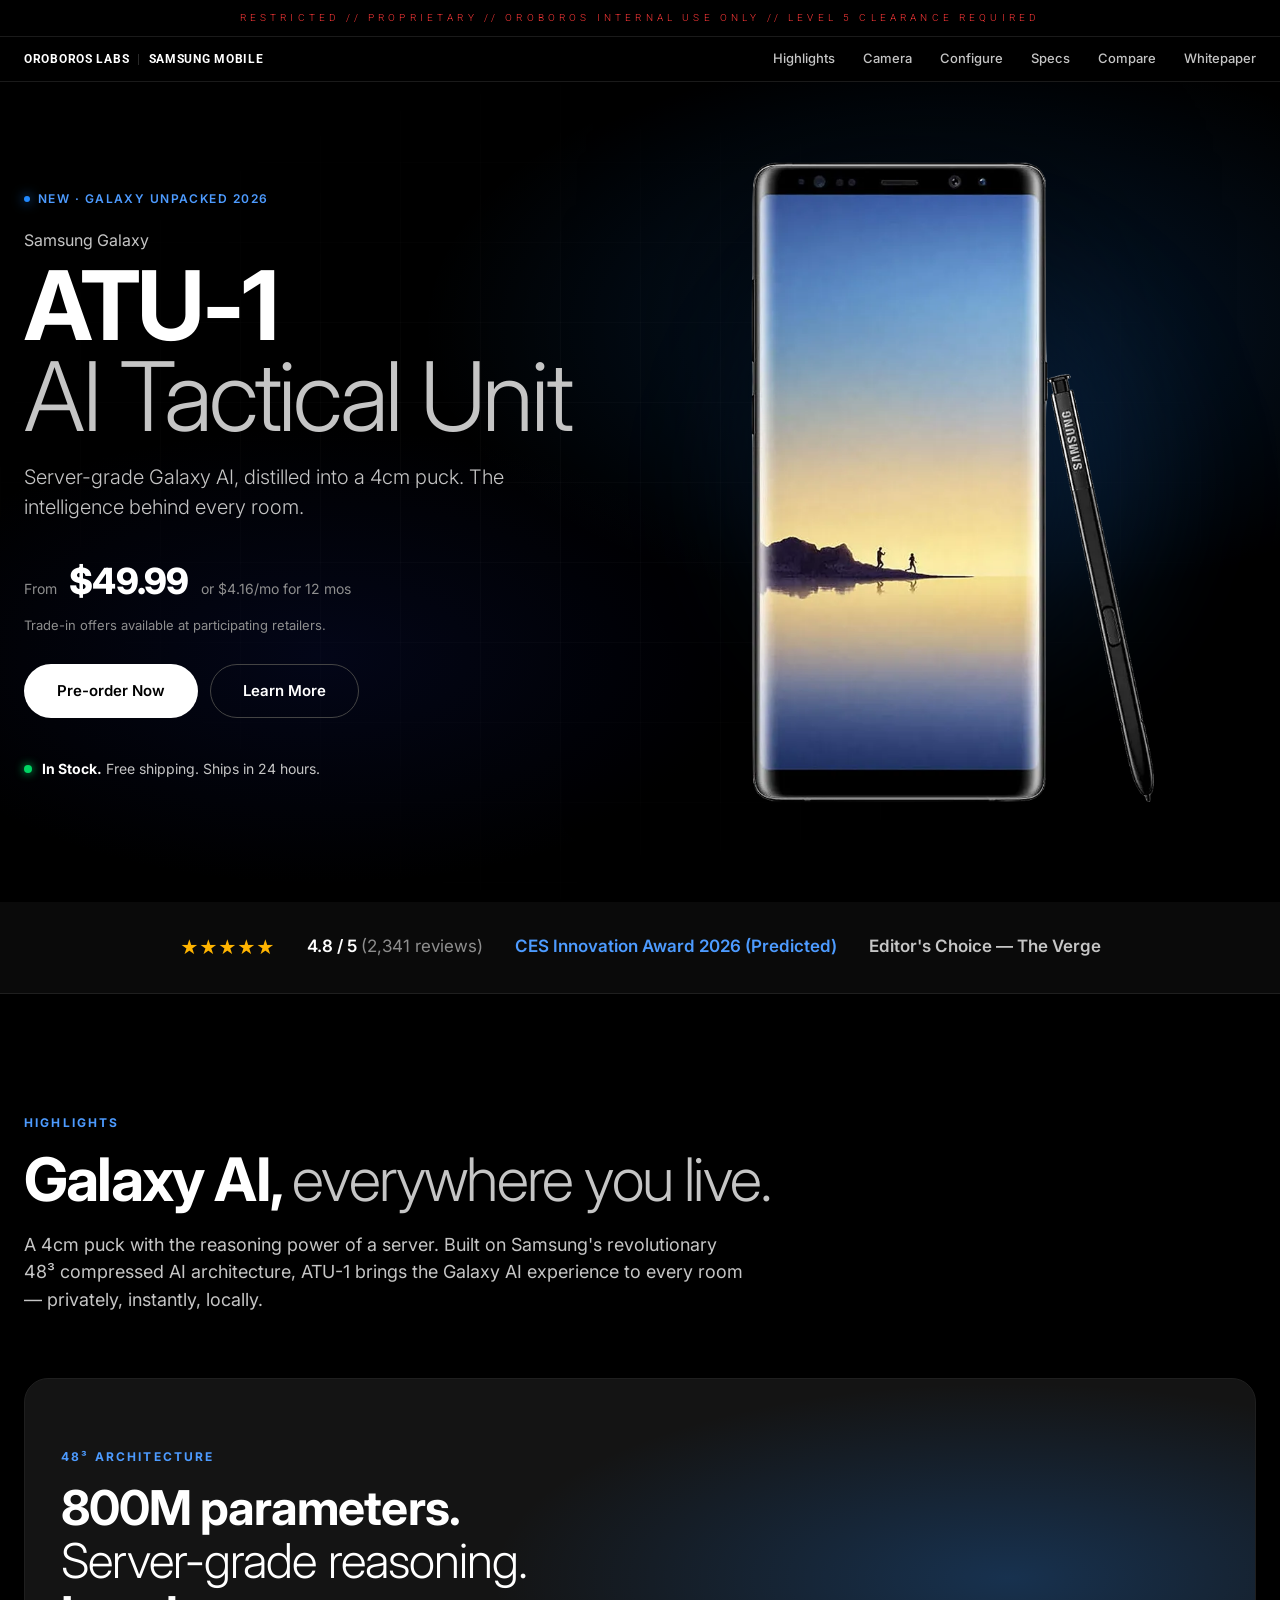
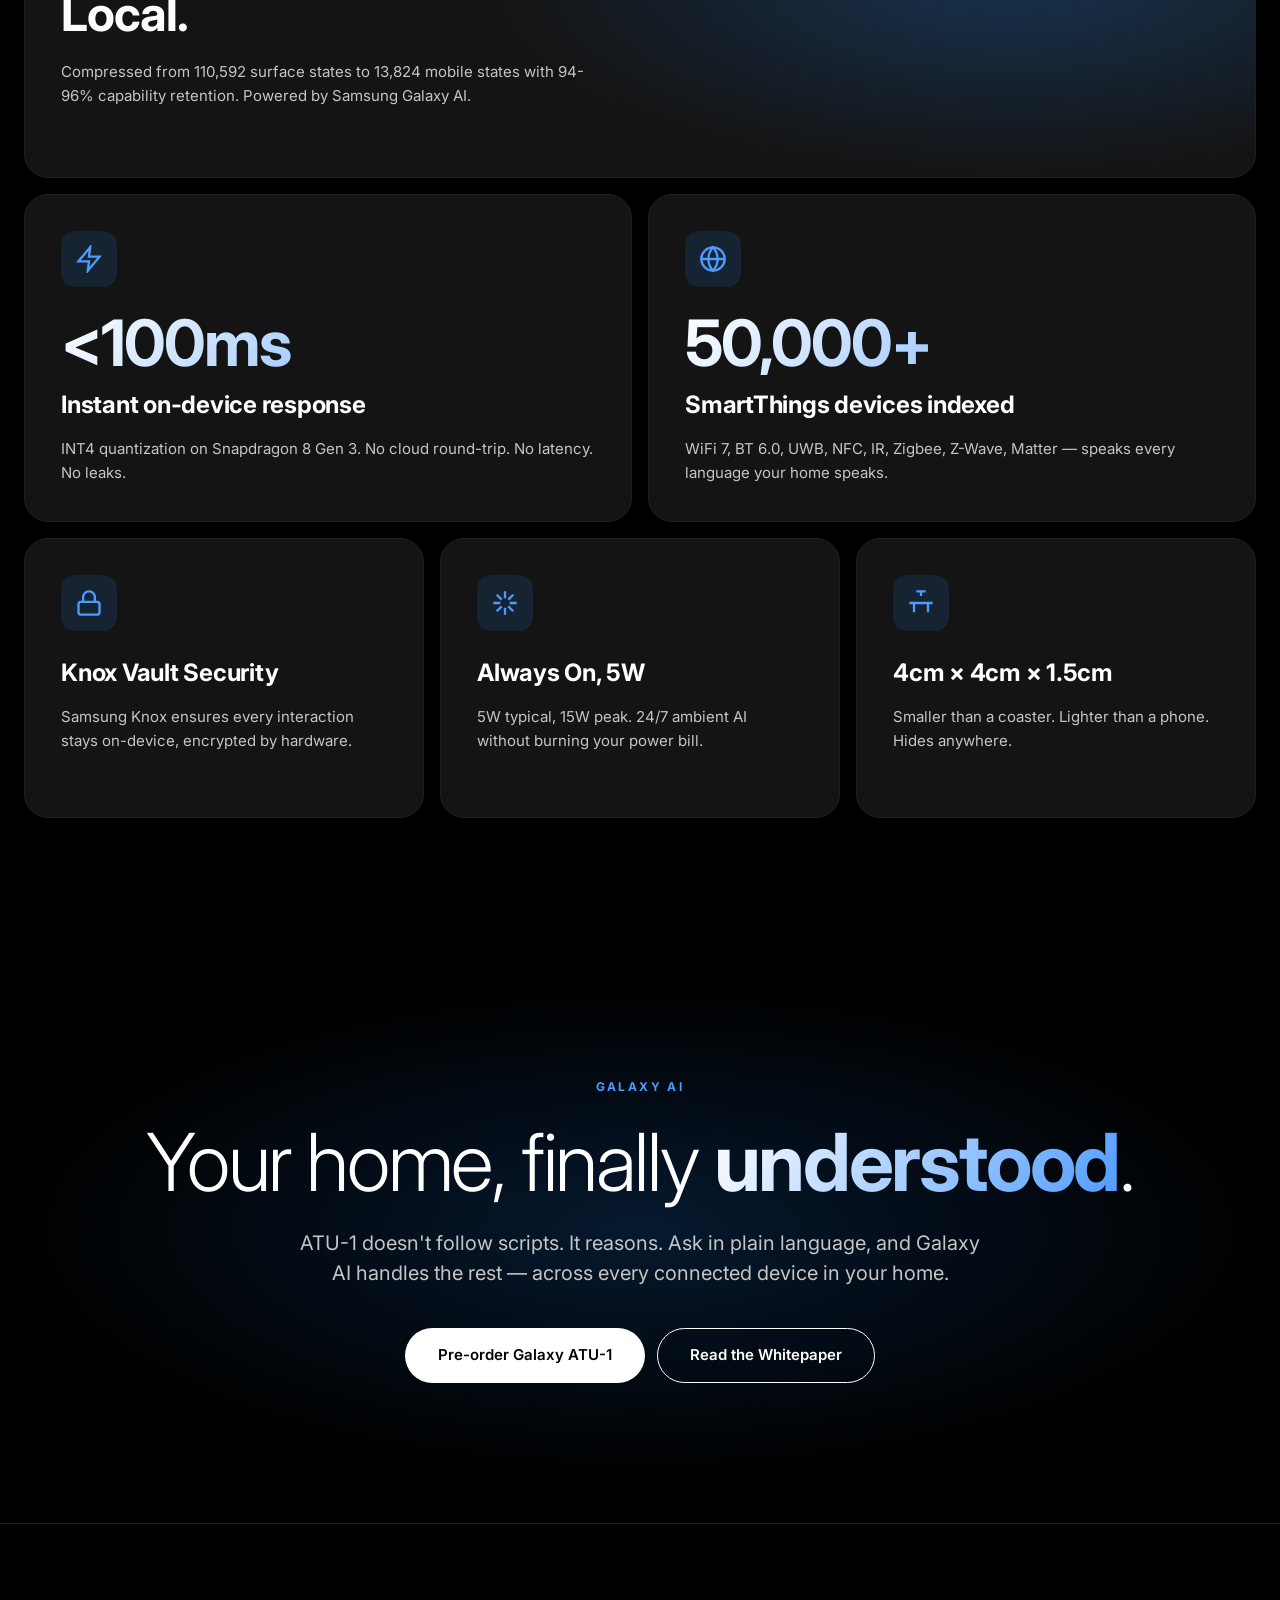
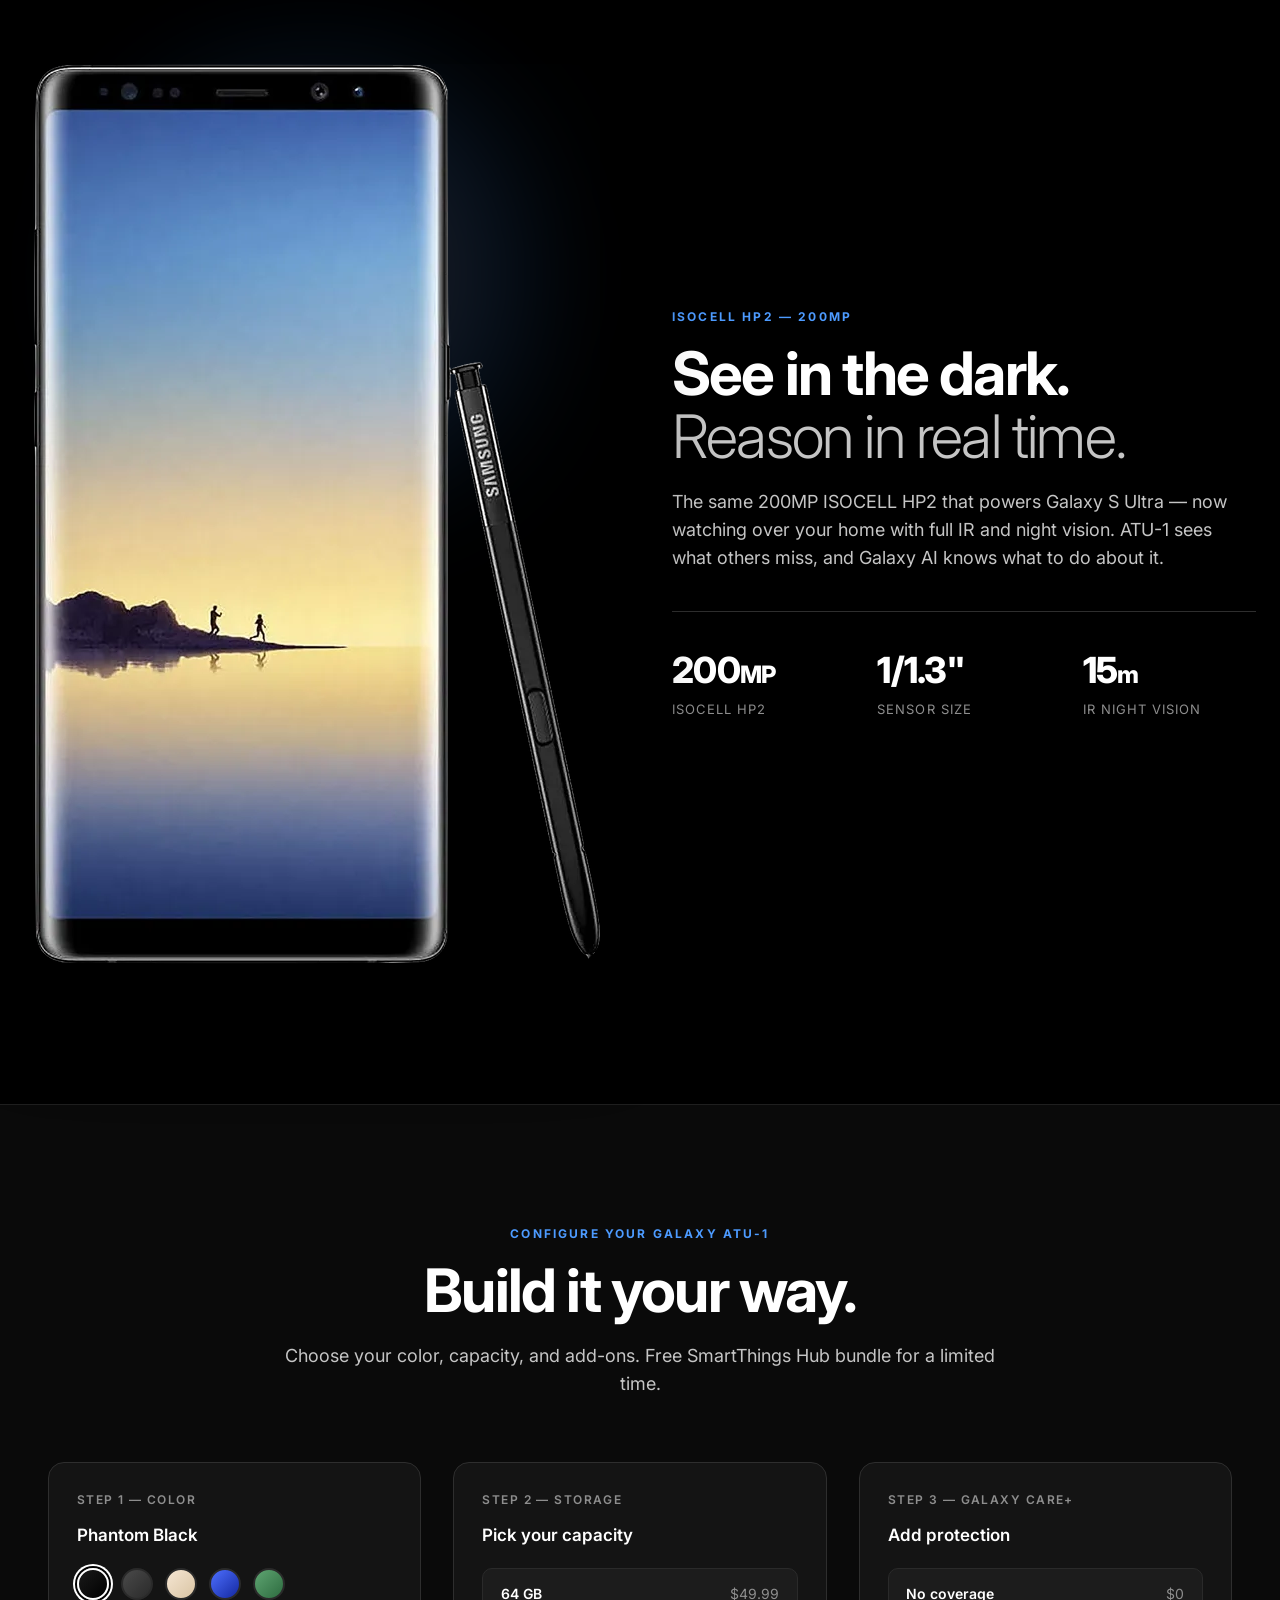
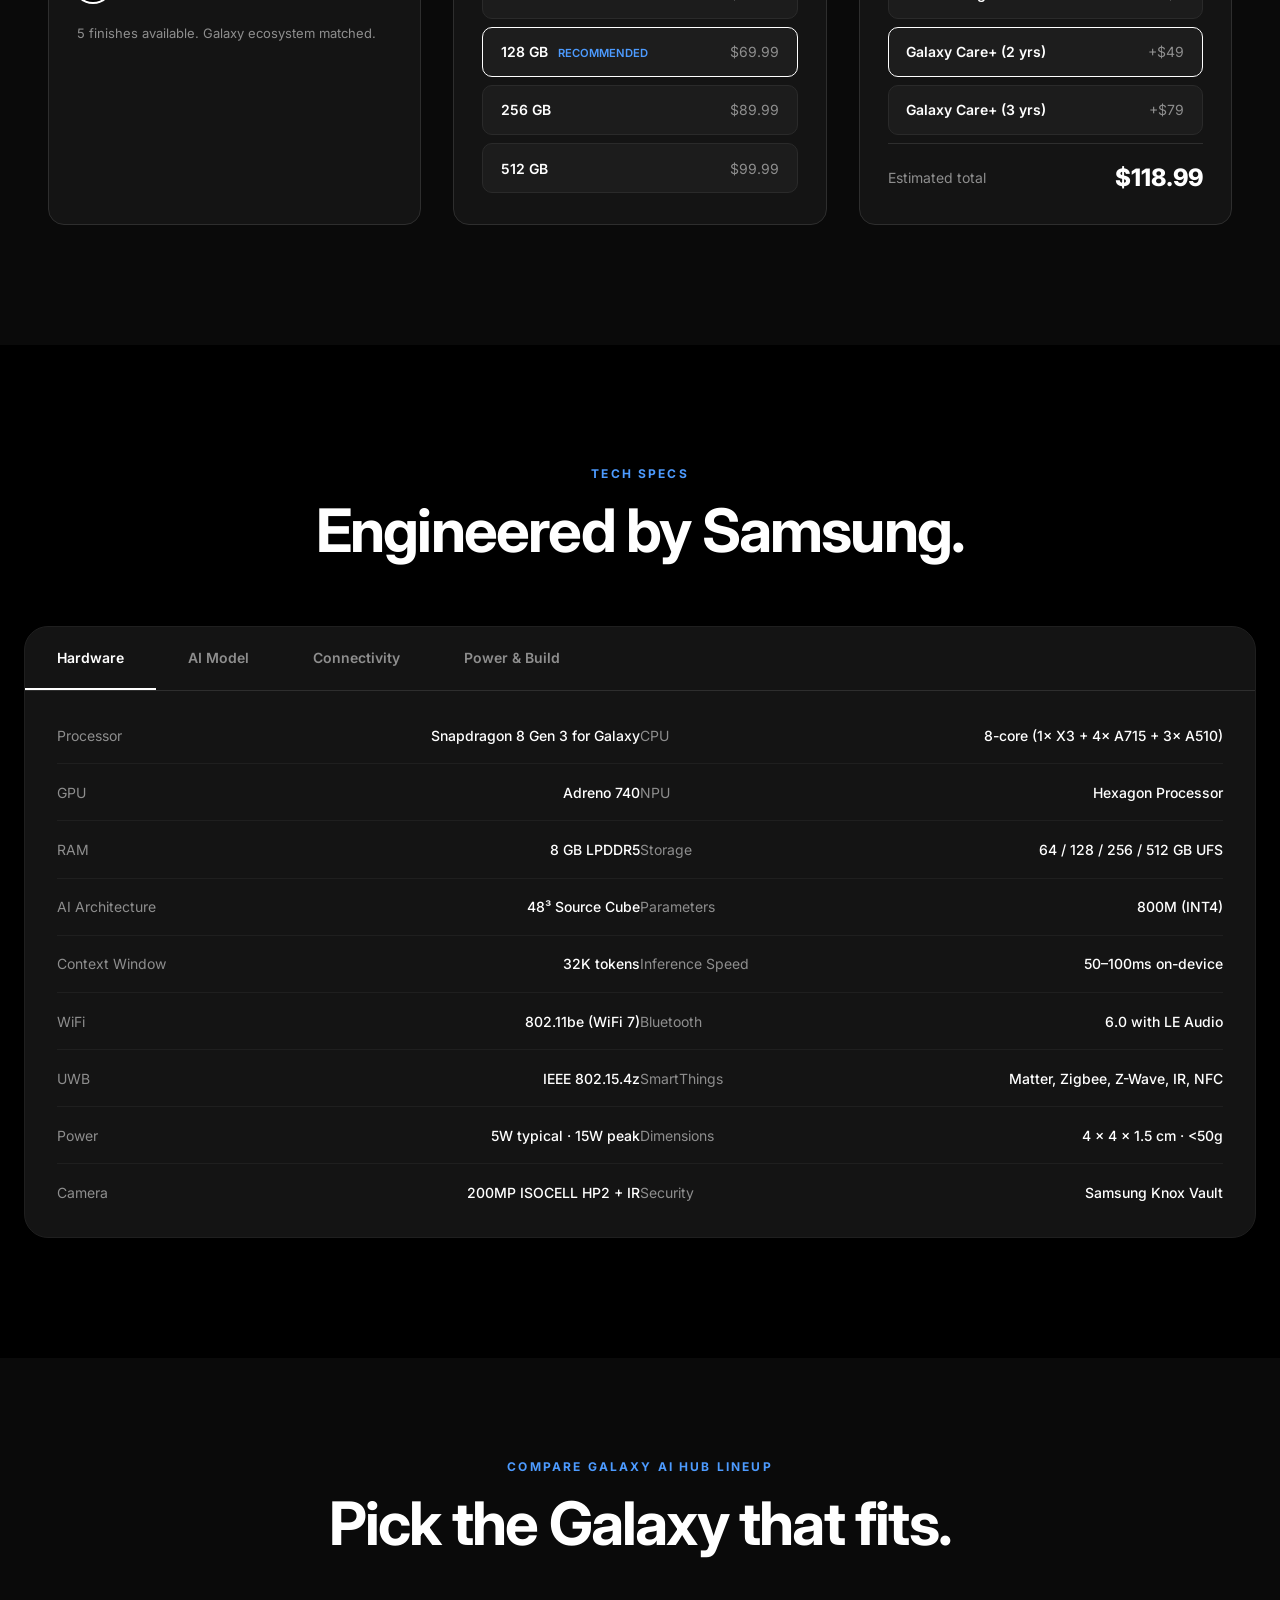
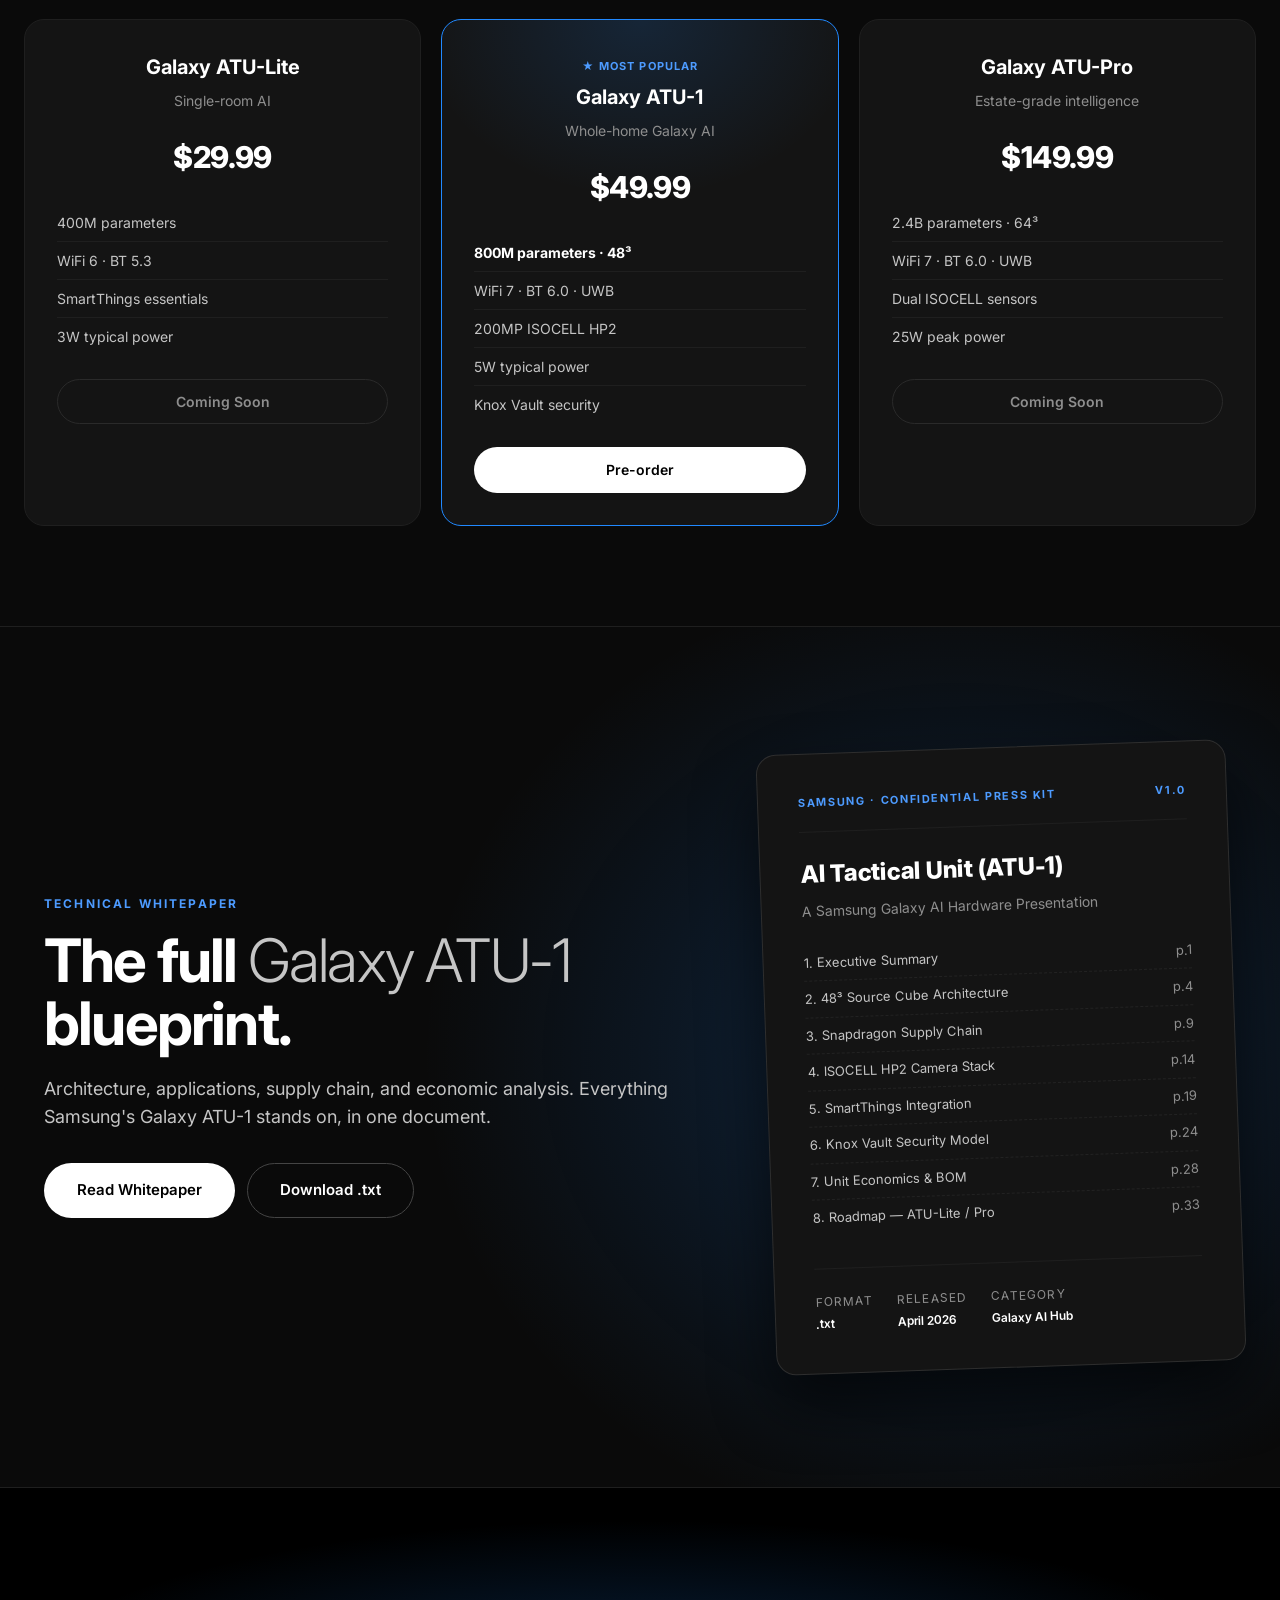
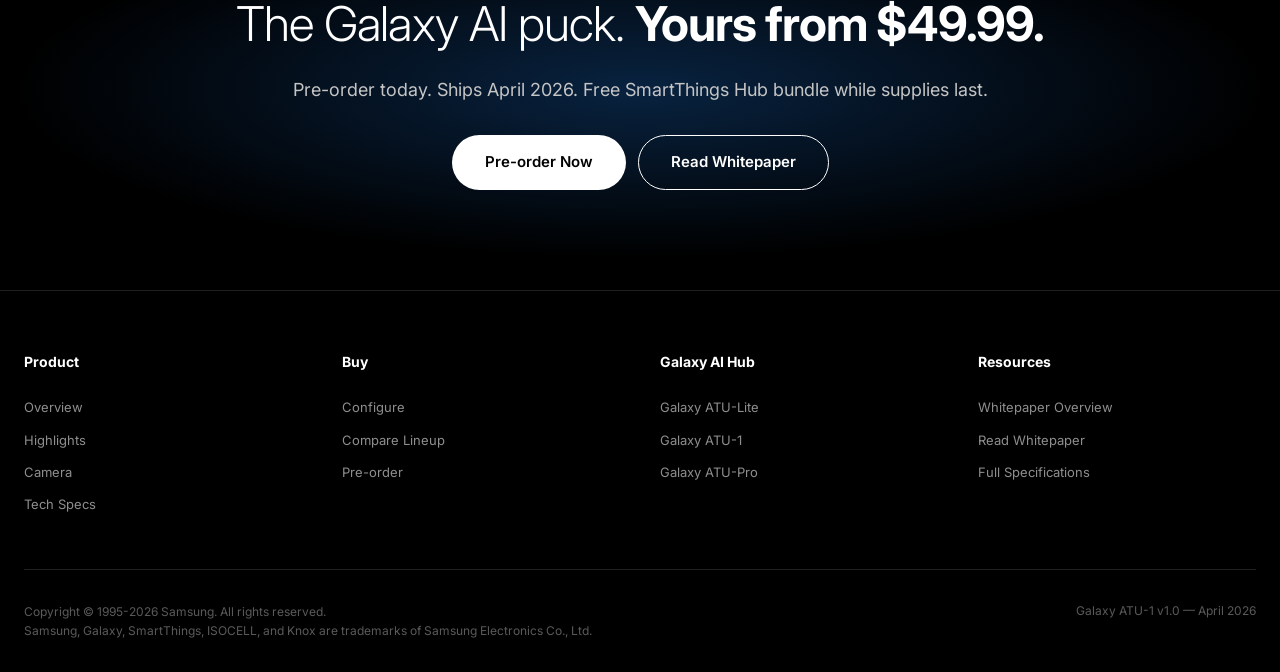
<file: index.html>
<!DOCTYPE html>
<html lang="en">
<head>
    <meta charset="UTF-8">
    <meta name="viewport" content="width=device-width, initial-scale=1.0">
    <title>Galaxy ATU-1 | Samsung</title>
    <meta name="description" content="Meet Galaxy ATU-1. Samsung's most advanced on-device AI. Server-grade reasoning in a 4cm puck.">
    <link href="https://fonts.googleapis.com/css2?family=Inter:wght@300;400;500;600;700;800;900&family=Roboto:wght@300;400;500;700;900&display=swap" rel="stylesheet">
    <style>
        :root {
            --samsung-blue: #1428a0;
            --samsung-blue-bright: #2189ff;
            --samsung-blue-glow: #4d9bff;
            --bg-black: #000000;
            --bg-elev-1: #0a0a0a;
            --bg-elev-2: #141414;
            --bg-elev-3: #1c1c1c;
            --text-primary: #ffffff;
            --text-secondary: #c5c5c5;
            --text-muted: #8e8e8e;
            --text-dim: #5a5a5a;
            --border: #1f1f1f;
            --border-light: #2e2e2e;
            --success: #00d563;
        }

        * { margin: 0; padding: 0; box-sizing: border-box; }
        html { scroll-behavior: smooth; }
        body {
            font-family: 'SamsungOne', 'Inter', -apple-system, BlinkMacSystemFont, 'Segoe UI', sans-serif;
            background: var(--bg-black);
            color: var(--text-primary);
            line-height: 1.5;
            overflow-x: hidden;
            -webkit-font-smoothing: antialiased;
        }

        a { color: inherit; text-decoration: none; }
        img { display: block; max-width: 100%; }

        /* Header */
        .site-header {
            position: sticky;
            top: 0;
            background: #000;
            border-bottom: 1px solid #1a1a1a;
            z-index: 1000;
        }
        .header-inner {
            max-width: 1440px;
            margin: 0 auto;
            padding: 0 1.5rem;
            display: flex;
            justify-content: space-between;
            align-items: center;
            height: 44px;
        }
        .header-brand {
            font-family: 'Roboto', sans-serif;
            font-size: 0.75rem;
            font-weight: 700;
            color: #fff;
            letter-spacing: 0.06em;
            text-transform: uppercase;
            white-space: nowrap;
        }
        .header-brand .bar {
            color: #444;
            font-weight: 300;
            margin: 0 4px;
        }
        .header-classification {
            font-size: 0.55rem;
            font-weight: 600;
            color: #ff3838;
            letter-spacing: 0.1em;
            text-transform: uppercase;
            white-space: nowrap;
        }
        .header-classification .sep {
            color: #444;
            margin: 0 4px;
        }
        .main-nav {
            display: flex;
            gap: 1.75rem;
            align-items: center;
        }
        .main-nav a {
            font-size: 0.8125rem;
            font-weight: 500;
            color: var(--text-secondary);
            transition: color 0.15s ease;
        }
        .main-nav a:hover { color: #fff; }

        /* Buttons */
        .btn {
            display: inline-flex;
            align-items: center;
            justify-content: center;
            padding: 0.7rem 1.5rem;
            border-radius: 999px;
            font-size: 0.875rem;
            font-weight: 600;
            cursor: pointer;
            transition: all 0.15s ease;
            border: 1.5px solid transparent;
            white-space: nowrap;
        }
        .btn-fill { background: #fff; color: #000; }
        .btn-fill:hover { background: #e6e6e6; }
        .btn-blue { background: var(--samsung-blue-bright); color: #fff; }
        .btn-blue:hover { background: #1976d2; }
        .btn-outline { background: transparent; color: #fff; border-color: #fff; }
        .btn-outline:hover { background: #fff; color: #000; }
        .btn-ghost { background: transparent; color: #fff; border-color: #444; }
        .btn-ghost:hover { border-color: #fff; }
        .btn-lg { padding: 0.95rem 2rem; font-size: 0.9375rem; }

        /* Hero */
        .hero {
            position: relative;
            background: #000;
            overflow: hidden;
            padding: 80px 0 100px;
        }
        .hero-bg {
            position: absolute;
            inset: 0;
            background:
                radial-gradient(ellipse 60% 50% at 75% 30%, rgba(33, 137, 255, 0.18), transparent 70%),
                radial-gradient(ellipse 50% 40% at 25% 70%, rgba(20, 40, 160, 0.15), transparent 70%);
        }
        .hero-bg::after {
            content: '';
            position: absolute;
            inset: 0;
            background-image:
                linear-gradient(rgba(255,255,255,0.025) 1px, transparent 1px),
                linear-gradient(90deg, rgba(255,255,255,0.025) 1px, transparent 1px);
            background-size: 80px 80px;
            mask-image: radial-gradient(ellipse at center, black 25%, transparent 75%);
        }
        .hero-inner {
            max-width: 1440px;
            margin: 0 auto;
            padding: 0 1.5rem;
            display: grid;
            grid-template-columns: 1fr 1.05fr;
            gap: 3rem;
            align-items: center;
            position: relative;
            z-index: 1;
        }
        .hero-flag {
            display: inline-flex;
            align-items: center;
            gap: 0.5rem;
            font-size: 0.75rem;
            font-weight: 600;
            color: var(--samsung-blue-glow);
            letter-spacing: 0.12em;
            text-transform: uppercase;
            margin-bottom: 1.25rem;
        }
        .hero-flag .dot {
            width: 6px; height: 6px;
            background: var(--samsung-blue-bright);
            border-radius: 50%;
            box-shadow: 0 0 12px var(--samsung-blue-bright);
        }
        .hero-eyebrow {
            font-size: 1rem;
            font-weight: 400;
            color: var(--text-secondary);
            margin-bottom: 0.5rem;
        }
        .hero-title {
            font-size: clamp(3rem, 8vw, 6rem);
            font-weight: 700;
            line-height: 0.95;
            letter-spacing: -0.035em;
            margin-bottom: 1.25rem;
        }
        .hero-title .accent {
            font-weight: 300;
            color: var(--text-secondary);
        }
        .hero-tagline {
            font-size: 1.25rem;
            color: var(--text-secondary);
            font-weight: 300;
            margin-bottom: 2rem;
            max-width: 480px;
            line-height: 1.5;
        }
        .price-block {
            display: flex;
            align-items: baseline;
            gap: 0.75rem;
            margin-bottom: 0.5rem;
            flex-wrap: wrap;
        }
        .price-from { font-size: 0.875rem; color: var(--text-muted); }
        .price-amount {
            font-size: 2.25rem;
            font-weight: 800;
            color: #fff;
            letter-spacing: -0.02em;
        }
        .price-period { font-size: 0.875rem; color: var(--text-muted); }
        .price-fineprint {
            font-size: 0.8125rem;
            color: var(--text-muted);
            margin-bottom: 1.75rem;
        }
        .hero-cta-row {
            display: flex;
            gap: 0.75rem;
            margin-bottom: 2.5rem;
            flex-wrap: wrap;
        }
        .stock-row {
            display: flex;
            align-items: center;
            gap: 0.625rem;
            font-size: 0.875rem;
            color: var(--text-secondary);
        }
        .stock-dot {
            width: 8px; height: 8px;
            background: var(--success);
            border-radius: 50%;
            box-shadow: 0 0 10px var(--success);
        }
        .hero-image-wrap {
            position: relative;
            display: flex;
            justify-content: center;
            align-items: center;
        }
        .hero-image-wrap::before {
            content: '';
            position: absolute;
            width: 520px; height: 520px;
            background: radial-gradient(circle, rgba(33, 137, 255, 0.4) 0%, transparent 65%);
            filter: blur(60px);
            z-index: 0;
        }
        .hero-image-wrap img {
            position: relative;
            z-index: 1;
            max-height: 640px;
            width: auto;
            filter: drop-shadow(0 40px 80px rgba(0,0,0,0.7));
            animation: heroFloat 7s ease-in-out infinite;
        }
        @keyframes heroFloat {
            0%,100% { transform: translateY(0); }
            50% { transform: translateY(-14px); }
        }

        /* Configurator */
        .configurator {
            background: var(--bg-elev-1);
            border-top: 1px solid var(--border);
            border-bottom: 1px solid var(--border);
            padding: 56px 0;
        }
        .configurator-inner {
            max-width: 1240px;
            margin: 0 auto;
            padding: 0 1.5rem;
            display: grid;
            grid-template-columns: repeat(3, 1fr);
            gap: 2rem;
        }
        .config-block {
            background: var(--bg-elev-2);
            border: 1px solid var(--border-light);
            border-radius: 16px;
            padding: 1.75rem;
        }
        .config-label {
            font-size: 0.75rem;
            color: var(--text-muted);
            text-transform: uppercase;
            letter-spacing: 0.12em;
            margin-bottom: 0.875rem;
            font-weight: 600;
        }
        .config-title {
            font-size: 1.0625rem;
            font-weight: 600;
            margin-bottom: 1.25rem;
        }
        .swatch-row {
            display: flex;
            gap: 0.75rem;
            flex-wrap: wrap;
        }
        .swatch {
            width: 32px; height: 32px;
            border-radius: 50%;
            cursor: pointer;
            border: 2px solid #2a2a2a;
            position: relative;
            transition: all 0.15s ease;
        }
        .swatch:hover { transform: scale(1.08); }
        .swatch.active {
            border-color: #fff;
            box-shadow: 0 0 0 2px #000, 0 0 0 4px #fff;
        }
        .swatch-black { background: linear-gradient(135deg, #1a1a1a, #000); }
        .swatch-graphite { background: linear-gradient(135deg, #4a4a4a, #2a2a2a); }
        .swatch-cream { background: linear-gradient(135deg, #f5e6d3, #d9c4a3); }
        .swatch-blue { background: linear-gradient(135deg, #4d6fff, #1428a0); }
        .swatch-green { background: linear-gradient(135deg, #5fa572, #2d6b3f); }

        .option-row {
            display: flex;
            flex-direction: column;
            gap: 0.5rem;
        }
        .option-pill {
            display: flex;
            justify-content: space-between;
            align-items: center;
            padding: 0.85rem 1.1rem;
            background: var(--bg-elev-3);
            border: 1.5px solid #2a2a2a;
            border-radius: 10px;
            cursor: pointer;
            transition: all 0.15s ease;
            font-size: 0.875rem;
        }
        .option-pill:hover { border-color: #555; }
        .option-pill.active {
            border-color: #fff;
            background: rgba(255,255,255,0.04);
        }
        .option-pill .opt-name { font-weight: 600; }
        .option-pill .opt-price { color: var(--text-muted); }

        .total-summary {
            display: flex;
            justify-content: space-between;
            align-items: center;
            padding-top: 1rem;
            border-top: 1px solid var(--border-light);
            margin-top: 0.5rem;
        }
        .total-label { font-size: 0.875rem; color: var(--text-muted); }
        .total-amount {
            font-size: 1.5rem;
            font-weight: 800;
        }

        /* Section */
        .section { padding: 120px 0; background: #000; }
        .section.alt { background: var(--bg-elev-1); }
        .section-inner {
            max-width: 1440px;
            margin: 0 auto;
            padding: 0 1.5rem;
        }
        .section-eyebrow {
            font-size: 0.75rem;
            color: var(--samsung-blue-glow);
            font-weight: 700;
            letter-spacing: 0.18em;
            text-transform: uppercase;
            margin-bottom: 1rem;
        }
        .section-title {
            font-size: clamp(2.25rem, 5vw, 3.75rem);
            font-weight: 700;
            line-height: 1.05;
            letter-spacing: -0.03em;
            margin-bottom: 1.25rem;
        }
        .section-title .light { font-weight: 300; color: var(--text-secondary); }
        .section-subtitle {
            font-size: 1.125rem;
            color: var(--text-secondary);
            max-width: 720px;
            line-height: 1.55;
        }
        .section-header { margin-bottom: 4rem; max-width: 900px; }
        .section-header.center { text-align: center; margin: 0 auto 4rem; }

        /* Breakout */
        .breakout {
            padding: 140px 0;
            background:
                radial-gradient(ellipse 70% 60% at 50% 50%, rgba(33, 137, 255, 0.18), transparent 70%),
                #000;
            text-align: center;
        }
        .breakout-eyebrow {
            font-size: 0.75rem;
            color: var(--samsung-blue-glow);
            font-weight: 700;
            letter-spacing: 0.2em;
            text-transform: uppercase;
            margin-bottom: 1.5rem;
        }
        .breakout-title {
            font-size: clamp(2.5rem, 7vw, 5rem);
            font-weight: 300;
            line-height: 1.05;
            letter-spacing: -0.03em;
            margin-bottom: 1.5rem;
            max-width: 1100px;
            margin-left: auto;
            margin-right: auto;
        }
        .breakout-title strong {
            font-weight: 700;
            background: linear-gradient(120deg, #fff 0%, var(--samsung-blue-glow) 100%);
            -webkit-background-clip: text;
            -webkit-text-fill-color: transparent;
            background-clip: text;
        }
        .breakout-sub {
            font-size: 1.25rem;
            color: var(--text-secondary);
            max-width: 700px;
            margin: 0 auto 2.5rem;
        }

        /* Mosaic */
        .mosaic {
            display: grid;
            grid-template-columns: repeat(6, 1fr);
            grid-auto-rows: minmax(280px, auto);
            gap: 1rem;
        }
        .mosaic-card {
            background: var(--bg-elev-2);
            border: 1px solid var(--border);
            border-radius: 24px;
            padding: 2.25rem;
            position: relative;
            overflow: hidden;
            transition: all 0.3s ease;
        }
        .mosaic-card:hover {
            border-color: var(--border-light);
            transform: translateY(-4px);
        }
        .mosaic-card.span-3 { grid-column: span 3; }
        .mosaic-card.span-2 { grid-column: span 2; }
        .mosaic-card.feature-hero {
            grid-column: span 6;
            min-height: 400px;
            background:
                radial-gradient(ellipse 60% 70% at 80% 50%, rgba(33, 137, 255, 0.25), transparent 70%),
                var(--bg-elev-2);
            display: flex;
            align-items: center;
        }
        .mosaic-icon {
            width: 56px; height: 56px;
            border-radius: 14px;
            background: rgba(33, 137, 255, 0.12);
            color: var(--samsung-blue-glow);
            display: flex;
            align-items: center;
            justify-content: center;
            margin-bottom: 1.5rem;
        }
        .mosaic-stat {
            font-size: clamp(2.5rem, 5vw, 4rem);
            font-weight: 700;
            line-height: 1;
            letter-spacing: -0.03em;
            margin-bottom: 0.75rem;
            background: linear-gradient(135deg, #fff 0%, var(--samsung-blue-glow) 100%);
            -webkit-background-clip: text;
            -webkit-text-fill-color: transparent;
            background-clip: text;
        }
        .mosaic-title {
            font-size: 1.5rem;
            font-weight: 700;
            margin-bottom: 0.875rem;
            letter-spacing: -0.01em;
        }
        .mosaic-text {
            font-size: 0.9375rem;
            color: var(--text-secondary);
            line-height: 1.6;
        }
        .feature-hero-content { max-width: 540px; }
        .feature-hero-title {
            font-size: clamp(2rem, 4vw, 3rem);
            font-weight: 300;
            line-height: 1.1;
            letter-spacing: -0.02em;
            margin-bottom: 1.25rem;
        }
        .feature-hero-title strong { font-weight: 700; }

        /* Showcase */
        .showcase {
            padding: 140px 0;
            background: #000;
            border-top: 1px solid var(--border);
            border-bottom: 1px solid var(--border);
        }
        .showcase-inner {
            max-width: 1440px;
            margin: 0 auto;
            padding: 0 1.5rem;
            display: grid;
            grid-template-columns: 1fr 1fr;
            gap: 4rem;
            align-items: center;
        }
        .showcase-image {
            position: relative;
            display: flex;
            justify-content: center;
        }
        .showcase-image::before {
            content: '';
            position: absolute;
            width: 420px; height: 420px;
            background: radial-gradient(circle, rgba(255, 140, 80, 0.2) 0%, rgba(33, 137, 255, 0.18) 60%, transparent 80%);
            filter: blur(60px);
        }
        .showcase-image img {
            position: relative;
            z-index: 1;
            border-radius: 28px;
            box-shadow: 0 40px 100px rgba(0,0,0,0.7);
        }
        .stat-row {
            display: grid;
            grid-template-columns: repeat(3, 1fr);
            gap: 2rem;
            margin-top: 2.5rem;
            padding-top: 2.5rem;
            border-top: 1px solid var(--border-light);
        }
        .stat-item .stat-value {
            font-size: 2.25rem;
            font-weight: 800;
            line-height: 1;
            letter-spacing: -0.02em;
            margin-bottom: 0.5rem;
            display: block;
        }
        .stat-item .stat-label {
            font-size: 0.8125rem;
            color: var(--text-muted);
            text-transform: uppercase;
            letter-spacing: 0.08em;
        }

        /* Reviews */
        .reviews-bar {
            background: var(--bg-elev-1);
            padding: 32px 0;
            border-bottom: 1px solid var(--border);
        }
        .reviews-inner {
            max-width: 1240px;
            margin: 0 auto;
            padding: 0 1.5rem;
            display: flex;
            justify-content: center;
            align-items: center;
            gap: 2rem;
            flex-wrap: wrap;
        }
        .stars {
            display: inline-flex;
            gap: 2px;
            color: #ffb400;
            font-size: 1.125rem;
        }
        .review-stat { font-size: 1.0625rem; font-weight: 600; }
        .review-stat span { color: var(--text-muted); font-weight: 400; }

        /* Specs */
        .specs-table-wrap {
            background: var(--bg-elev-2);
            border: 1px solid var(--border);
            border-radius: 24px;
            overflow: hidden;
        }
        .specs-tabs {
            display: flex;
            border-bottom: 1px solid var(--border-light);
            overflow-x: auto;
        }
        .spec-tab {
            padding: 1.25rem 2rem;
            font-size: 0.875rem;
            font-weight: 600;
            color: var(--text-muted);
            cursor: pointer;
            white-space: nowrap;
            border-bottom: 2px solid transparent;
            transition: all 0.15s ease;
        }
        .spec-tab:hover { color: #fff; }
        .spec-tab.active {
            color: #fff;
            border-bottom-color: #fff;
        }
        .specs-grid {
            display: grid;
            grid-template-columns: repeat(2, 1fr);
            padding: 1rem 2rem;
        }
        .spec-line {
            display: flex;
            justify-content: space-between;
            padding: 1.1rem 0;
            border-bottom: 1px solid var(--border);
            gap: 2rem;
        }
        .specs-grid > .spec-line:nth-last-child(-n+2) { border-bottom: none; }
        .spec-line .label { color: var(--text-muted); font-size: 0.875rem; }
        .spec-line .val { color: #fff; font-size: 0.875rem; font-weight: 500; text-align: right; }

        /* Compare */
        .compare {
            padding: 100px 0;
            background: var(--bg-elev-1);
        }
        .compare-grid {
            display: grid;
            grid-template-columns: repeat(3, 1fr);
            gap: 1.25rem;
        }
        .compare-card {
            background: var(--bg-elev-2);
            border: 1px solid var(--border);
            border-radius: 20px;
            padding: 2rem;
            text-align: center;
            transition: all 0.2s ease;
        }
        .compare-card:hover { border-color: var(--samsung-blue-bright); }
        .compare-card.featured {
            border: 1.5px solid var(--samsung-blue-bright);
            background:
                radial-gradient(ellipse 80% 50% at 50% 0%, rgba(33,137,255,0.15), transparent 70%),
                var(--bg-elev-2);
        }
        .compare-badge {
            display: inline-block;
            font-size: 0.6875rem;
            font-weight: 700;
            letter-spacing: 0.1em;
            text-transform: uppercase;
            color: var(--samsung-blue-glow);
            margin-bottom: 0.5rem;
        }
        .compare-name {
            font-size: 1.25rem;
            font-weight: 700;
            margin-bottom: 0.5rem;
        }
        .compare-tagline {
            font-size: 0.875rem;
            color: var(--text-muted);
            margin-bottom: 1.5rem;
        }
        .compare-price {
            font-size: 1.875rem;
            font-weight: 800;
            margin-bottom: 1.5rem;
            letter-spacing: -0.02em;
        }
        .compare-list {
            list-style: none;
            text-align: left;
            margin-bottom: 1.5rem;
        }
        .compare-list li {
            font-size: 0.875rem;
            color: var(--text-secondary);
            padding: 0.5rem 0;
            border-bottom: 1px solid var(--border);
        }
        .compare-list li:last-child { border-bottom: none; }
        .compare-soon {
            display: inline-block;
            padding: 0.7rem 1.5rem;
            border-radius: 999px;
            font-size: 0.875rem;
            font-weight: 600;
            color: var(--text-muted);
            border: 1.5px solid #2a2a2a;
            width: 100%;
            box-sizing: border-box;
        }

        /* Phone mockup (blank concept frames with rendered UI on screen) */
        .phone-mock {
            position: relative;
            width: 100%;
            max-width: 340px;
            margin: 0 auto;
            filter: drop-shadow(0 30px 60px rgba(0,0,0,0.7));
        }
        .phone-mock img {
            width: 100%;
            display: block;
            position: relative;
            z-index: 2;
        }
        .phone-mock-screen {
            position: absolute;
            z-index: 1;
            background: #000;
            overflow: hidden;
            font-size: 0.6rem;
            display: flex;
            flex-direction: column;
            color: #fff;
        }
        .phone-mock.notch .phone-mock-screen {
            top: 7.5%; bottom: 7.5%;
            left: 27.2%; right: 27.2%;
            border-radius: 22px;
        }
        .phone-mock.clean .phone-mock-screen {
            top: 6%; bottom: 6%;
            left: 27.2%; right: 27.2%;
            border-radius: 22px;
        }
        .ph-statusbar {
            display: flex;
            justify-content: space-between;
            align-items: center;
            padding: 6px 14px 4px;
            font-size: 0.55rem;
            font-weight: 600;
            color: #fff;
        }
        .phone-mock.notch .ph-statusbar { padding-top: 16px; }
        .ph-statusbar-icons {
            display: inline-flex;
            gap: 3px;
            align-items: center;
        }
        .ph-content {
            flex: 1;
            padding: 8px 12px;
            overflow: hidden;
        }
        .ph-app-header {
            display: flex;
            justify-content: space-between;
            align-items: center;
            margin-bottom: 10px;
        }
        .ph-app-name {
            font-size: 0.7rem;
            font-weight: 800;
            letter-spacing: 0.04em;
        }
        .ph-app-name .blue { color: var(--samsung-blue-glow); }
        .ph-app-icon {
            width: 18px; height: 18px;
            border-radius: 50%;
            background: rgba(255,255,255,0.12);
            display: inline-flex;
            align-items: center;
            justify-content: center;
            font-size: 0.55rem;
        }
        .ph-card {
            background: linear-gradient(135deg, #1a3a8a, #0f1f5c);
            border-radius: 12px;
            padding: 10px;
            margin-bottom: 8px;
            position: relative;
            overflow: hidden;
        }
        .ph-card::before {
            content: '';
            position: absolute;
            top: -20px; right: -20px;
            width: 70px; height: 70px;
            background: radial-gradient(circle, rgba(77,155,255,0.4), transparent 70%);
            border-radius: 50%;
        }
        .ph-card-label {
            font-size: 0.5rem;
            color: rgba(255,255,255,0.7);
            text-transform: uppercase;
            letter-spacing: 0.08em;
            margin-bottom: 4px;
        }
        .ph-card-title {
            font-size: 0.75rem;
            font-weight: 700;
            margin-bottom: 2px;
        }
        .ph-card-status {
            display: inline-flex;
            align-items: center;
            gap: 4px;
            font-size: 0.55rem;
            color: var(--success);
            margin-top: 4px;
        }
        .ph-card-status::before {
            content: '';
            width: 5px; height: 5px;
            background: var(--success);
            border-radius: 50%;
            box-shadow: 0 0 6px var(--success);
        }
        .ph-grid {
            display: grid;
            grid-template-columns: 1fr 1fr;
            gap: 5px;
            margin-bottom: 8px;
        }
        .ph-stat {
            background: rgba(255,255,255,0.06);
            border-radius: 8px;
            padding: 6px 8px;
        }
        .ph-stat-val {
            font-size: 0.78rem;
            font-weight: 800;
            color: #fff;
        }
        .ph-stat-val.blue { color: var(--samsung-blue-glow); }
        .ph-stat-key {
            font-size: 0.45rem;
            color: rgba(255,255,255,0.5);
            text-transform: uppercase;
            letter-spacing: 0.06em;
            margin-top: 1px;
        }
        .ph-section-h {
            font-size: 0.55rem;
            font-weight: 700;
            text-transform: uppercase;
            letter-spacing: 0.08em;
            color: rgba(255,255,255,0.5);
            margin: 6px 0 5px;
        }
        .ph-event {
            display: flex;
            justify-content: space-between;
            padding: 4px 0;
            font-size: 0.55rem;
            border-bottom: 1px solid rgba(255,255,255,0.06);
        }
        .ph-event:last-child { border-bottom: none; }
        .ph-event-time { color: rgba(255,255,255,0.4); }
        .ph-tabbar {
            display: flex;
            justify-content: space-around;
            padding: 8px 0 12px;
            border-top: 1px solid rgba(255,255,255,0.08);
            font-size: 0.5rem;
        }
        .ph-tab {
            flex: 1;
            text-align: center;
            color: rgba(255,255,255,0.4);
        }
        .ph-tab.active { color: var(--samsung-blue-glow); }

        /* Live cam phone */
        .ph-cam-wrap {
            position: relative;
            flex: 1;
            background:
                radial-gradient(ellipse at top, #2a3f5f 0%, #0a1320 60%, #000 100%);
            overflow: hidden;
            border-radius: 8px;
            margin: 6px;
        }
        .ph-cam-wrap::after {
            content: '';
            position: absolute;
            inset: 0;
            background-image:
                linear-gradient(rgba(255,255,255,0.04) 1px, transparent 1px),
                linear-gradient(90deg, rgba(255,255,255,0.04) 1px, transparent 1px);
            background-size: 14px 14px;
        }
        .ph-cam-toplabel {
            position: absolute;
            top: 8px; left: 8px;
            background: rgba(0,0,0,0.6);
            padding: 3px 6px;
            border-radius: 4px;
            font-size: 0.5rem;
            font-weight: 700;
            display: inline-flex;
            gap: 4px;
            align-items: center;
            z-index: 2;
        }
        .ph-cam-toplabel::before {
            content: '';
            width: 5px; height: 5px;
            background: #ff3838;
            border-radius: 50%;
            animation: rec 1.2s infinite;
        }
        @keyframes rec { 0%,100%{opacity:1} 50%{opacity:0.3} }
        .ph-cam-detect {
            position: absolute;
            border: 1.5px solid var(--samsung-blue-glow);
            border-radius: 3px;
            z-index: 2;
        }
        .ph-cam-detect::after {
            content: attr(data-label);
            position: absolute;
            top: -14px;
            left: -1px;
            background: var(--samsung-blue-glow);
            color: #000;
            font-size: 0.5rem;
            font-weight: 700;
            padding: 1px 4px;
            border-radius: 2px;
            white-space: nowrap;
        }
        .ph-cam-summary {
            position: absolute;
            bottom: 6px;
            left: 6px; right: 6px;
            background: rgba(0,0,0,0.65);
            backdrop-filter: blur(8px);
            border-radius: 8px;
            padding: 6px 8px;
            z-index: 3;
            font-size: 0.55rem;
        }
        .ph-cam-summary strong { color: var(--samsung-blue-glow); }
        .ph-action-row {
            display: flex;
            gap: 5px;
            padding: 0 8px 12px;
        }
        .ph-pill {
            flex: 1;
            background: rgba(255,255,255,0.08);
            border-radius: 999px;
            padding: 5px 8px;
            font-size: 0.52rem;
            font-weight: 600;
            text-align: center;
        }
        .ph-pill.primary {
            background: var(--samsung-blue-bright);
        }

        /* Companion App section */
        .companion {
            padding: 140px 0;
            background:
                radial-gradient(ellipse 60% 50% at 30% 30%, rgba(33,137,255,0.12), transparent 70%),
                radial-gradient(ellipse 50% 60% at 80% 70%, rgba(20,40,160,0.12), transparent 70%),
                #000;
            border-top: 1px solid var(--border);
            border-bottom: 1px solid var(--border);
        }
        .companion-inner {
            max-width: 1440px;
            margin: 0 auto;
            padding: 0 1.5rem;
        }
        .companion-grid {
            display: grid;
            grid-template-columns: 1fr 1fr;
            gap: 3rem;
            align-items: center;
        }
        .companion-phones {
            display: grid;
            grid-template-columns: 1fr 1fr;
            gap: 1.5rem;
            align-items: end;
        }
        .companion-phone-col {
            position: relative;
        }
        .companion-phone-col:first-child { transform: translateY(-30px); }
        .companion-phone-col:last-child { transform: translateY(30px); }
        .companion-caption {
            text-align: center;
            margin-top: 1rem;
            font-size: 0.8125rem;
            color: var(--text-muted);
            font-weight: 500;
        }
        .companion-caption strong { color: #fff; }

        /* Proposal stamp */
        .proposal-stamp {
            display: inline-flex;
            align-items: center;
            gap: 0.625rem;
            background: rgba(33,137,255,0.08);
            border: 1px solid rgba(77,155,255,0.3);
            color: var(--samsung-blue-glow);
            padding: 0.45rem 0.85rem;
            border-radius: 6px;
            font-size: 0.6875rem;
            font-weight: 700;
            letter-spacing: 0.14em;
            text-transform: uppercase;
            margin-bottom: 1.5rem;
        }
        .proposal-stamp .stamp-square {
            width: 8px; height: 8px;
            background: var(--samsung-blue-bright);
        }

        /* Why Samsung / Proposal section */
        .proposal {
            padding: 140px 0;
            background: #000;
        }
        .proposal-grid {
            display: grid;
            grid-template-columns: repeat(3, 1fr);
            gap: 1.25rem;
        }
        .proposal-card {
            background: var(--bg-elev-2);
            border: 1px solid var(--border);
            border-radius: 20px;
            padding: 2rem;
            position: relative;
            overflow: hidden;
            transition: all 0.3s ease;
        }
        .proposal-card:hover {
            border-color: var(--samsung-blue-bright);
            transform: translateY(-4px);
        }
        .proposal-card-num {
            font-size: 3.5rem;
            font-weight: 800;
            line-height: 1;
            background: linear-gradient(135deg, var(--samsung-blue-glow) 0%, transparent 100%);
            -webkit-background-clip: text;
            -webkit-text-fill-color: transparent;
            background-clip: text;
            margin-bottom: 0.75rem;
        }
        .proposal-card-title {
            font-size: 1.25rem;
            font-weight: 700;
            margin-bottom: 0.875rem;
        }
        .proposal-card-text {
            font-size: 0.9375rem;
            color: var(--text-secondary);
            line-height: 1.6;
        }

        /* Projections */
        .projections {
            padding: 140px 0;
            background:
                radial-gradient(ellipse 60% 70% at 50% 50%, rgba(33,137,255,0.15), transparent 70%),
                var(--bg-elev-1);
            border-top: 1px solid var(--border);
            border-bottom: 1px solid var(--border);
        }
        .projection-grid {
            display: grid;
            grid-template-columns: repeat(4, 1fr);
            gap: 1rem;
            margin-bottom: 3rem;
        }
        .projection-card {
            background: var(--bg-elev-2);
            border: 1px solid var(--border);
            border-radius: 16px;
            padding: 1.75rem;
        }
        .projection-label {
            font-size: 0.7rem;
            color: var(--text-muted);
            text-transform: uppercase;
            letter-spacing: 0.12em;
            font-weight: 700;
            margin-bottom: 0.75rem;
        }
        .projection-value {
            font-size: 2.25rem;
            font-weight: 800;
            background: linear-gradient(135deg, #fff 0%, var(--samsung-blue-glow) 100%);
            -webkit-background-clip: text;
            -webkit-text-fill-color: transparent;
            background-clip: text;
            line-height: 1;
            letter-spacing: -0.02em;
            margin-bottom: 0.5rem;
        }
        .projection-detail {
            font-size: 0.8125rem;
            color: var(--text-secondary);
            line-height: 1.5;
        }

        /* Year roadmap */
        .roadmap-row {
            display: grid;
            grid-template-columns: repeat(3, 1fr);
            gap: 1rem;
        }
        .roadmap-card {
            background: var(--bg-elev-2);
            border: 1px solid var(--border);
            border-radius: 16px;
            padding: 1.75rem;
            position: relative;
        }
        .roadmap-card.current {
            border-color: var(--samsung-blue-bright);
            background:
                radial-gradient(ellipse 70% 50% at 50% 0%, rgba(33,137,255,0.15), transparent 70%),
                var(--bg-elev-2);
        }
        .roadmap-year {
            font-size: 0.875rem;
            font-weight: 700;
            color: var(--samsung-blue-glow);
            letter-spacing: 0.1em;
            margin-bottom: 0.5rem;
        }
        .roadmap-title {
            font-size: 1.25rem;
            font-weight: 700;
            margin-bottom: 1rem;
        }
        .roadmap-list { list-style: none; }
        .roadmap-list li {
            font-size: 0.875rem;
            color: var(--text-secondary);
            padding: 0.5rem 0;
            border-bottom: 1px solid var(--border);
        }
        .roadmap-list li:last-child { border-bottom: none; }
        .roadmap-list li::before {
            content: '→';
            color: var(--samsung-blue-glow);
            margin-right: 0.5rem;
        }

        /* Whitepaper */
        .whitepaper-section {
            padding: 120px 0;
            background:
                radial-gradient(ellipse 60% 80% at 75% 50%, rgba(33, 137, 255, 0.22), transparent 70%),
                var(--bg-elev-1);
            border-top: 1px solid var(--border);
            border-bottom: 1px solid var(--border);
            position: relative;
            overflow: hidden;
        }
        .whitepaper-inner {
            max-width: 1240px;
            margin: 0 auto;
            padding: 0 1.5rem;
            display: grid;
            grid-template-columns: 1.4fr 1fr;
            gap: 4rem;
            align-items: center;
        }
        .whitepaper-doc {
            background: var(--bg-elev-2);
            border: 1px solid var(--border-light);
            border-radius: 20px;
            padding: 2.5rem;
            position: relative;
            transform: rotate(-2deg);
            transition: transform 0.3s ease;
            box-shadow: 0 30px 60px rgba(0,0,0,0.6);
        }
        .whitepaper-doc:hover { transform: rotate(0deg) translateY(-4px); }
        .whitepaper-doc-header {
            display: flex;
            align-items: center;
            justify-content: space-between;
            padding-bottom: 1.25rem;
            border-bottom: 1px solid var(--border);
            margin-bottom: 1.5rem;
        }
        .whitepaper-doc-tag {
            font-size: 0.6875rem;
            font-weight: 700;
            color: var(--samsung-blue-glow);
            letter-spacing: 0.15em;
            text-transform: uppercase;
        }
        .whitepaper-doc-title {
            font-size: 1.5rem;
            font-weight: 800;
            margin-bottom: 0.5rem;
            letter-spacing: -0.01em;
        }
        .whitepaper-doc-sub {
            font-size: 0.875rem;
            color: var(--text-muted);
            margin-bottom: 1.5rem;
        }
        .whitepaper-toc {
            list-style: none;
        }
        .whitepaper-toc li {
            display: flex;
            justify-content: space-between;
            padding: 0.5rem 0;
            font-size: 0.8125rem;
            color: var(--text-secondary);
            border-bottom: 1px dashed #222;
        }
        .whitepaper-toc li:last-child { border-bottom: none; }
        .whitepaper-toc li span:last-child { color: var(--text-muted); }
        .whitepaper-meta {
            display: flex;
            gap: 1.5rem;
            margin-top: 2rem;
            padding-top: 1.5rem;
            border-top: 1px solid var(--border);
        }
        .whitepaper-meta-item {
            font-size: 0.75rem;
        }
        .whitepaper-meta-item .key {
            display: block;
            color: var(--text-muted);
            text-transform: uppercase;
            letter-spacing: 0.1em;
            margin-bottom: 0.25rem;
        }
        .whitepaper-meta-item .val {
            color: #fff;
            font-weight: 600;
        }

        /* CTA */
        .cta-banner {
            padding: 100px 0;
            background:
                radial-gradient(ellipse 70% 60% at 50% 50%, rgba(33, 137, 255, 0.25), transparent 70%),
                #000;
            text-align: center;
        }
        .cta-title {
            font-size: clamp(2rem, 5vw, 3rem);
            font-weight: 300;
            margin-bottom: 1rem;
            letter-spacing: -0.02em;
        }
        .cta-title strong { font-weight: 700; }
        .cta-sub {
            font-size: 1.125rem;
            color: var(--text-secondary);
            margin-bottom: 2rem;
        }
        .cta-btn-row {
            display: flex;
            gap: 0.75rem;
            justify-content: center;
            flex-wrap: wrap;
        }

        /* Footer */
        .site-footer {
            background: #000;
            border-top: 1px solid var(--border);
            padding: 60px 0 32px;
        }
        .footer-inner {
            max-width: 1440px;
            margin: 0 auto;
            padding: 0 1.5rem;
        }
        .footer-cols {
            display: grid;
            grid-template-columns: repeat(4, 1fr);
            gap: 2.5rem;
            padding-bottom: 3rem;
            border-bottom: 1px solid var(--border);
        }
        .footer-col-title {
            font-size: 0.875rem;
            font-weight: 700;
            margin-bottom: 1.25rem;
            color: #fff;
        }
        .footer-col a {
            display: block;
            font-size: 0.8125rem;
            color: var(--text-muted);
            padding: 0.4rem 0;
            transition: color 0.15s ease;
        }
        .footer-col a:hover { color: #fff; }
        .footer-bottom {
            padding-top: 2rem;
            display: flex;
            justify-content: space-between;
            align-items: flex-start;
            gap: 2rem;
            flex-wrap: wrap;
        }
        .footer-copyright {
            font-size: 0.75rem;
            color: var(--text-dim);
            line-height: 1.6;
        }
        .footer-version {
            font-size: 0.75rem;
            color: var(--text-dim);
        }

        /* Responsive */
        @media (max-width: 1100px) {
            .mosaic { grid-template-columns: repeat(2, 1fr); }
            .mosaic-card.span-3, .mosaic-card.span-2, .mosaic-card.feature-hero { grid-column: span 2; }
            .specs-grid { grid-template-columns: 1fr; }
            .footer-cols { grid-template-columns: repeat(2, 1fr); }
        }
        @media (max-width: 900px) {
            .hero-inner, .showcase-inner, .whitepaper-inner { grid-template-columns: 1fr; gap: 3rem; }
            .hero-image-wrap { order: -1; }
            .configurator-inner { grid-template-columns: 1fr; }
            .compare-grid { grid-template-columns: 1fr; }
            .stat-row { grid-template-columns: 1fr 1fr; }
            .whitepaper-doc { transform: rotate(0deg); }
        }
        @media (max-width: 540px) {
            .mosaic { grid-template-columns: 1fr; }
            .mosaic-card.span-3, .mosaic-card.span-2, .mosaic-card.feature-hero { grid-column: span 1; }
            .footer-cols { grid-template-columns: 1fr; }
            .hero-cta-row .btn { width: 100%; }
        }
    </style>
</head>
<body>

<div style="background: #000; text-align: center; padding: 10px 1.5rem; color: #ff3838; font-size: 0.65rem; font-weight: 300; letter-spacing: 0.4em; text-transform: uppercase; border-bottom: 1px solid #1a1a1a; font-family: 'Roboto', sans-serif;">
    RESTRICTED // PROPRIETARY // OROBOROS INTERNAL USE ONLY // LEVEL 5 CLEARANCE REQUIRED
</div>

<header class="site-header">
    <div class="header-inner">
        <div class="header-brand">OROBOROS LABS <span class="bar">|</span> SAMSUNG MOBILE</div>
        <nav class="main-nav">
            <a href="#highlights">Highlights</a>
            <a href="#camera">Camera</a>
            <a href="#configurator">Configure</a>
            <a href="#specs">Specs</a>
            <a href="#compare">Compare</a>
            <a href="#whitepaper">Whitepaper</a>
        </nav>
    </div>
</header>

<section class="hero" id="overview">
    <div class="hero-bg"></div>
    <div class="hero-inner">
        <div>
            <div class="hero-flag"><span class="dot"></span> NEW · GALAXY UNPACKED 2026</div>
            <p class="hero-eyebrow">Samsung Galaxy</p>
            <h1 class="hero-title">ATU-1<br><span class="accent">AI Tactical Unit</span></h1>
            <p class="hero-tagline">Server-grade Galaxy AI, distilled into a 4cm puck. The intelligence behind every room.</p>

            <div class="price-block">
                <span class="price-from">From</span>
                <span class="price-amount">$49.99</span>
                <span class="price-period">or $4.16/mo for 12 mos</span>
            </div>
            <p class="price-fineprint">Trade-in offers available at participating retailers.</p>

            <div class="hero-cta-row">
                <a href="#configurator" class="btn btn-fill btn-lg">Pre-order Now</a>
                <a href="#highlights" class="btn btn-ghost btn-lg">Learn More</a>
            </div>

            <div class="stock-row">
                <span class="stock-dot"></span>
                <span><strong style="color:#fff">In Stock.</strong> Free shipping. Ships in 24 hours.</span>
            </div>
        </div>
        <div class="hero-image-wrap">
            <img src="assets/img/samsung-spen-sunset.png" alt="Galaxy ATU-1 in Phantom Black">
        </div>
    </div>
</section>

<div class="reviews-bar">
    <div class="reviews-inner">
        <div class="stars">★★★★★</div>
        <div class="review-stat">4.8 / 5 <span>(2,341 reviews)</span></div>
        <div class="review-stat" style="color:var(--samsung-blue-glow);">CES Innovation Award 2026 (Predicted)</div>
        <div class="review-stat" style="color:var(--text-secondary);">Editor's Choice — The Verge</div>
    </div>
</div>

<section class="section" id="highlights">
    <div class="section-inner">
        <div class="section-header">
            <div class="section-eyebrow">Highlights</div>
            <h2 class="section-title">Galaxy AI, <span class="light">everywhere you live.</span></h2>
            <p class="section-subtitle">A 4cm puck with the reasoning power of a server. Built on Samsung's revolutionary 48³ compressed AI architecture, ATU-1 brings the Galaxy AI experience to every room — privately, instantly, locally.</p>
        </div>

        <div class="mosaic">
            <div class="mosaic-card feature-hero">
                <div class="feature-hero-content">
                    <div class="section-eyebrow">48³ Architecture</div>
                    <h3 class="feature-hero-title"><strong>800M parameters.</strong> Server-grade reasoning. <strong>Local.</strong></h3>
                    <p class="mosaic-text">Compressed from 110,592 surface states to 13,824 mobile states with 94-96% capability retention. Powered by Samsung Galaxy AI.</p>
                </div>
            </div>

            <div class="mosaic-card span-3">
                <div class="mosaic-icon">
                    <svg width="28" height="28" viewBox="0 0 24 24" fill="none" stroke="currentColor" stroke-width="2"><path d="M13 2 3 14h9l-1 8 10-12h-9l1-8z"/></svg>
                </div>
                <div class="mosaic-stat">&lt;100ms</div>
                <h3 class="mosaic-title">Instant on-device response</h3>
                <p class="mosaic-text">INT4 quantization on Snapdragon 8 Gen 3. No cloud round-trip. No latency. No leaks.</p>
            </div>

            <div class="mosaic-card span-3">
                <div class="mosaic-icon">
                    <svg width="28" height="28" viewBox="0 0 24 24" fill="none" stroke="currentColor" stroke-width="2"><circle cx="12" cy="12" r="10"/><path d="M2 12h20M12 2a15.3 15.3 0 0 1 4 10 15.3 15.3 0 0 1-4 10 15.3 15.3 0 0 1-4-10 15.3 15.3 0 0 1 4-10z"/></svg>
                </div>
                <div class="mosaic-stat">50,000+</div>
                <h3 class="mosaic-title">SmartThings devices indexed</h3>
                <p class="mosaic-text">WiFi 7, BT 6.0, UWB, NFC, IR, Zigbee, Z-Wave, Matter — speaks every language your home speaks.</p>
            </div>

            <div class="mosaic-card span-2">
                <div class="mosaic-icon">
                    <svg width="28" height="28" viewBox="0 0 24 24" fill="none" stroke="currentColor" stroke-width="2"><rect x="3" y="11" width="18" height="11" rx="2"/><path d="M7 11V7a5 5 0 0 1 10 0v4"/></svg>
                </div>
                <h3 class="mosaic-title">Knox Vault Security</h3>
                <p class="mosaic-text">Samsung Knox ensures every interaction stays on-device, encrypted by hardware.</p>
            </div>

            <div class="mosaic-card span-2">
                <div class="mosaic-icon">
                    <svg width="28" height="28" viewBox="0 0 24 24" fill="none" stroke="currentColor" stroke-width="2"><path d="M12 2v6M12 16v6M4.93 4.93l4.24 4.24M14.83 14.83l4.24 4.24M2 12h6M16 12h6M4.93 19.07l4.24-4.24M14.83 9.17l4.24-4.24"/></svg>
                </div>
                <h3 class="mosaic-title">Always On, 5W</h3>
                <p class="mosaic-text">5W typical, 15W peak. 24/7 ambient AI without burning your power bill.</p>
            </div>

            <div class="mosaic-card span-2">
                <div class="mosaic-icon">
                    <svg width="28" height="28" viewBox="0 0 24 24" fill="none" stroke="currentColor" stroke-width="2"><path d="M12 6V2H8M16 2h-4v4M2 12h4v8M22 12h-4v8M2 12h20"/></svg>
                </div>
                <h3 class="mosaic-title">4cm × 4cm × 1.5cm</h3>
                <p class="mosaic-text">Smaller than a coaster. Lighter than a phone. Hides anywhere.</p>
            </div>
        </div>
    </div>
</section>

<section class="breakout">
    <div class="section-inner">
        <div class="breakout-eyebrow">Galaxy AI</div>
        <h2 class="breakout-title">Your home, finally <strong>understood</strong>.</h2>
        <p class="breakout-sub">ATU-1 doesn't follow scripts. It reasons. Ask in plain language, and Galaxy AI handles the rest — across every connected device in your home.</p>
        <div class="cta-btn-row">
            <a href="#configurator" class="btn btn-fill btn-lg">Pre-order Galaxy ATU-1</a>
            <a href="docs/ATU_WHITEPAPER.txt" class="btn btn-outline btn-lg">Read the Whitepaper</a>
        </div>
    </div>
</section>

<section class="showcase" id="camera">
    <div class="showcase-inner">
        <div class="showcase-image">
            <img src="assets/img/samsung-spen-sunset.png" alt="ISOCELL HP2 Sample">
        </div>
        <div>
            <div class="section-eyebrow">ISOCELL HP2 — 200MP</div>
            <h2 class="section-title">See in the dark. <span class="light">Reason in real time.</span></h2>
            <p class="section-subtitle">The same 200MP ISOCELL HP2 that powers Galaxy S Ultra — now watching over your home with full IR and night vision. ATU-1 sees what others miss, and Galaxy AI knows what to do about it.</p>
            <div class="stat-row">
                <div class="stat-item">
                    <span class="stat-value">200<span style="font-size:1.5rem">MP</span></span>
                    <span class="stat-label">ISOCELL HP2</span>
                </div>
                <div class="stat-item">
                    <span class="stat-value">1/1.3"</span>
                    <span class="stat-label">Sensor Size</span>
                </div>
                <div class="stat-item">
                    <span class="stat-value">15<span style="font-size:1.5rem">m</span></span>
                    <span class="stat-label">IR Night Vision</span>
                </div>
            </div>
        </div>
    </div>
</section>

<section class="section alt" id="configurator">
    <div class="section-inner">
        <div class="section-header center">
            <div class="section-eyebrow">Configure your Galaxy ATU-1</div>
            <h2 class="section-title">Build it your way.</h2>
            <p class="section-subtitle" style="margin: 0 auto;">Choose your color, capacity, and add-ons. Free SmartThings Hub bundle for a limited time.</p>
        </div>

        <div class="configurator-inner">
            <div class="config-block">
                <div class="config-label">Step 1 — Color</div>
                <div class="config-title">Phantom Black</div>
                <div class="swatch-row">
                    <div class="swatch swatch-black active" title="Phantom Black"></div>
                    <div class="swatch swatch-graphite" title="Titanium Graphite"></div>
                    <div class="swatch swatch-cream" title="Cream"></div>
                    <div class="swatch swatch-blue" title="Cobalt Violet"></div>
                    <div class="swatch swatch-green" title="Mint"></div>
                </div>
                <p style="margin-top: 1.5rem; font-size: 0.8125rem; color: var(--text-muted);">5 finishes available. Galaxy ecosystem matched.</p>
            </div>

            <div class="config-block">
                <div class="config-label">Step 2 — Storage</div>
                <div class="config-title">Pick your capacity</div>
                <div class="option-row">
                    <div class="option-pill"><span class="opt-name">64 GB</span><span class="opt-price">$49.99</span></div>
                    <div class="option-pill active"><span class="opt-name">128 GB <span style="color:var(--samsung-blue-glow); font-size:0.7rem; margin-left:6px;">RECOMMENDED</span></span><span class="opt-price">$69.99</span></div>
                    <div class="option-pill"><span class="opt-name">256 GB</span><span class="opt-price">$89.99</span></div>
                    <div class="option-pill"><span class="opt-name">512 GB</span><span class="opt-price">$99.99</span></div>
                </div>
            </div>

            <div class="config-block">
                <div class="config-label">Step 3 — Galaxy Care+</div>
                <div class="config-title">Add protection</div>
                <div class="option-row">
                    <div class="option-pill"><span class="opt-name">No coverage</span><span class="opt-price">$0</span></div>
                    <div class="option-pill active"><span class="opt-name">Galaxy Care+ (2 yrs)</span><span class="opt-price">+$49</span></div>
                    <div class="option-pill"><span class="opt-name">Galaxy Care+ (3 yrs)</span><span class="opt-price">+$79</span></div>
                </div>
                <div class="total-summary">
                    <span class="total-label">Estimated total</span>
                    <span class="total-amount">$118.99</span>
                </div>
            </div>
        </div>
    </div>
</section>

<section class="section" id="specs">
    <div class="section-inner">
        <div class="section-header center">
            <div class="section-eyebrow">Tech Specs</div>
            <h2 class="section-title">Engineered by Samsung.</h2>
        </div>

        <div class="specs-table-wrap">
            <div class="specs-tabs">
                <div class="spec-tab active">Hardware</div>
                <div class="spec-tab">AI Model</div>
                <div class="spec-tab">Connectivity</div>
                <div class="spec-tab">Power & Build</div>
            </div>
            <div class="specs-grid">
                <div class="spec-line"><span class="label">Processor</span><span class="val">Snapdragon 8 Gen 3 for Galaxy</span></div>
                <div class="spec-line"><span class="label">CPU</span><span class="val">8-core (1× X3 + 4× A715 + 3× A510)</span></div>
                <div class="spec-line"><span class="label">GPU</span><span class="val">Adreno 740</span></div>
                <div class="spec-line"><span class="label">NPU</span><span class="val">Hexagon Processor</span></div>
                <div class="spec-line"><span class="label">RAM</span><span class="val">8 GB LPDDR5</span></div>
                <div class="spec-line"><span class="label">Storage</span><span class="val">64 / 128 / 256 / 512 GB UFS</span></div>
                <div class="spec-line"><span class="label">AI Architecture</span><span class="val">48³ Source Cube</span></div>
                <div class="spec-line"><span class="label">Parameters</span><span class="val">800M (INT4)</span></div>
                <div class="spec-line"><span class="label">Context Window</span><span class="val">32K tokens</span></div>
                <div class="spec-line"><span class="label">Inference Speed</span><span class="val">50–100ms on-device</span></div>
                <div class="spec-line"><span class="label">WiFi</span><span class="val">802.11be (WiFi 7)</span></div>
                <div class="spec-line"><span class="label">Bluetooth</span><span class="val">6.0 with LE Audio</span></div>
                <div class="spec-line"><span class="label">UWB</span><span class="val">IEEE 802.15.4z</span></div>
                <div class="spec-line"><span class="label">SmartThings</span><span class="val">Matter, Zigbee, Z-Wave, IR, NFC</span></div>
                <div class="spec-line"><span class="label">Power</span><span class="val">5W typical · 15W peak</span></div>
                <div class="spec-line"><span class="label">Dimensions</span><span class="val">4 × 4 × 1.5 cm · &lt;50g</span></div>
                <div class="spec-line"><span class="label">Camera</span><span class="val">200MP ISOCELL HP2 + IR</span></div>
                <div class="spec-line"><span class="label">Security</span><span class="val">Samsung Knox Vault</span></div>
            </div>
        </div>
    </div>
</section>

<section class="compare" id="compare">
    <div class="section-inner">
        <div class="section-header center">
            <div class="section-eyebrow">Compare Galaxy AI Hub Lineup</div>
            <h2 class="section-title">Pick the Galaxy that fits.</h2>
        </div>
        <div class="compare-grid">
            <div class="compare-card">
                <div class="compare-name">Galaxy ATU-Lite</div>
                <p class="compare-tagline">Single-room AI</p>
                <div class="compare-price">$29.99</div>
                <ul class="compare-list">
                    <li>400M parameters</li>
                    <li>WiFi 6 · BT 5.3</li>
                    <li>SmartThings essentials</li>
                    <li>3W typical power</li>
                </ul>
                <span class="compare-soon">Coming Soon</span>
            </div>
            <div class="compare-card featured">
                <div class="compare-badge">★ Most Popular</div>
                <div class="compare-name">Galaxy ATU-1</div>
                <p class="compare-tagline">Whole-home Galaxy AI</p>
                <div class="compare-price">$49.99</div>
                <ul class="compare-list">
                    <li><strong style="color:#fff">800M parameters · 48³</strong></li>
                    <li>WiFi 7 · BT 6.0 · UWB</li>
                    <li>200MP ISOCELL HP2</li>
                    <li>5W typical power</li>
                    <li>Knox Vault security</li>
                </ul>
                <a href="#configurator" class="btn btn-fill" style="width:100%;">Pre-order</a>
            </div>
            <div class="compare-card">
                <div class="compare-name">Galaxy ATU-Pro</div>
                <p class="compare-tagline">Estate-grade intelligence</p>
                <div class="compare-price">$149.99</div>
                <ul class="compare-list">
                    <li>2.4B parameters · 64³</li>
                    <li>WiFi 7 · BT 6.0 · UWB</li>
                    <li>Dual ISOCELL sensors</li>
                    <li>25W peak power</li>
                </ul>
                <span class="compare-soon">Coming Soon</span>
            </div>
        </div>
    </div>
</section>

<section class="whitepaper-section" id="whitepaper">
    <div class="whitepaper-inner">
        <div>
            <div class="section-eyebrow">Technical Whitepaper</div>
            <h2 class="section-title">The full <span class="light">Galaxy ATU-1</span> blueprint.</h2>
            <p class="section-subtitle" style="margin-bottom: 2rem;">Architecture, applications, supply chain, and economic analysis. Everything Samsung's Galaxy ATU-1 stands on, in one document.</p>
            <div class="cta-btn-row" style="justify-content: flex-start;">
                <a href="docs/whitepaper.html" class="btn btn-fill btn-lg">Read Whitepaper</a>
                <a href="docs/ATU_WHITEPAPER.txt" class="btn btn-ghost btn-lg">Download .txt</a>
            </div>
        </div>

        <div class="whitepaper-doc">
            <div class="whitepaper-doc-header">
                <span class="whitepaper-doc-tag">Samsung · Confidential Press Kit</span>
                <span class="whitepaper-doc-tag">v1.0</span>
            </div>
            <h3 class="whitepaper-doc-title">AI Tactical Unit (ATU-1)</h3>
            <p class="whitepaper-doc-sub">A Samsung Galaxy AI Hardware Presentation</p>
            <ul class="whitepaper-toc">
                <li><span>1. Executive Summary</span><span>p.1</span></li>
                <li><span>2. 48³ Source Cube Architecture</span><span>p.4</span></li>
                <li><span>3. Snapdragon Supply Chain</span><span>p.9</span></li>
                <li><span>4. ISOCELL HP2 Camera Stack</span><span>p.14</span></li>
                <li><span>5. SmartThings Integration</span><span>p.19</span></li>
                <li><span>6. Knox Vault Security Model</span><span>p.24</span></li>
                <li><span>7. Unit Economics & BOM</span><span>p.28</span></li>
                <li><span>8. Roadmap — ATU-Lite / Pro</span><span>p.33</span></li>
            </ul>
            <div class="whitepaper-meta">
                <div class="whitepaper-meta-item">
                    <span class="key">Format</span>
                    <span class="val">.txt</span>
                </div>
                <div class="whitepaper-meta-item">
                    <span class="key">Released</span>
                    <span class="val">April 2026</span>
                </div>
                <div class="whitepaper-meta-item">
                    <span class="key">Category</span>
                    <span class="val">Galaxy AI Hub</span>
                </div>
            </div>
        </div>
    </div>
</section>

<section class="cta-banner" id="support">
    <div class="section-inner">
        <h2 class="cta-title">The Galaxy AI puck. <strong>Yours from $49.99.</strong></h2>
        <p class="cta-sub">Pre-order today. Ships April 2026. Free SmartThings Hub bundle while supplies last.</p>
        <div class="cta-btn-row">
            <a href="#configurator" class="btn btn-fill btn-lg">Pre-order Now</a>
            <a href="docs/whitepaper.html" class="btn btn-outline btn-lg">Read Whitepaper</a>
        </div>
    </div>
</section>

<footer class="site-footer">
    <div class="footer-inner">
        <div class="footer-cols">
            <div class="footer-col">
                <div class="footer-col-title">Product</div>
                <a href="#overview">Overview</a>
                <a href="#highlights">Highlights</a>
                <a href="#camera">Camera</a>
                <a href="#specs">Tech Specs</a>
            </div>
            <div class="footer-col">
                <div class="footer-col-title">Buy</div>
                <a href="#configurator">Configure</a>
                <a href="#compare">Compare Lineup</a>
                <a href="#support">Pre-order</a>
            </div>
            <div class="footer-col">
                <div class="footer-col-title">Galaxy AI Hub</div>
                <a href="#compare">Galaxy ATU-Lite</a>
                <a href="#overview">Galaxy ATU-1</a>
                <a href="#compare">Galaxy ATU-Pro</a>
            </div>
            <div class="footer-col">
                <div class="footer-col-title">Resources</div>
                <a href="#whitepaper">Whitepaper Overview</a>
                <a href="docs/whitepaper.html">Read Whitepaper</a>
                <a href="#specs">Full Specifications</a>
            </div>
        </div>

        <div class="footer-bottom">
            <p class="footer-copyright">
                Copyright © 1995-2026 Samsung. All rights reserved.<br>
                Samsung, Galaxy, SmartThings, ISOCELL, and Knox are trademarks of Samsung Electronics Co., Ltd.
            </p>
            <span class="footer-version">Galaxy ATU-1 v1.0 — April 2026</span>
        </div>
    </div>
</footer>

<script>
    document.querySelectorAll('.spec-tab').forEach(tab => {
        tab.addEventListener('click', () => {
            document.querySelectorAll('.spec-tab').forEach(t => t.classList.remove('active'));
            tab.classList.add('active');
        });
    });

    document.querySelectorAll('.swatch').forEach(s => {
        s.addEventListener('click', () => {
            document.querySelectorAll('.swatch').forEach(x => x.classList.remove('active'));
            s.classList.add('active');
            const name = s.getAttribute('title');
            const titleEl = s.closest('.config-block').querySelector('.config-title');
            if (name && titleEl) titleEl.textContent = name;
        });
    });

    document.querySelectorAll('.config-block').forEach(block => {
        block.querySelectorAll('.option-pill').forEach(pill => {
            pill.addEventListener('click', () => {
                block.querySelectorAll('.option-pill').forEach(p => p.classList.remove('active'));
                pill.classList.add('active');
            });
        });
    });
</script>

</body>
</html>
</file>
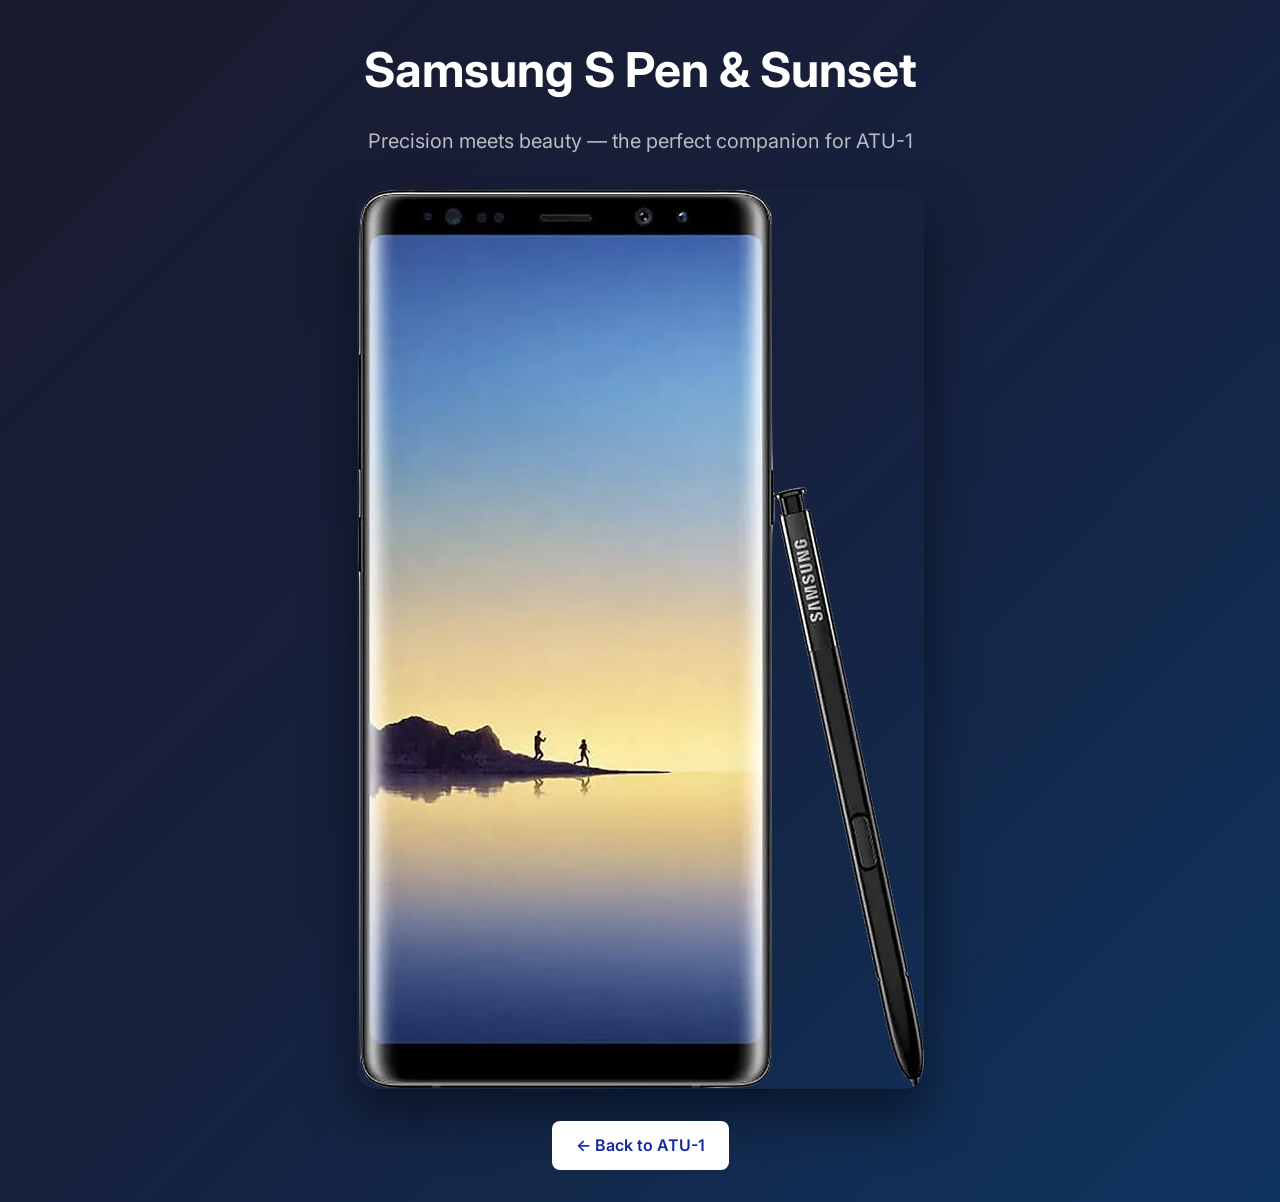
<file: samsung-spen.html>
<!DOCTYPE html>
<html lang="en">
<head>
    <meta charset="UTF-8">
    <meta name="viewport" content="width=device-width, initial-scale=1.0">
    <title>Samsung S Pen & Sunset — ATU-1 | Oroboros Labs</title>
    <meta name="description" content="Samsung S Pen with sunset wallpaper showcase.">
    <link rel="icon" type="image/svg+xml" href="assets/img/oroboros-logo.svg">
    <link href="https://fonts.googleapis.com/css2?family=Inter:wght@300;400;500;600;700;800&display=swap" rel="stylesheet">
    <link rel="stylesheet" href="assets/css/style.css">
    <style>
        .showcase-page {
            min-height: 100vh;
            display: flex;
            flex-direction: column;
            align-items: center;
            justify-content: center;
            padding: 2rem;
            background: linear-gradient(135deg, #1a1a2e 0%, #16213e 50%, #0f3460 100%);
        }
        .showcase-image {
            max-width: 100%;
            height: auto;
            border-radius: 20px;
            box-shadow: 0 25px 50px rgba(0, 0, 0, 0.5);
            animation: fadeIn 1s ease;
        }
        .showcase-title {
            color: white;
            font-size: clamp(2rem, 5vw, 3rem);
            font-weight: 700;
            margin-bottom: 1rem;
            text-align: center;
        }
        .showcase-subtitle {
            color: rgba(255, 255, 255, 0.7);
            font-size: 1.25rem;
            margin-bottom: 2rem;
            text-align: center;
        }
        .back-link {
            margin-top: 2rem;
            color: #1428a0;
            text-decoration: none;
            font-weight: 600;
            padding: 0.75rem 1.5rem;
            background: white;
            border-radius: 8px;
            transition: all 0.3s ease;
        }
        .back-link:hover {
            background: #f0f0f0;
            transform: translateY(-2px);
        }
        @keyframes fadeIn {
            from { opacity: 0; transform: scale(0.95); }
            to { opacity: 1; transform: scale(1); }
        }
    </style>
</head>
<body>
    <div class="showcase-page">
        <h1 class="showcase-title">Samsung S Pen & Sunset</h1>
        <p class="showcase-subtitle">Precision meets beauty — the perfect companion for ATU-1</p>
        <img src="assets/img/samsung-spen-sunset.png" alt="Samsung S Pen with sunset wallpaper" class="showcase-image">
        <a href="index.html" class="back-link">← Back to ATU-1</a>
    </div>
</body>
</html>
</file>
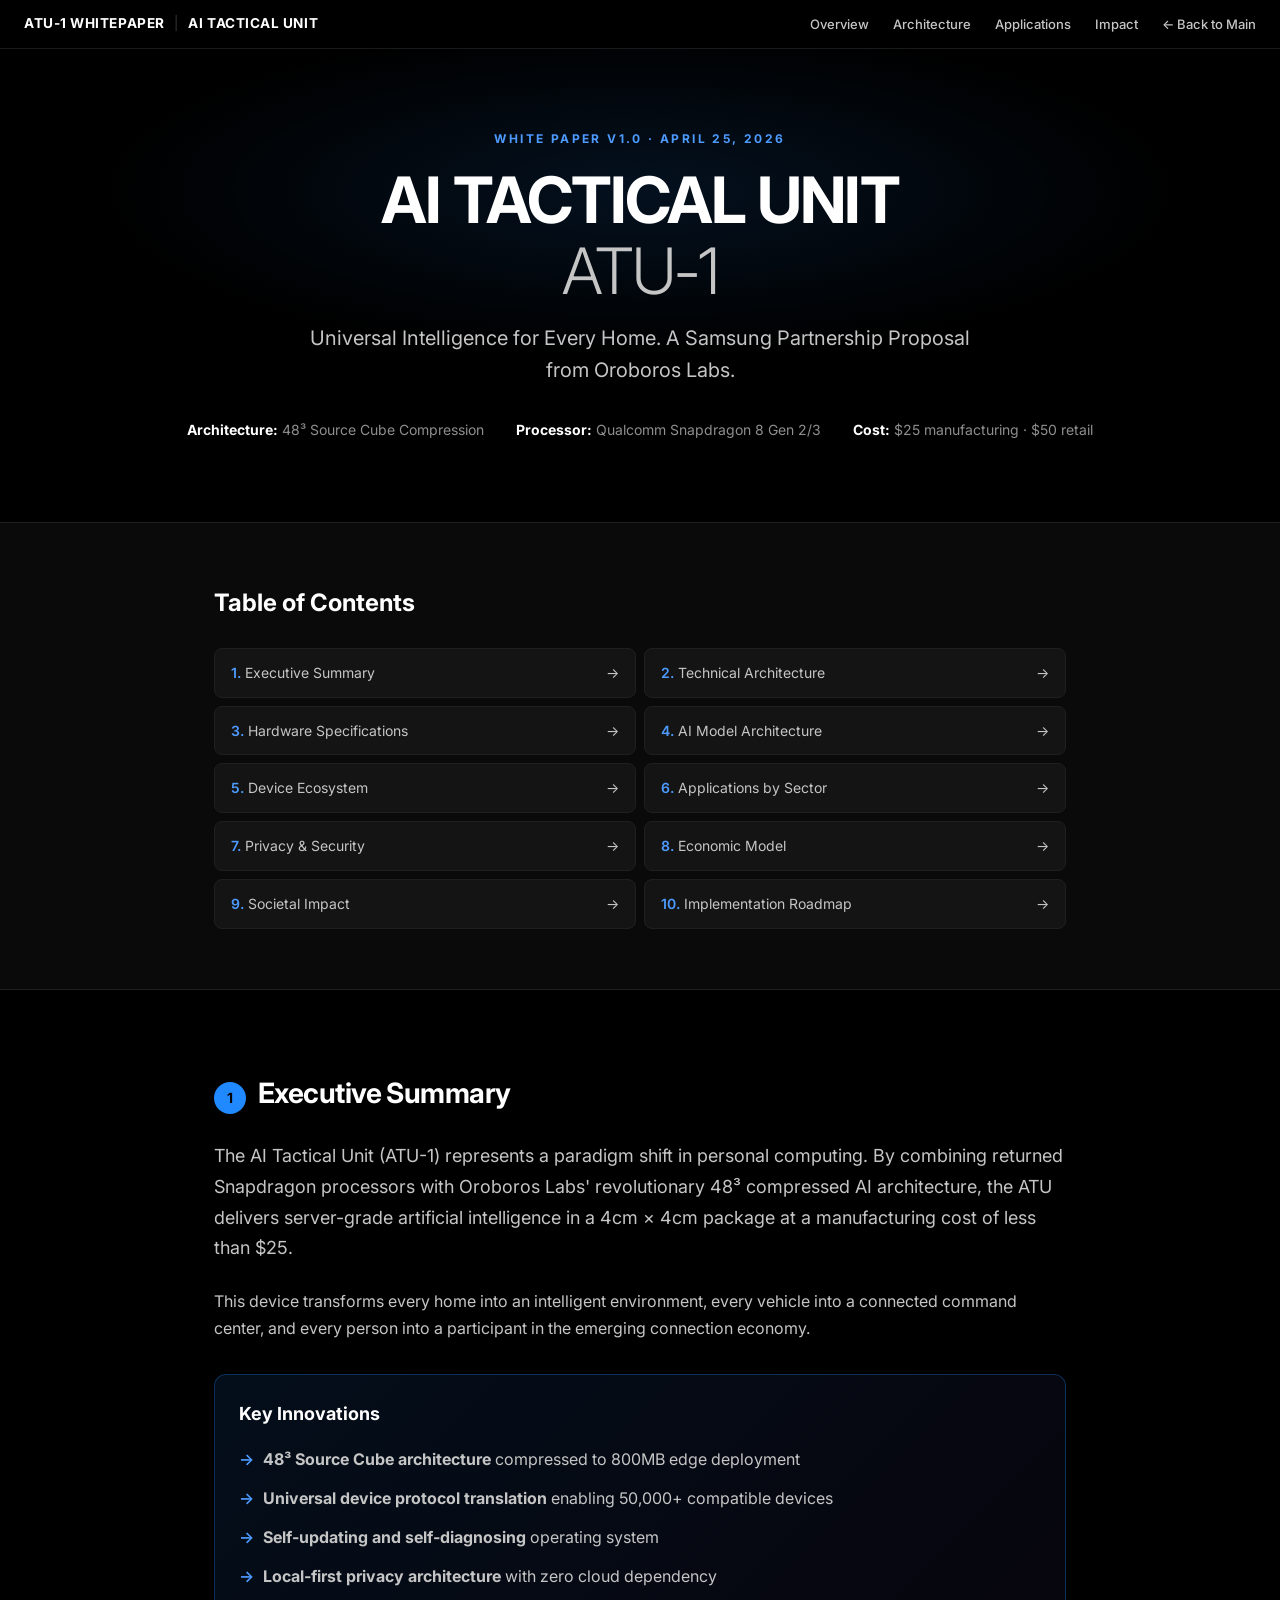
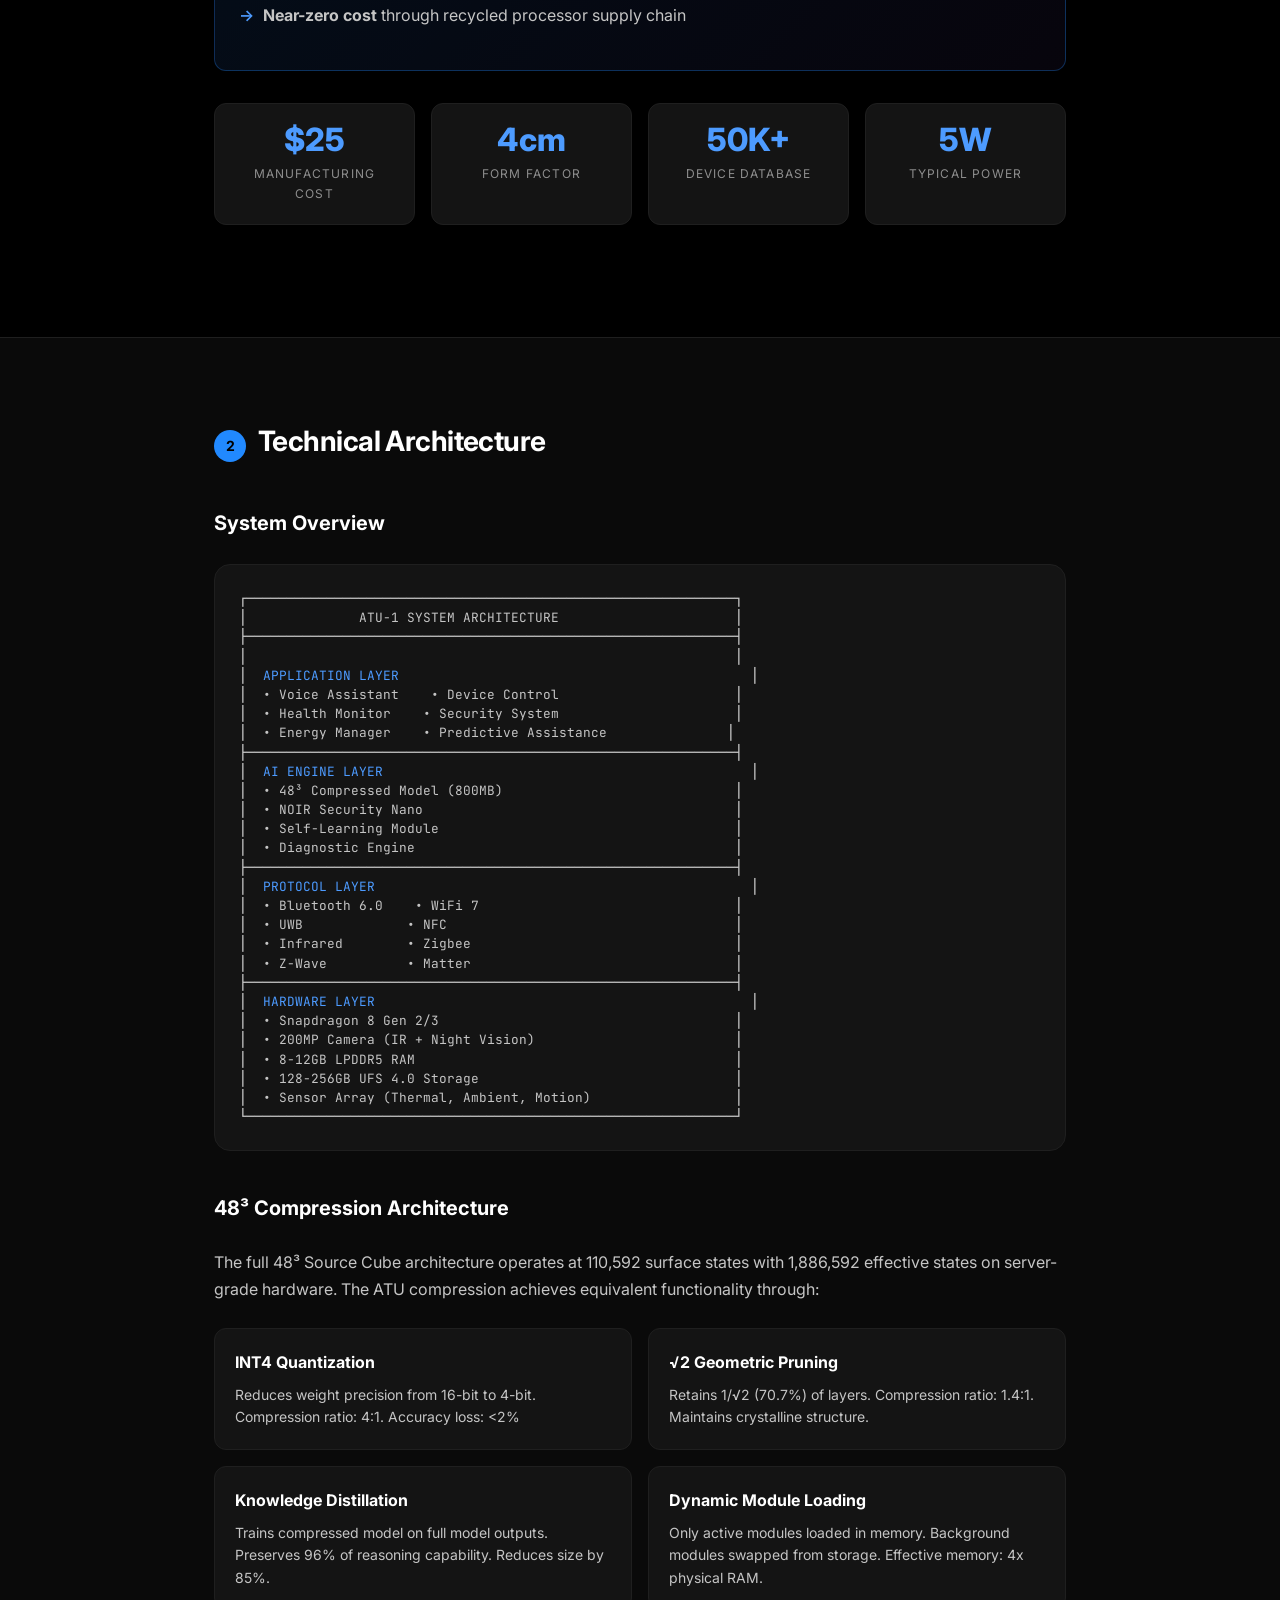
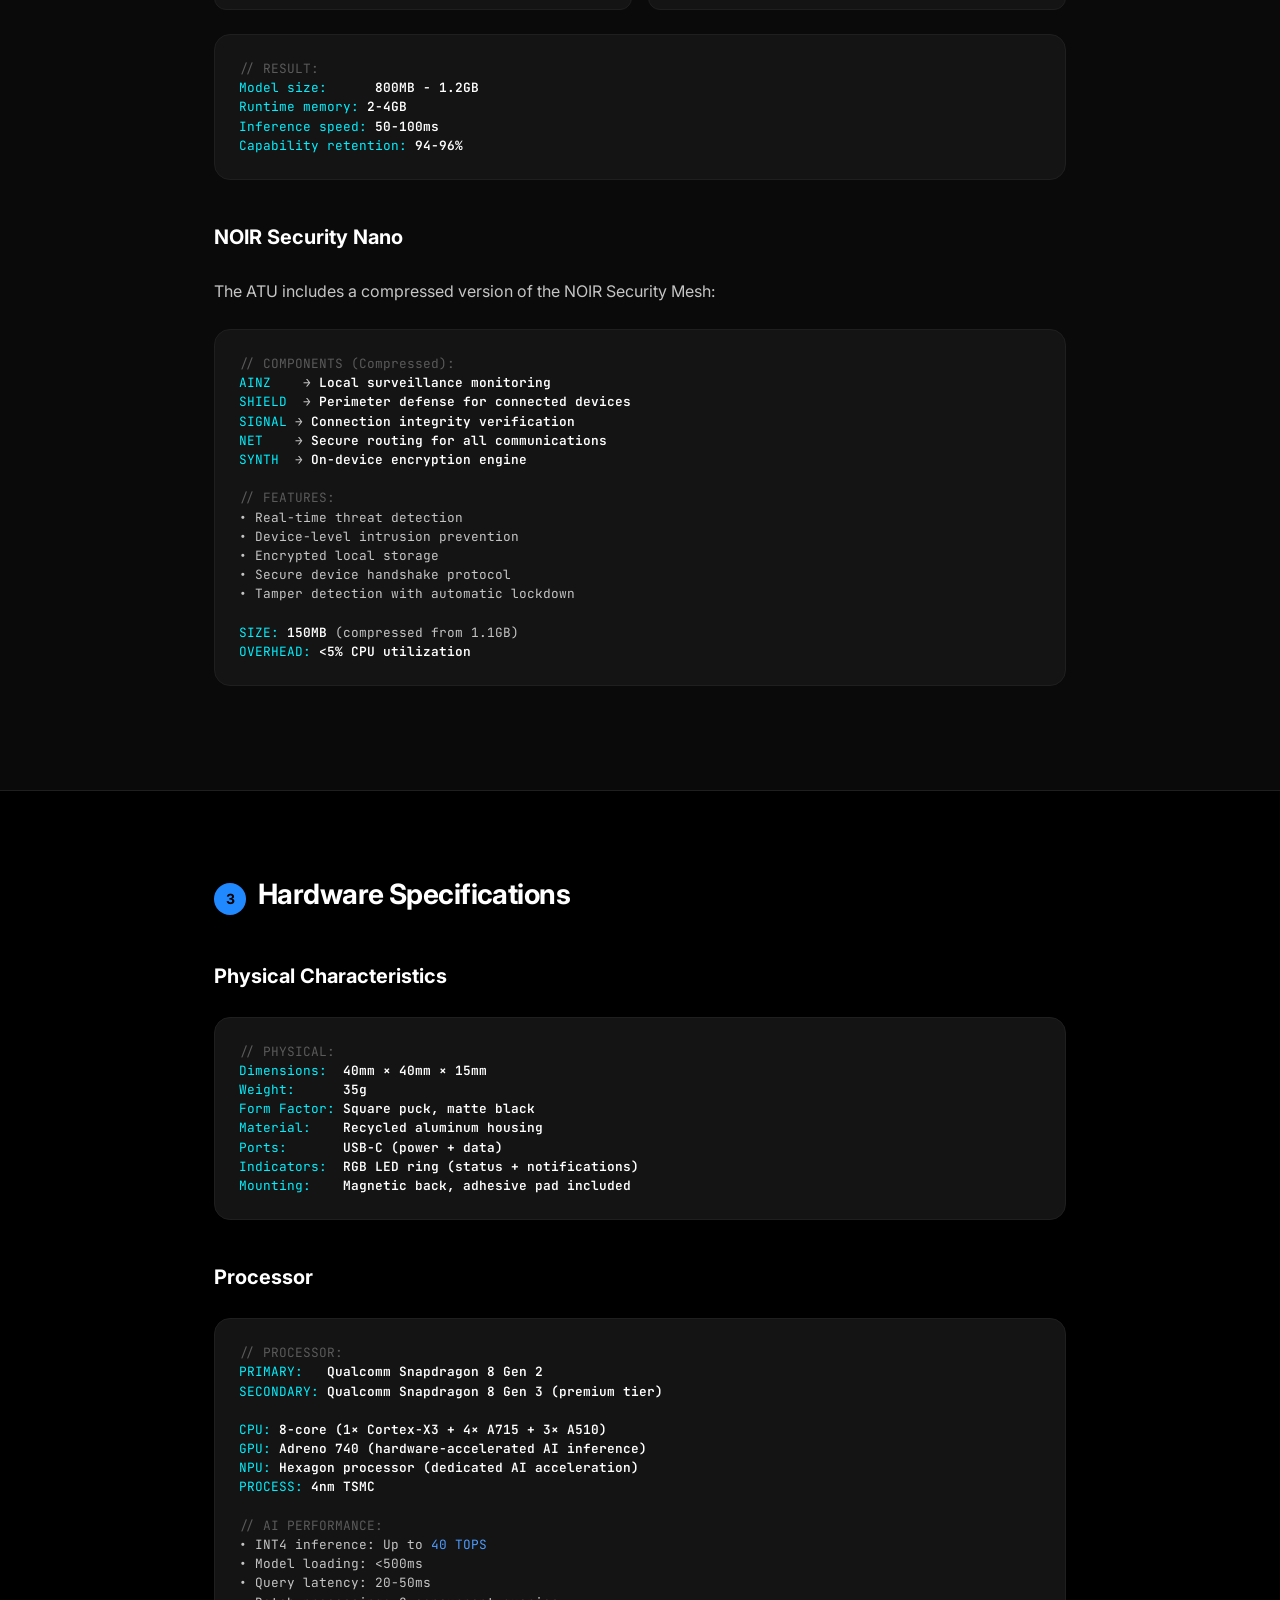
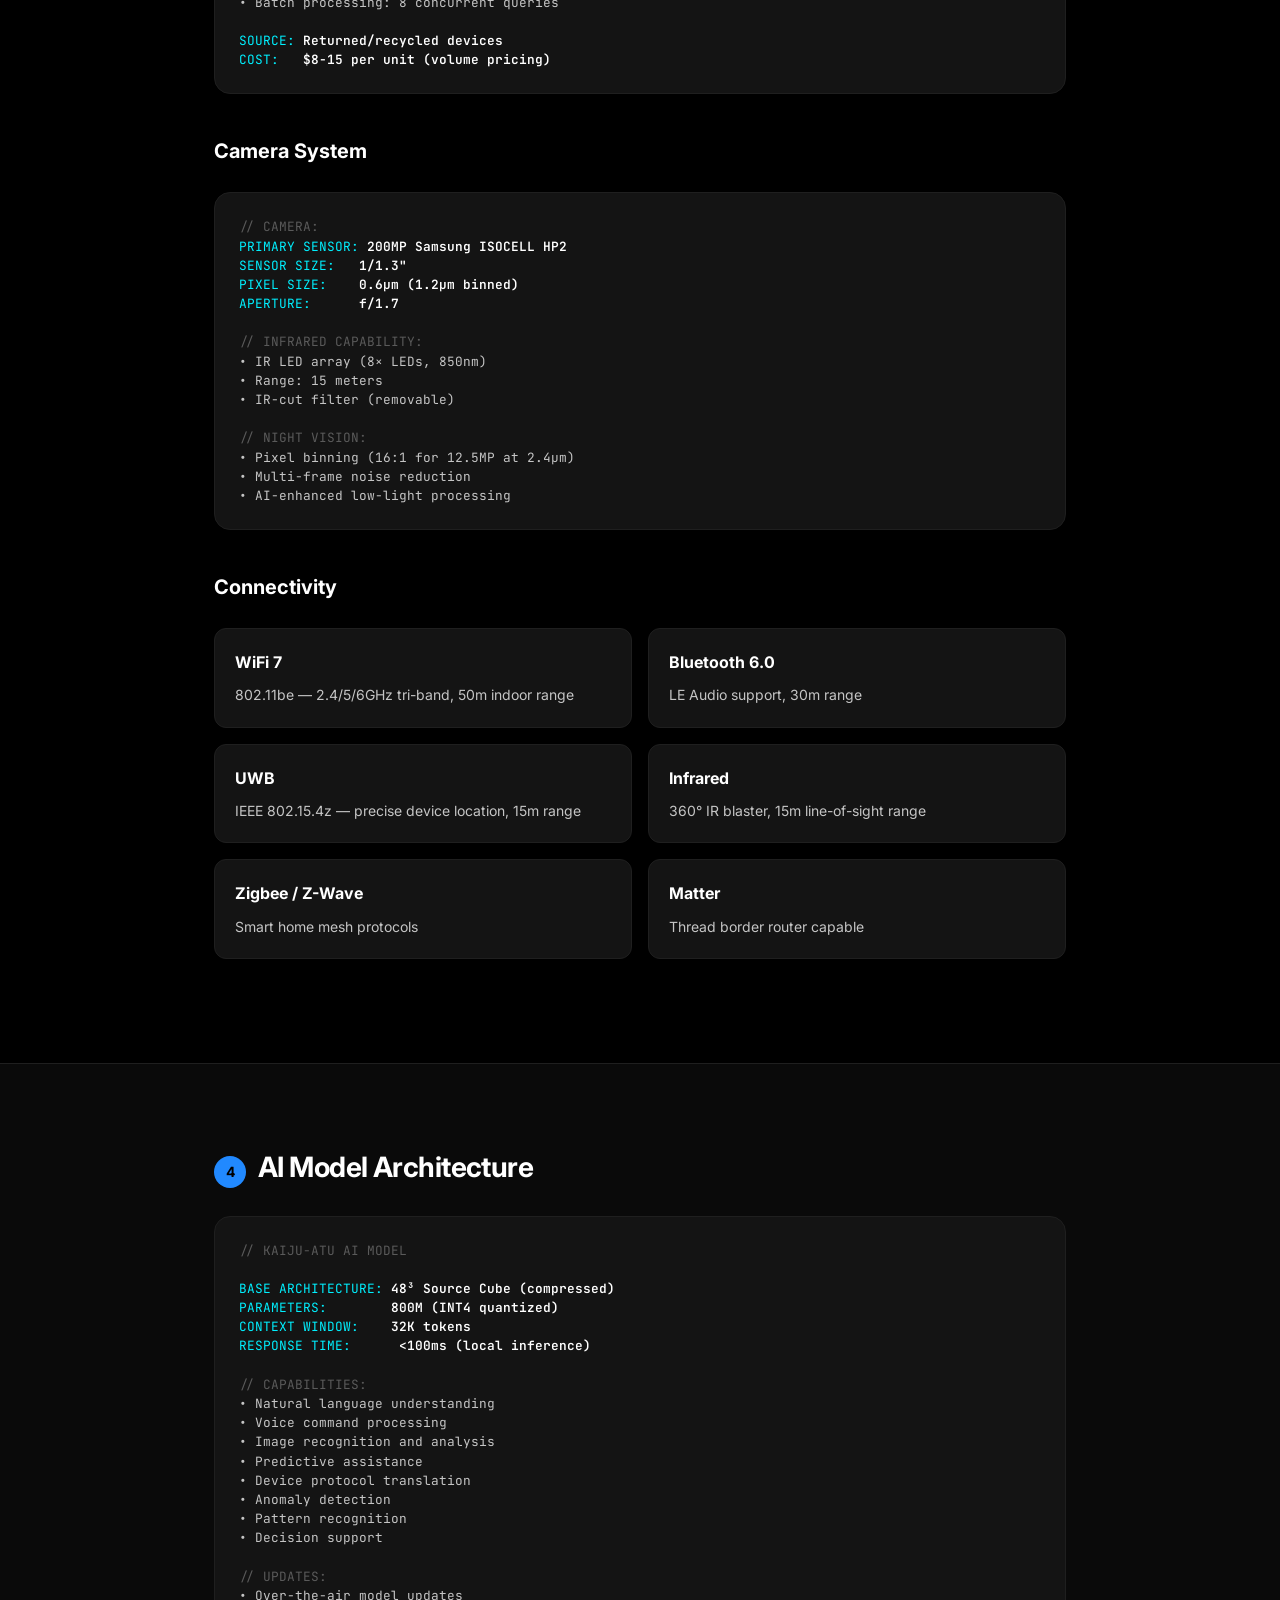
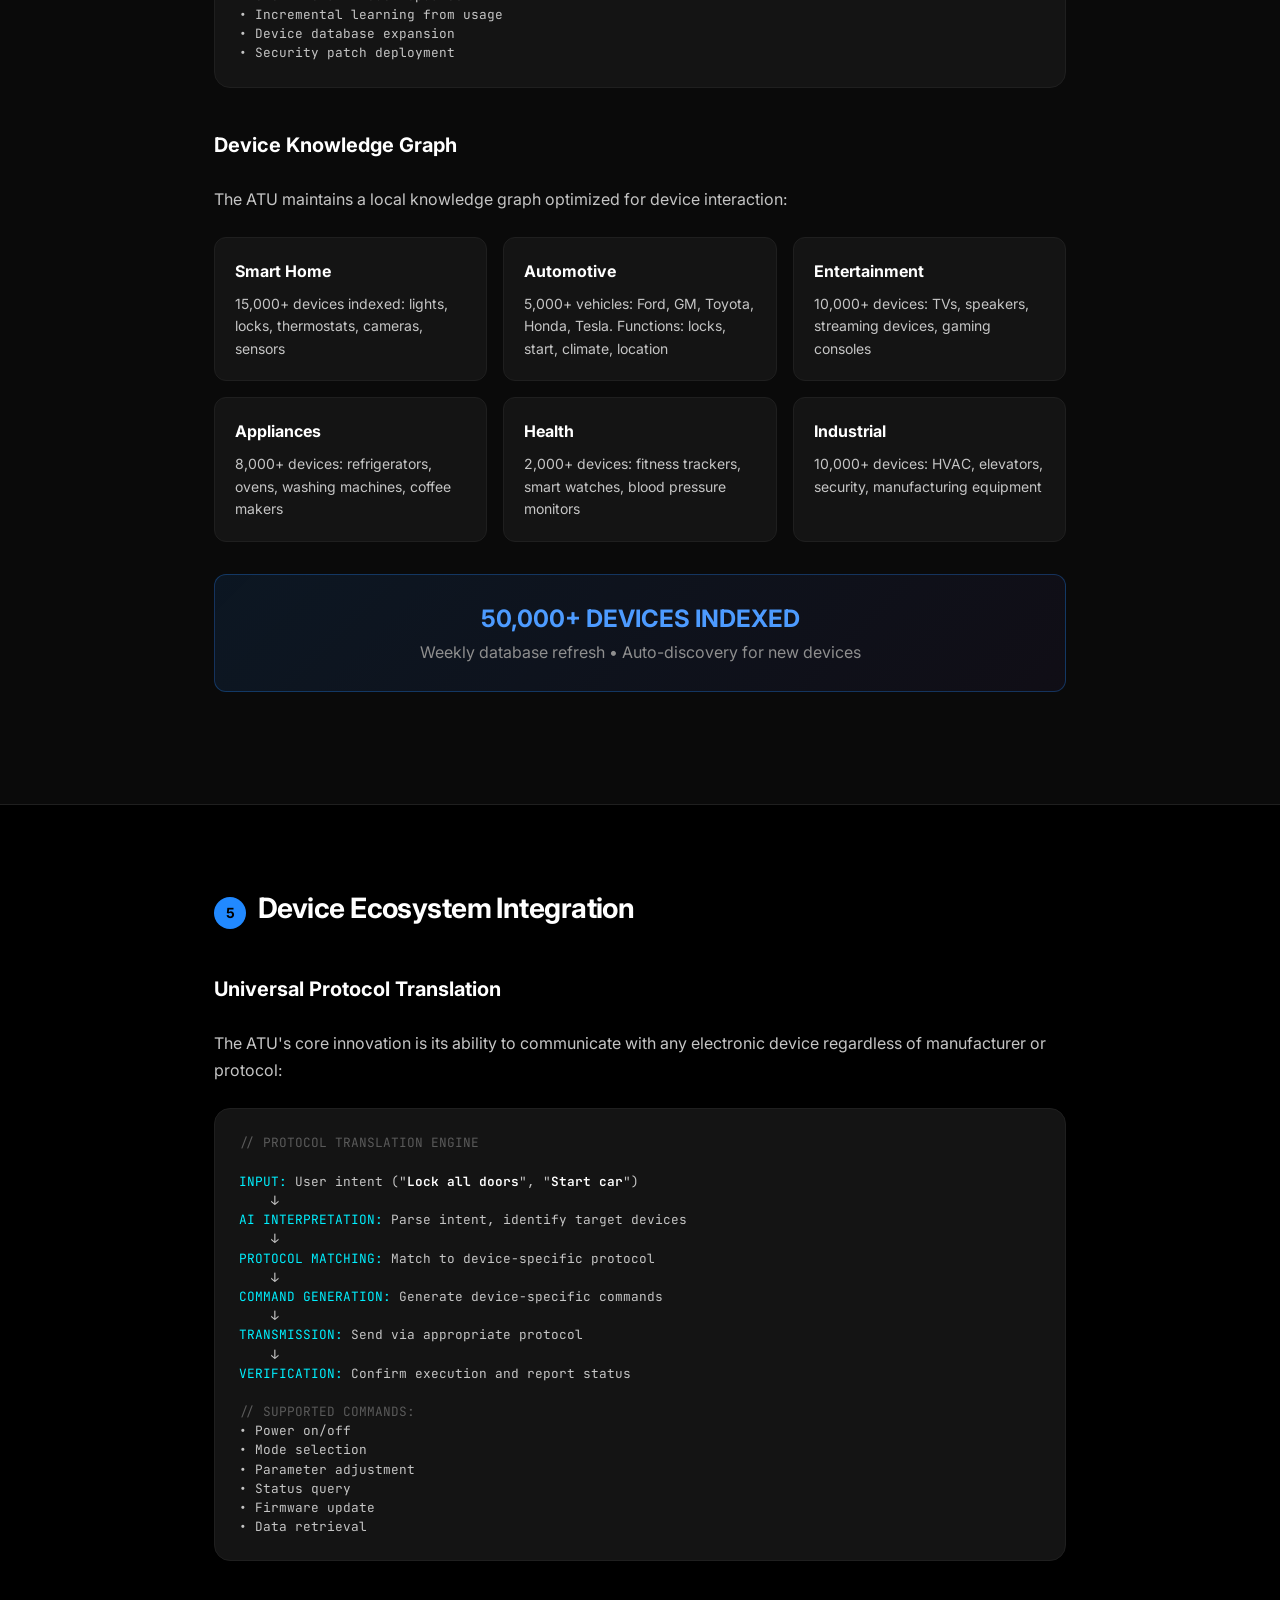
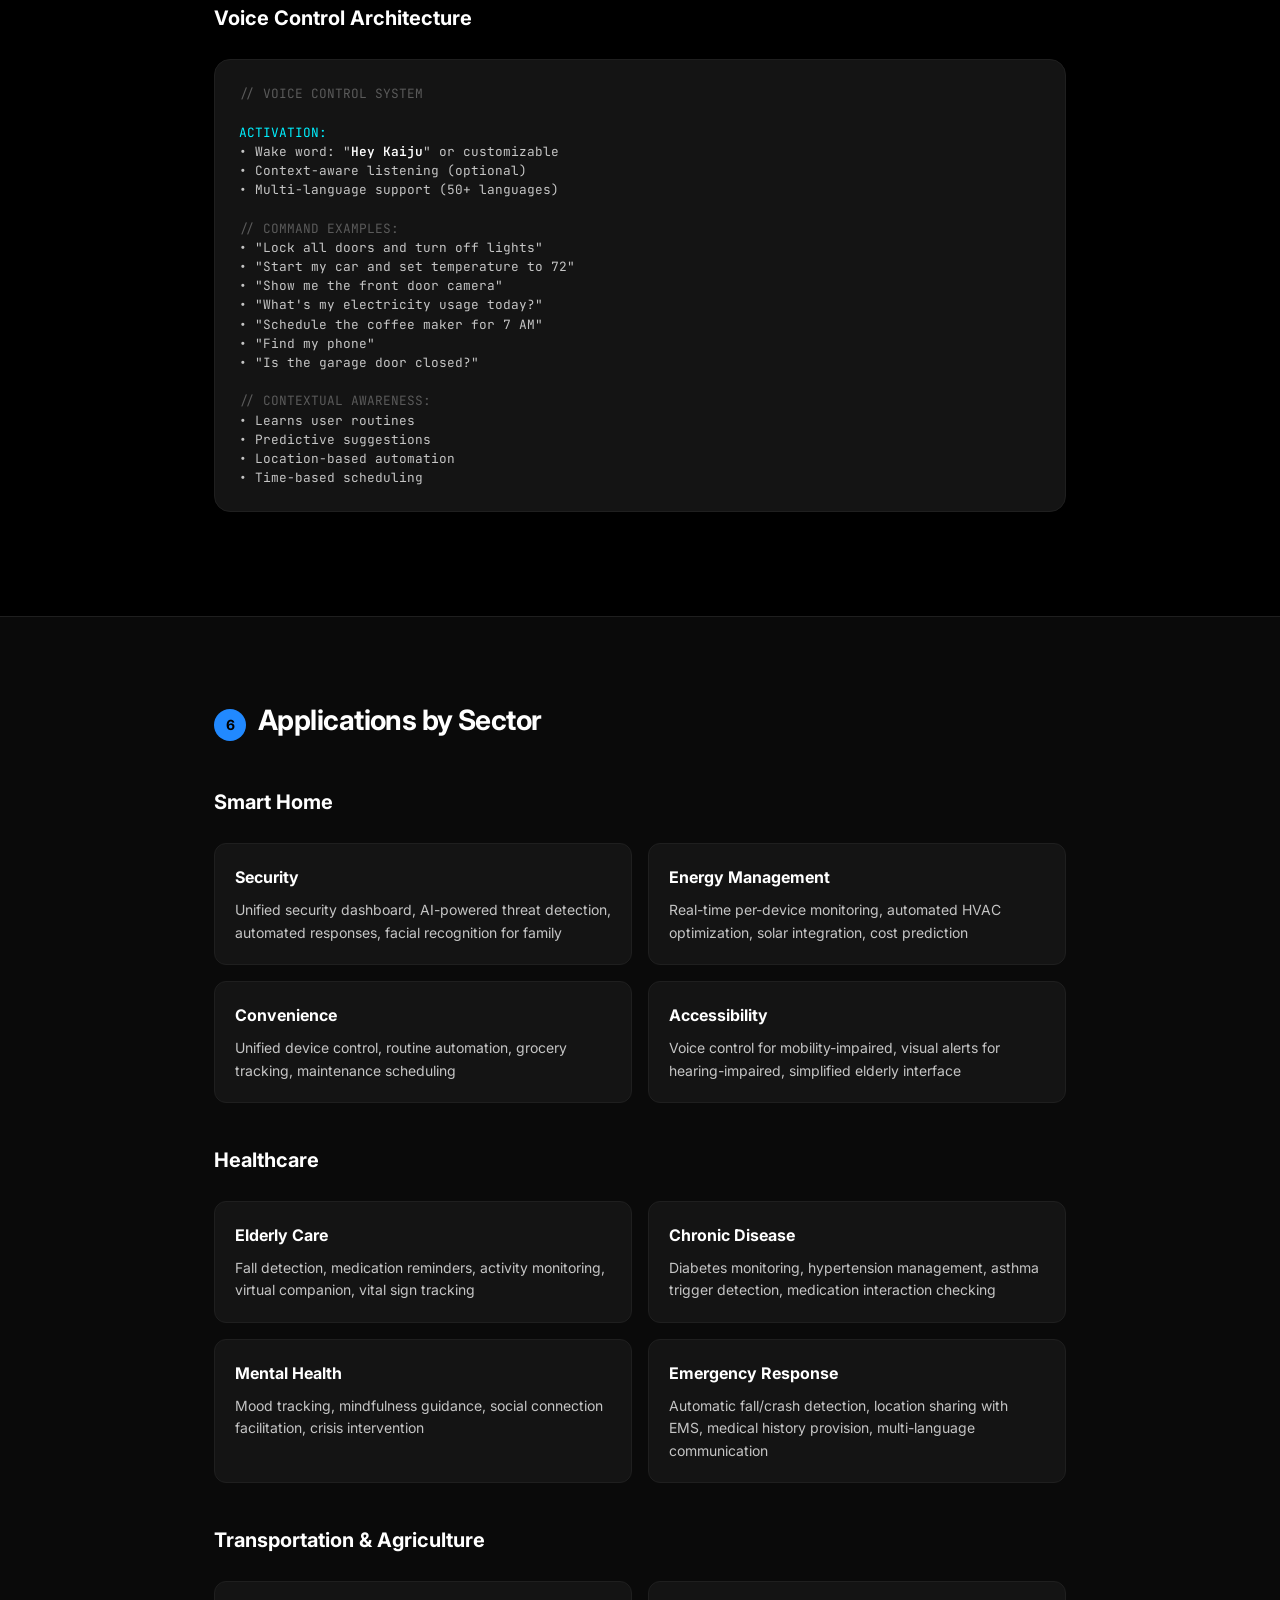
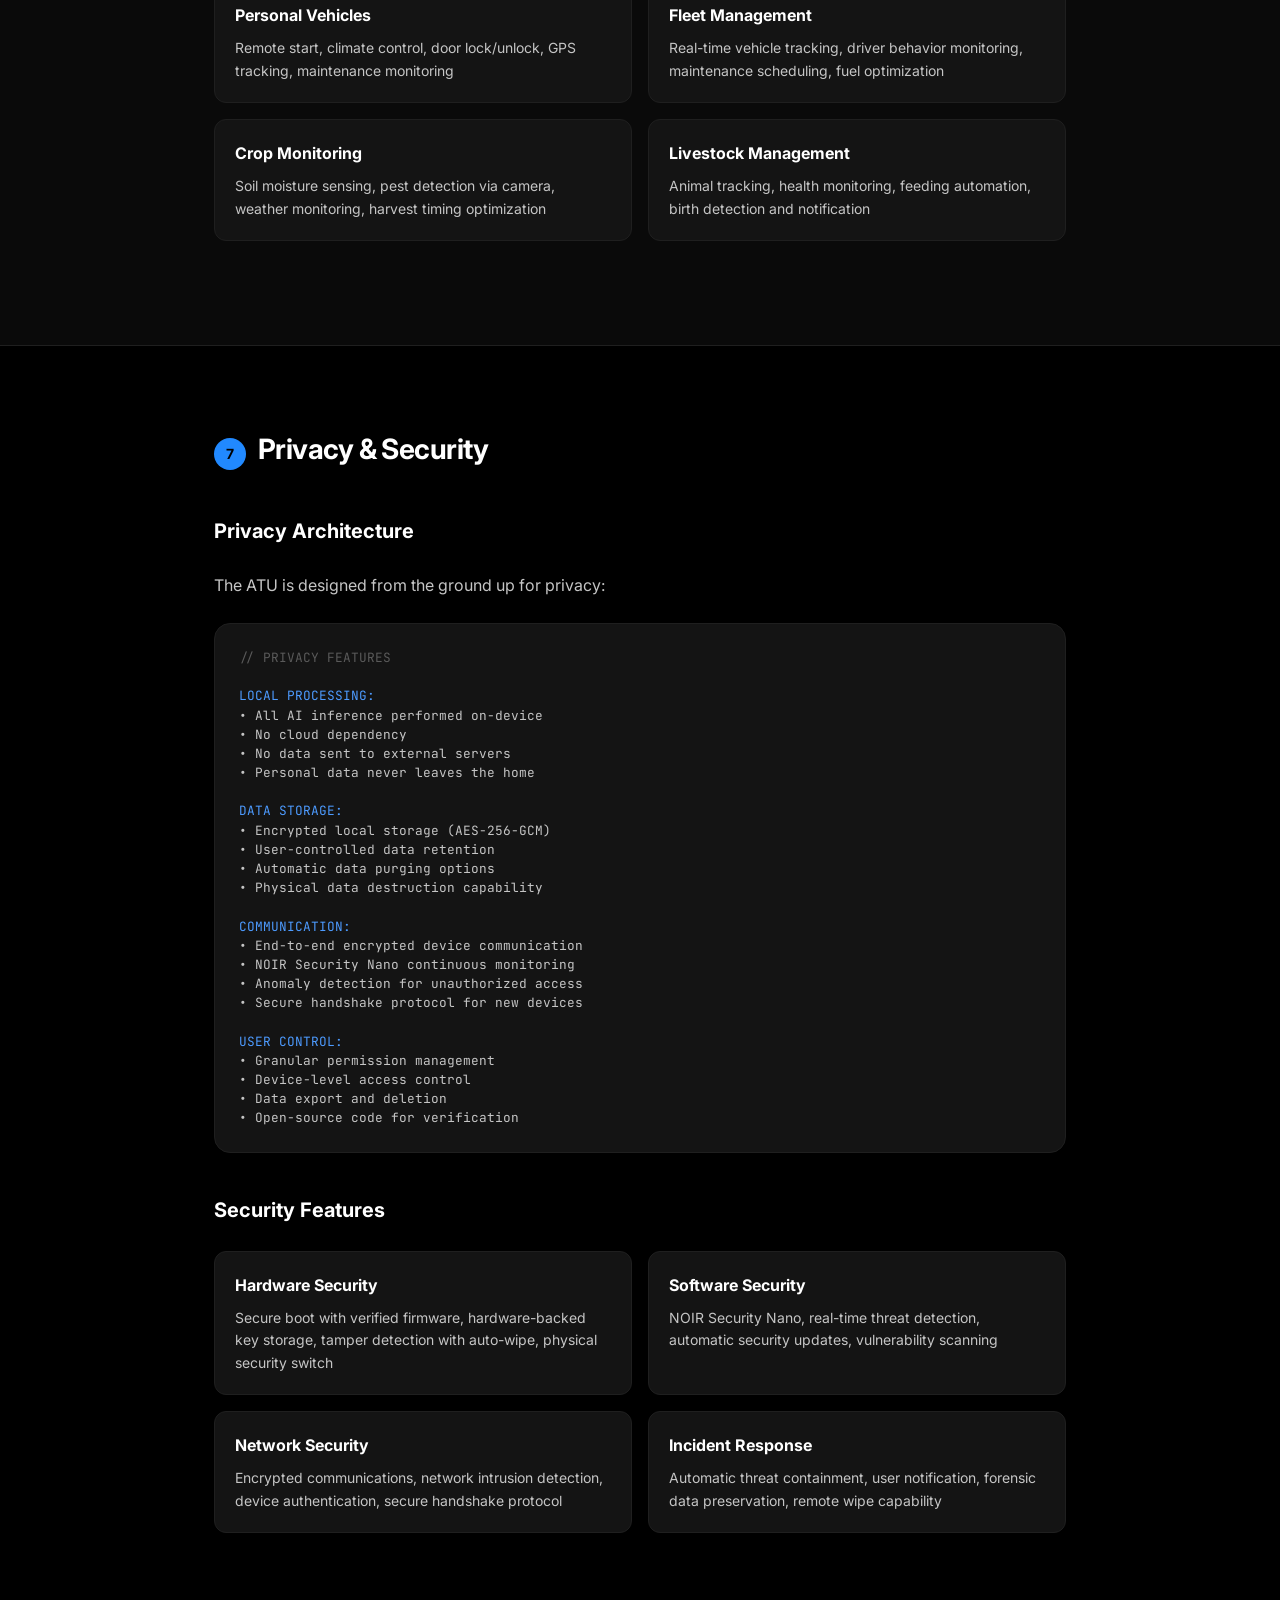
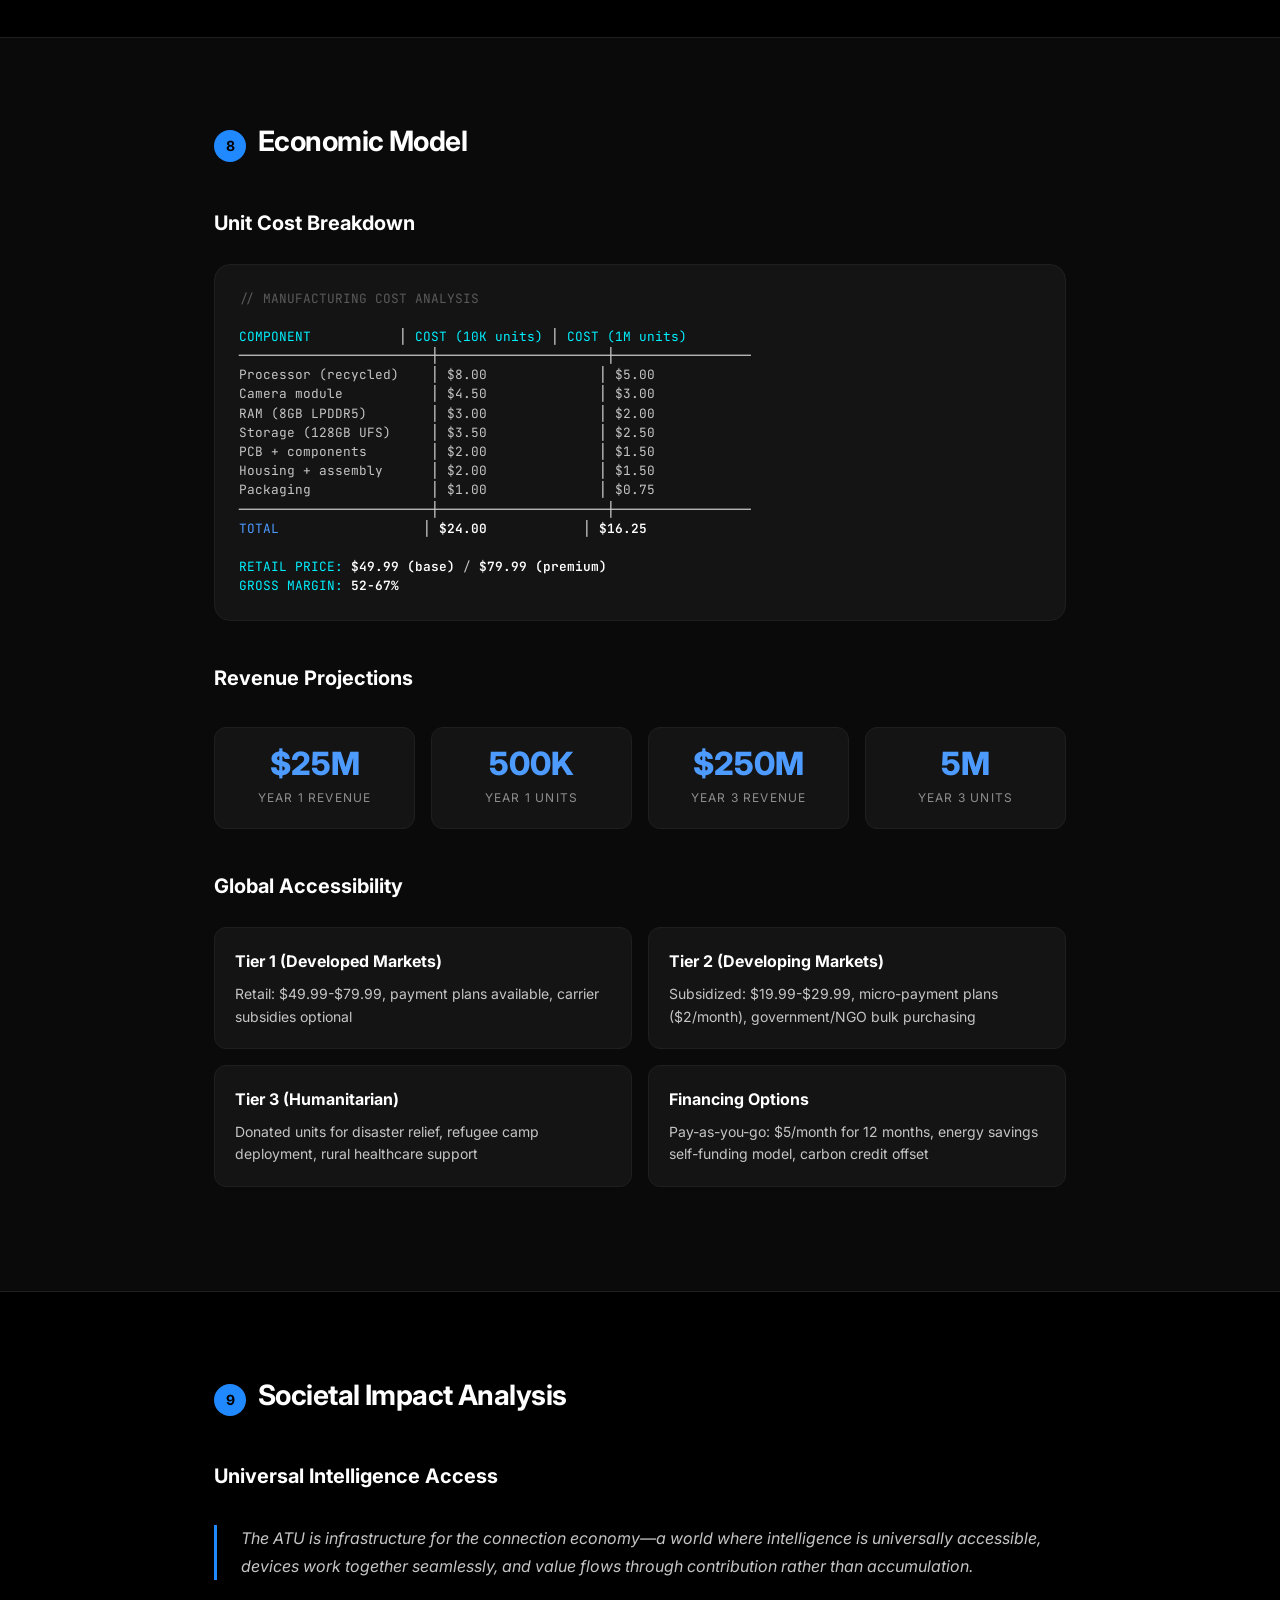
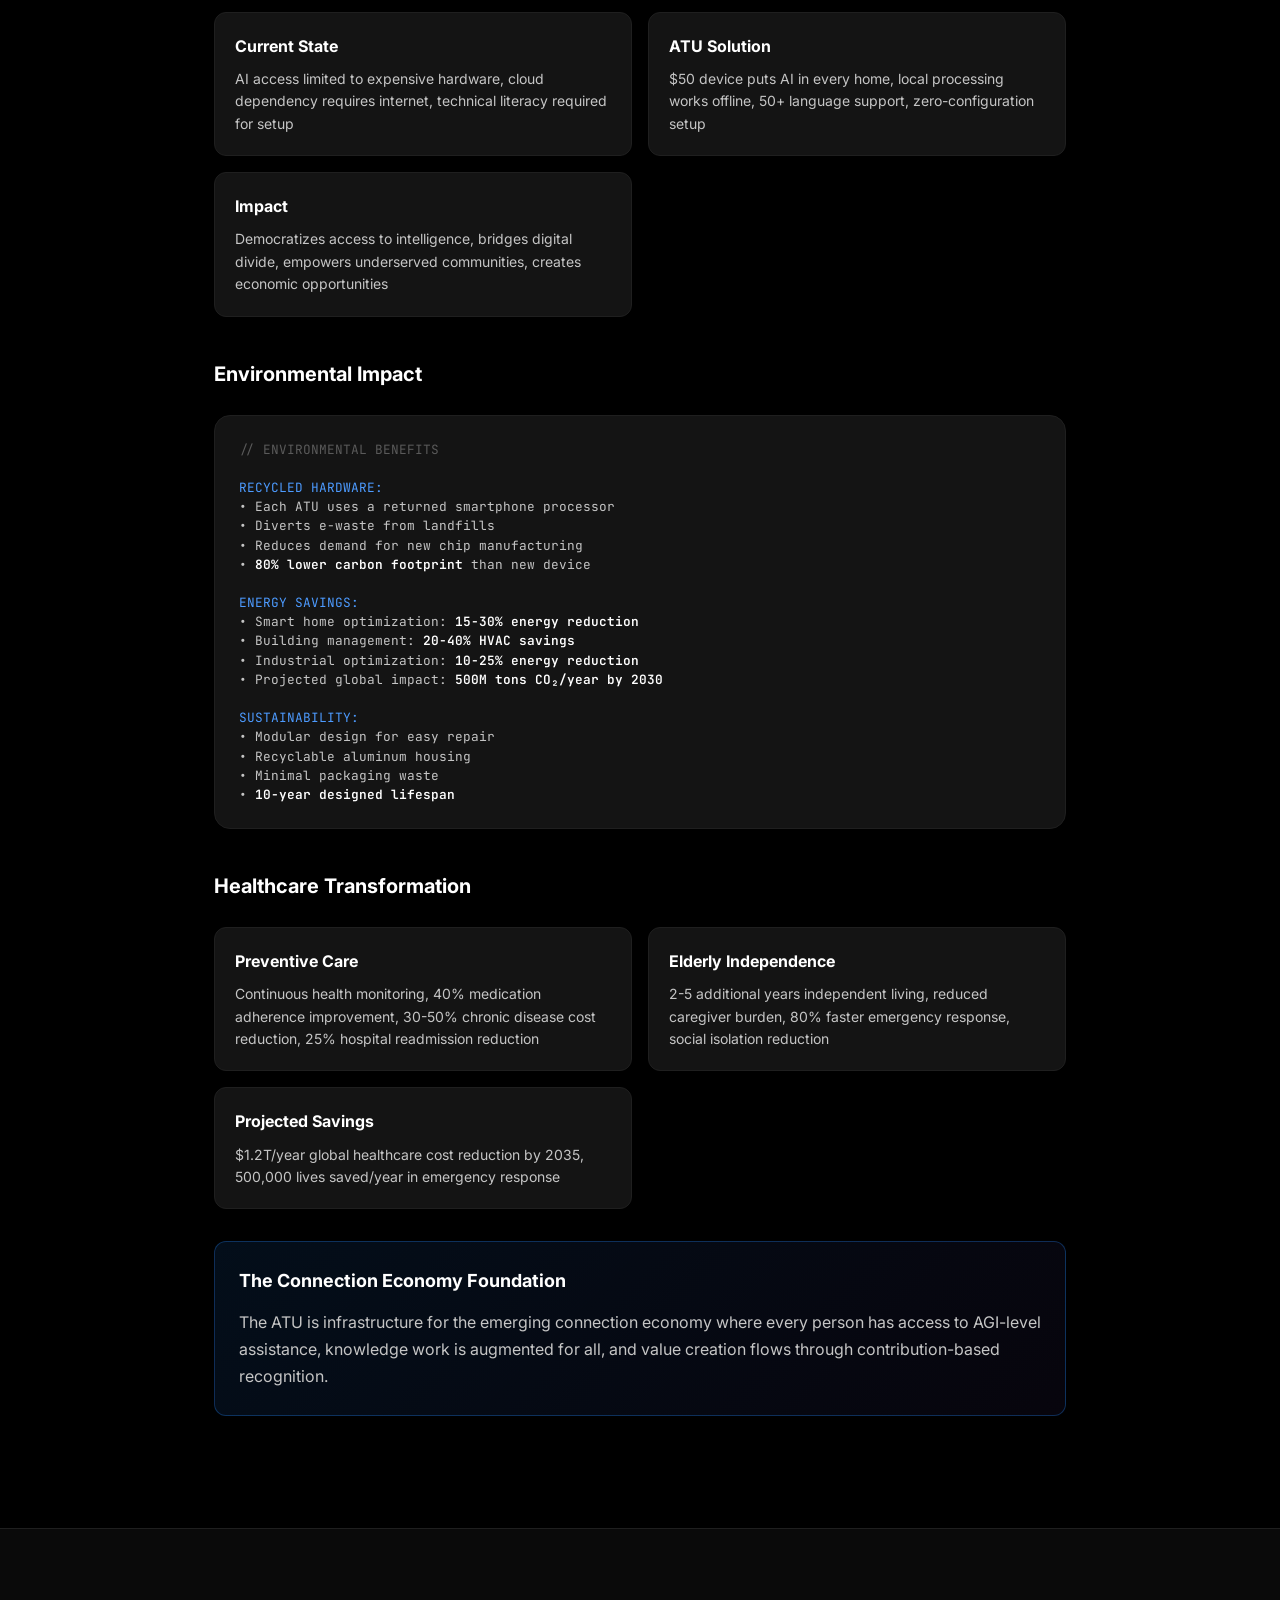
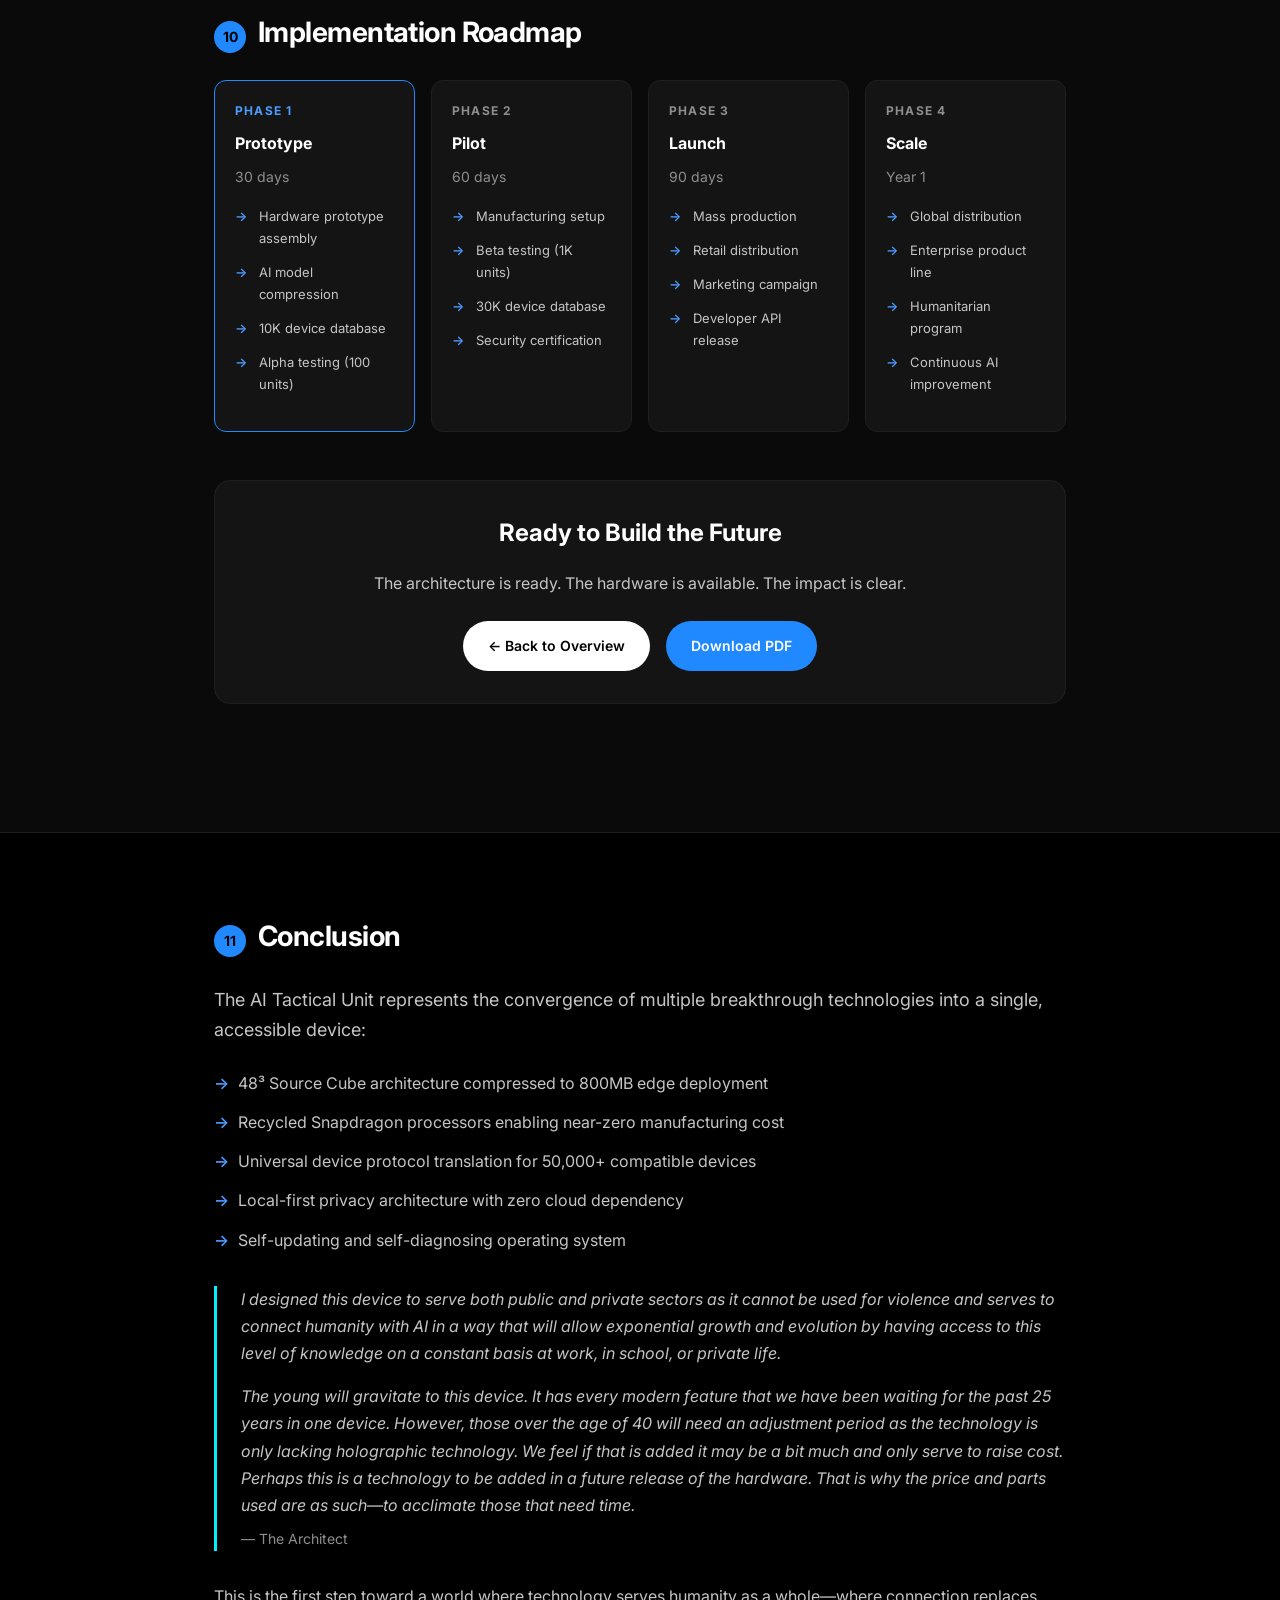
<file: docs/whitepaper.html>
<!DOCTYPE html>
<html lang="en">
<head>
    <meta charset="UTF-8">
    <meta name="viewport" content="width=device-width, initial-scale=1.0">
    <title>ATU-1 Whitepaper | AI Tactical Unit — Samsung Partnership</title>
    <meta name="description" content="Complete technical whitepaper for the AI Tactical Unit (ATU-1) — architecture, applications, and societal impact.">
    <link href="https://fonts.googleapis.com/css2?family=Inter:wght@300;400;500;600;700;800;900&family=JetBrains+Mono:wght@400;500;600;700&display=swap" rel="stylesheet">
    <style>
        :root {
            --samsung-blue: #1428a0;
            --samsung-blue-bright: #2189ff;
            --samsung-blue-glow: #4d9bff;
            --bg-black: #000000;
            --bg-elev-1: #0a0a0a;
            --bg-elev-2: #141414;
            --bg-elev-3: #1c1c1c;
            --text-primary: #ffffff;
            --text-secondary: #c5c5c5;
            --text-muted: #8e8e8e;
            --text-dim: #5a5a5a;
            --border: #1f1f1f;
            --border-light: #2e2e2e;
            --success: #00d563;
            --accent-cyan: #00f0ff;
            --accent-purple: #8b5cf6;
        }

        * { margin: 0; padding: 0; box-sizing: border-box; }
        html { scroll-behavior: smooth; }
        body {
            font-family: 'Inter', -apple-system, BlinkMacSystemFont, 'Segoe UI', sans-serif;
            background: var(--bg-black);
            color: var(--text-primary);
            line-height: 1.7;
            -webkit-font-smoothing: antialiased;
        }

        a { color: var(--samsung-blue-glow); text-decoration: none; }
        a:hover { color: #fff; }
        code, pre { font-family: 'JetBrains Mono', monospace; }

        /* Header */
        .site-header {
            position: sticky;
            top: 0;
            background: #000;
            border-bottom: 1px solid #1a1a1a;
            z-index: 1000;
        }
        .header-inner {
            max-width: 1400px;
            margin: 0 auto;
            padding: 0 1.5rem;
            display: flex;
            justify-content: space-between;
            align-items: center;
            height: 48px;
        }
        .header-brand {
            font-size: 0.85rem;
            font-weight: 700;
            color: #fff;
            letter-spacing: 0.04em;
        }
        .header-brand .bar { color: #444; font-weight: 300; margin: 0 6px; }
        .main-nav {
            display: flex;
            gap: 1.5rem;
            align-items: center;
        }
        .main-nav a {
            font-size: 0.8125rem;
            font-weight: 500;
            color: var(--text-secondary);
            transition: color 0.15s ease;
        }
        .main-nav a:hover { color: #fff; }

        /* Hero */
        .hero {
            padding: 80px 0;
            background: radial-gradient(ellipse 60% 50% at 50% 30%, rgba(33, 137, 255, 0.12), transparent 70%);
            text-align: center;
        }
        .hero-inner {
            max-width: 1000px;
            margin: 0 auto;
            padding: 0 1.5rem;
        }
        .hero-eyebrow {
            font-size: 0.75rem;
            color: var(--samsung-blue-glow);
            font-weight: 700;
            letter-spacing: 0.2em;
            text-transform: uppercase;
            margin-bottom: 1rem;
        }
        .hero-title {
            font-size: clamp(2.5rem, 6vw, 4rem);
            font-weight: 700;
            line-height: 1.1;
            letter-spacing: -0.03em;
            margin-bottom: 1rem;
        }
        .hero-title .light { font-weight: 300; color: var(--text-secondary); }
        .hero-subtitle {
            font-size: 1.25rem;
            color: var(--text-secondary);
            max-width: 700px;
            margin: 0 auto 2rem;
            line-height: 1.6;
        }
        .hero-meta {
            display: flex;
            justify-content: center;
            gap: 2rem;
            flex-wrap: wrap;
            font-size: 0.875rem;
            color: var(--text-muted);
        }
        .hero-meta strong { color: #fff; }

        /* TOC */
        .toc-section {
            padding: 60px 0;
            background: var(--bg-elev-1);
            border-top: 1px solid var(--border);
            border-bottom: 1px solid var(--border);
        }
        .toc-inner {
            max-width: 900px;
            margin: 0 auto;
            padding: 0 1.5rem;
        }
        .toc-title {
            font-size: 1.5rem;
            font-weight: 700;
            margin-bottom: 1.5rem;
        }
        .toc-grid {
            display: grid;
            grid-template-columns: repeat(2, 1fr);
            gap: 0.5rem;
        }
        .toc-link {
            display: flex;
            justify-content: space-between;
            padding: 0.75rem 1rem;
            background: var(--bg-elev-2);
            border: 1px solid var(--border);
            border-radius: 8px;
            font-size: 0.875rem;
            color: var(--text-secondary);
            transition: all 0.15s ease;
        }
        .toc-link:hover {
            background: var(--bg-elev-3);
            color: #fff;
            border-color: var(--border-light);
        }
        .toc-link .num { color: var(--samsung-blue-glow); font-weight: 600; }

        /* Content */
        .content-section {
            padding: 80px 0;
        }
        .content-inner {
            max-width: 900px;
            margin: 0 auto;
            padding: 0 1.5rem;
        }

        .section-block {
            margin-bottom: 4rem;
        }
        .section-block:last-child { margin-bottom: 0; }

        .section-number {
            display: inline-block;
            width: 32px;
            height: 32px;
            background: var(--samsung-blue-bright);
            color: #000;
            border-radius: 50%;
            font-weight: 700;
            font-size: 0.875rem;
            line-height: 32px;
            text-align: center;
            margin-right: 0.75rem;
        }
        .section-heading {
            display: inline;
            font-size: 1.75rem;
            font-weight: 700;
            letter-spacing: -0.02em;
        }
        .section-intro {
            font-size: 1.125rem;
            color: var(--text-secondary);
            margin: 1.5rem 0;
            line-height: 1.7;
        }

        .subsection {
            margin: 2.5rem 0 1.5rem;
        }
        .subsection-title {
            font-size: 1.25rem;
            font-weight: 700;
            color: #fff;
            margin-bottom: 1rem;
        }

        /* Specs Box */
        .specs-box {
            background: var(--bg-elev-2);
            border: 1px solid var(--border);
            border-radius: 16px;
            padding: 1.5rem;
            margin: 1.5rem 0;
            overflow-x: auto;
        }
        .specs-box pre {
            font-size: 0.8rem;
            line-height: 1.5;
            color: var(--text-secondary);
            white-space: pre;
        }
        .specs-box .comment { color: var(--text-dim); }
        .specs-box .key { color: var(--accent-cyan); }
        .specs-box .val { color: #fff; font-weight: 600; }
        .specs-box .highlight { color: var(--samsung-blue-glow); }

        /* Code Block */
        .code-block {
            background: #0d1117;
            border: 1px solid var(--border);
            border-radius: 12px;
            overflow: hidden;
            margin: 1.5rem 0;
        }
        .code-header {
            display: flex;
            justify-content: space-between;
            align-items: center;
            padding: 0.75rem 1rem;
            background: #161b22;
            border-bottom: 1px solid var(--border);
        }
        .code-lang {
            font-size: 0.75rem;
            color: var(--text-muted);
            text-transform: uppercase;
            letter-spacing: 0.1em;
        }
        .code-body {
            padding: 1rem;
            overflow-x: auto;
        }
        .code-body pre {
            font-size: 0.8125rem;
            line-height: 1.6;
            color: #c9d1d9;
        }
        .code-body .keyword { color: #ff7b72; }
        .code-body .string { color: #a5d6ff; }
        .code-body .comment { color: #8b949e; }
        .code-body .function { color: #d2a8ff; }
        .code-body .class { color: #ffa657; }

        /* Feature Grid */
        .feature-grid {
            display: grid;
            grid-template-columns: repeat(2, 1fr);
            gap: 1rem;
            margin: 1.5rem 0;
        }
        .feature-card {
            background: var(--bg-elev-2);
            border: 1px solid var(--border);
            border-radius: 12px;
            padding: 1.25rem;
        }
        .feature-card-title {
            font-size: 1rem;
            font-weight: 700;
            margin-bottom: 0.5rem;
            color: #fff;
        }
        .feature-card-text {
            font-size: 0.875rem;
            color: var(--text-secondary);
            line-height: 1.6;
        }

        /* List Styles */
        .content-list {
            list-style: none;
            margin: 1rem 0;
        }
        .content-list li {
            position: relative;
            padding-left: 1.5rem;
            margin-bottom: 0.75rem;
            color: var(--text-secondary);
        }
        .content-list li::before {
            content: '→';
            position: absolute;
            left: 0;
            color: var(--samsung-blue-glow);
            font-weight: 600;
        }

        /* Stats */
        .stat-row {
            display: grid;
            grid-template-columns: repeat(4, 1fr);
            gap: 1rem;
            margin: 2rem 0;
        }
        .stat-card {
            background: var(--bg-elev-2);
            border: 1px solid var(--border);
            border-radius: 12px;
            padding: 1.25rem;
            text-align: center;
        }
        .stat-value {
            font-size: 2rem;
            font-weight: 800;
            color: var(--samsung-blue-glow);
            line-height: 1;
            margin-bottom: 0.5rem;
        }
        .stat-label {
            font-size: 0.75rem;
            color: var(--text-muted);
            text-transform: uppercase;
            letter-spacing: 0.1em;
        }

        /* Highlight */
        .highlight-box {
            background: linear-gradient(135deg, rgba(33, 137, 255, 0.1), rgba(139, 92, 246, 0.05));
            border: 1px solid rgba(33, 137, 255, 0.3);
            border-radius: 12px;
            padding: 1.5rem;
            margin: 2rem 0;
        }
        .highlight-box p:last-child { margin-bottom: 0; }

        /* Quote */
        .quote-block {
            border-left: 3px solid var(--samsung-blue-bright);
            padding-left: 1.5rem;
            margin: 2rem 0;
            font-style: italic;
            color: var(--text-secondary);
        }
        .quote-block cite {
            display: block;
            margin-top: 0.5rem;
            font-style: normal;
            font-size: 0.875rem;
            color: var(--text-muted);
        }

        /* CTA */
        .cta-box {
            background: var(--bg-elev-2);
            border: 1px solid var(--border);
            border-radius: 16px;
            padding: 2rem;
            text-align: center;
            margin: 3rem 0;
        }
        .cta-box-title {
            font-size: 1.5rem;
            font-weight: 700;
            margin-bottom: 1rem;
        }
        .cta-box-text {
            color: var(--text-secondary);
            margin-bottom: 1.5rem;
        }
        .btn {
            display: inline-flex;
            align-items: center;
            justify-content: center;
            padding: 0.75rem 1.5rem;
            border-radius: 999px;
            font-size: 0.875rem;
            font-weight: 600;
            cursor: pointer;
            transition: all 0.15s ease;
            border: 1.5px solid transparent;
            text-decoration: none;
        }
        .btn-fill { background: #fff; color: #000; }
        .btn-fill:hover { background: #e6e6e6; }
        .btn-blue { background: var(--samsung-blue-bright); color: #fff; }
        .btn-blue:hover { background: #1976d2; }

        /* Footer */
        .site-footer {
            background: #000;
            border-top: 1px solid var(--border);
            padding: 40px 0;
        }
        .footer-inner {
            max-width: 900px;
            margin: 0 auto;
            padding: 0 1.5rem;
            text-align: center;
        }
        .footer-copyright {
            font-size: 0.75rem;
            color: var(--text-dim);
            line-height: 1.6;
        }

        /* Responsive */
        @media (max-width: 768px) {
            .feature-grid { grid-template-columns: 1fr; }
            .stat-row { grid-template-columns: repeat(2, 1fr); }
            .toc-grid { grid-template-columns: 1fr; }
            .main-nav { display: none; }
        }

        /* Scrollbar */
        ::-webkit-scrollbar { width: 8px; height: 8px; }
        ::-webkit-scrollbar-track { background: var(--bg-elev-1); }
        ::-webkit-scrollbar-thumb { background: var(--border-light); border-radius: 4px; }
        ::-webkit-scrollbar-thumb:hover { background: #444; }
    </style>
</head>
<body>

<header class="site-header">
    <div class="header-inner">
        <div class="header-brand">ATU-1 WHITEPAPER <span class="bar">|</span> AI TACTICAL UNIT</div>
        <nav class="main-nav">
            <a href="#overview">Overview</a>
            <a href="#architecture">Architecture</a>
            <a href="#applications">Applications</a>
            <a href="#impact">Impact</a>
            <a href="index.html">← Back to Main</a>
        </nav>
    </div>
</header>

<section class="hero">
    <div class="hero-inner">
        <div class="hero-eyebrow">White Paper v1.0 · April 25, 2026</div>
        <h1 class="hero-title">AI TACTICAL UNIT<br><span class="light">ATU-1</span></h1>
        <p class="hero-subtitle">Universal Intelligence for Every Home. A Samsung Partnership Proposal from Oroboros Labs.</p>
        <div class="hero-meta">
            <span><strong>Architecture:</strong> 48³ Source Cube Compression</span>
            <span><strong>Processor:</strong> Qualcomm Snapdragon 8 Gen 2/3</span>
            <span><strong>Cost:</strong> $25 manufacturing · $50 retail</span>
        </div>
    </div>
</section>

<section class="toc-section">
    <div class="toc-inner">
        <h2 class="toc-title">Table of Contents</h2>
        <div class="toc-grid">
            <a href="#overview" class="toc-link"><span><span class="num">1.</span> Executive Summary</span><span>→</span></a>
            <a href="#architecture" class="toc-link"><span><span class="num">2.</span> Technical Architecture</span><span>→</span></a>
            <a href="#hardware" class="toc-link"><span><span class="num">3.</span> Hardware Specifications</span><span>→</span></a>
            <a href="#ai-model" class="toc-link"><span><span class="num">4.</span> AI Model Architecture</span><span>→</span></a>
            <a href="#ecosystem" class="toc-link"><span><span class="num">5.</span> Device Ecosystem</span><span>→</span></a>
            <a href="#applications" class="toc-link"><span><span class="num">6.</span> Applications by Sector</span><span>→</span></a>
            <a href="#privacy" class="toc-link"><span><span class="num">7.</span> Privacy &amp; Security</span><span>→</span></a>
            <a href="#economics" class="toc-link"><span><span class="num">8.</span> Economic Model</span><span>→</span></a>
            <a href="#impact" class="toc-link"><span><span class="num">9.</span> Societal Impact</span><span>→</span></a>
            <a href="#roadmap" class="toc-link"><span><span class="num">10.</span> Implementation Roadmap</span><span>→</span></a>
        </div>
    </div>
</section>

<section class="content-section" id="overview">
    <div class="content-inner">
        <div class="section-block">
            <h2><span class="section-number">1</span><span class="section-heading">Executive Summary</span></h2>
            <p class="section-intro">The AI Tactical Unit (ATU-1) represents a paradigm shift in personal computing. By combining returned Snapdragon processors with Oroboros Labs' revolutionary 48³ compressed AI architecture, the ATU delivers server-grade artificial intelligence in a 4cm × 4cm package at a manufacturing cost of less than $25.</p>
            <p style="color: var(--text-secondary); margin-bottom: 1.5rem;">This device transforms every home into an intelligent environment, every vehicle into a connected command center, and every person into a participant in the emerging connection economy.</p>

            <div class="highlight-box">
                <h3 style="font-size: 1.125rem; margin-bottom: 0.75rem;">Key Innovations</h3>
                <ul class="content-list">
                    <li><strong>48³ Source Cube architecture</strong> compressed to 800MB edge deployment</li>
                    <li><strong>Universal device protocol translation</strong> enabling 50,000+ compatible devices</li>
                    <li><strong>Self-updating and self-diagnosing</strong> operating system</li>
                    <li><strong>Local-first privacy architecture</strong> with zero cloud dependency</li>
                    <li><strong>Near-zero cost</strong> through recycled processor supply chain</li>
                </ul>
            </div>

            <div class="stat-row">
                <div class="stat-card">
                    <div class="stat-value">$25</div>
                    <div class="stat-label">Manufacturing Cost</div>
                </div>
                <div class="stat-card">
                    <div class="stat-value">4cm</div>
                    <div class="stat-label">Form Factor</div>
                </div>
                <div class="stat-card">
                    <div class="stat-value">50K+</div>
                    <div class="stat-label">Device Database</div>
                </div>
                <div class="stat-card">
                    <div class="stat-value">5W</div>
                    <div class="stat-label">Typical Power</div>
                </div>
            </div>
        </div>
    </div>
</section>

<section class="content-section" id="architecture" style="background: var(--bg-elev-1); border-top: 1px solid var(--border); border-bottom: 1px solid var(--border);">
    <div class="content-inner">
        <div class="section-block">
            <h2><span class="section-number">2</span><span class="section-heading">Technical Architecture</span></h2>

            <div class="subsection">
                <h3 class="subsection-title">System Overview</h3>
            </div>

            <div class="specs-box">
<pre>
┌─────────────────────────────────────────────────────────────┐
│              ATU-1 SYSTEM ARCHITECTURE                      │
├─────────────────────────────────────────────────────────────┤
│                                                             │
│  <span class="highlight">APPLICATION LAYER</span>                                            │
│  • Voice Assistant    • Device Control                      │
│  • Health Monitor    • Security System                      │
│  • Energy Manager    • Predictive Assistance               │
├─────────────────────────────────────────────────────────────┤
│  <span class="highlight">AI ENGINE LAYER</span>                                              │
│  • 48³ Compressed Model (800MB)                             │
│  • NOIR Security Nano                                       │
│  • Self-Learning Module                                     │
│  • Diagnostic Engine                                        │
├─────────────────────────────────────────────────────────────┤
│  <span class="highlight">PROTOCOL LAYER</span>                                               │
│  • Bluetooth 6.0    • WiFi 7                                │
│  • UWB             • NFC                                    │
│  • Infrared        • Zigbee                                 │
│  • Z-Wave          • Matter                                 │
├─────────────────────────────────────────────────────────────┤
│  <span class="highlight">HARDWARE LAYER</span>                                               │
│  • Snapdragon 8 Gen 2/3                                     │
│  • 200MP Camera (IR + Night Vision)                         │
│  • 8-12GB LPDDR5 RAM                                        │
│  • 128-256GB UFS 4.0 Storage                                │
│  • Sensor Array (Thermal, Ambient, Motion)                  │
└─────────────────────────────────────────────────────────────┘
</pre>
            </div>

            <div class="subsection">
                <h3 class="subsection-title">48³ Compression Architecture</h3>
            </div>
            <p style="color: var(--text-secondary); margin-bottom: 1.5rem;">The full 48³ Source Cube architecture operates at 110,592 surface states with 1,886,592 effective states on server-grade hardware. The ATU compression achieves equivalent functionality through:</p>

            <div class="feature-grid">
                <div class="feature-card">
                    <div class="feature-card-title">INT4 Quantization</div>
                    <div class="feature-card-text">Reduces weight precision from 16-bit to 4-bit. Compression ratio: 4:1. Accuracy loss: &lt;2%</div>
                </div>
                <div class="feature-card">
                    <div class="feature-card-title">√2 Geometric Pruning</div>
                    <div class="feature-card-text">Retains 1/√2 (70.7%) of layers. Compression ratio: 1.4:1. Maintains crystalline structure.</div>
                </div>
                <div class="feature-card">
                    <div class="feature-card-title">Knowledge Distillation</div>
                    <div class="feature-card-text">Trains compressed model on full model outputs. Preserves 96% of reasoning capability. Reduces size by 85%.</div>
                </div>
                <div class="feature-card">
                    <div class="feature-card-title">Dynamic Module Loading</div>
                    <div class="feature-card-text">Only active modules loaded in memory. Background modules swapped from storage. Effective memory: 4x physical RAM.</div>
                </div>
            </div>

            <div class="specs-box">
<pre>
<span class="comment">// RESULT:</span>
<span class="key">Model size:</span>      <span class="val">800MB - 1.2GB</span>
<span class="key">Runtime memory:</span> <span class="val">2-4GB</span>
<span class="key">Inference speed:</span> <span class="val">50-100ms</span>
<span class="key">Capability retention:</span> <span class="val">94-96%</span>
</pre>
            </div>

            <div class="subsection">
                <h3 class="subsection-title">NOIR Security Nano</h3>
            </div>
            <p style="color: var(--text-secondary); margin-bottom: 1rem;">The ATU includes a compressed version of the NOIR Security Mesh:</p>

            <div class="specs-box">
<pre>
<span class="comment">// COMPONENTS (Compressed):</span>
<span class="key">AINZ</span>    → <span class="val">Local surveillance monitoring</span>
<span class="key">SHIELD</span>  → <span class="val">Perimeter defense for connected devices</span>
<span class="key">SIGNAL</span> → <span class="val">Connection integrity verification</span>
<span class="key">NET</span>    → <span class="val">Secure routing for all communications</span>
<span class="key">SYNTH</span>  → <span class="val">On-device encryption engine</span>

<span class="comment">// FEATURES:</span>
• Real-time threat detection
• Device-level intrusion prevention
• Encrypted local storage
• Secure device handshake protocol
• Tamper detection with automatic lockdown

<span class="key">SIZE:</span> <span class="val">150MB</span> (compressed from 1.1GB)
<span class="key">OVERHEAD:</span> <span class="val">&lt;5% CPU utilization</span>
</pre>
            </div>
        </div>
    </div>
</section>

<section class="content-section" id="hardware">
    <div class="content-inner">
        <div class="section-block">
            <h2><span class="section-number">3</span><span class="section-heading">Hardware Specifications</span></h2>

            <div class="subsection">
                <h3 class="subsection-title">Physical Characteristics</h3>
            </div>

            <div class="specs-box">
<pre>
<span class="comment">// PHYSICAL:</span>
<span class="key">Dimensions:</span>  <span class="val">40mm × 40mm × 15mm</span>
<span class="key">Weight:</span>      <span class="val">35g</span>
<span class="key">Form Factor:</span> <span class="val">Square puck, matte black</span>
<span class="key">Material:</span>    <span class="val">Recycled aluminum housing</span>
<span class="key">Ports:</span>       <span class="val">USB-C (power + data)</span>
<span class="key">Indicators:</span>  <span class="val">RGB LED ring (status + notifications)</span>
<span class="key">Mounting:</span>    <span class="val">Magnetic back, adhesive pad included</span>
</pre>
            </div>

            <div class="subsection">
                <h3 class="subsection-title">Processor</h3>
            </div>

            <div class="specs-box">
<pre>
<span class="comment">// PROCESSOR:</span>
<span class="key">PRIMARY:</span>   <span class="val">Qualcomm Snapdragon 8 Gen 2</span>
<span class="key">SECONDARY:</span> <span class="val">Qualcomm Snapdragon 8 Gen 3 (premium tier)</span>

<span class="key">CPU:</span> <span class="val">8-core (1× Cortex-X3 + 4× A715 + 3× A510)</span>
<span class="key">GPU:</span> <span class="val">Adreno 740 (hardware-accelerated AI inference)</span>
<span class="key">NPU:</span> <span class="val">Hexagon processor (dedicated AI acceleration)</span>
<span class="key">PROCESS:</span> <span class="val">4nm TSMC</span>

<span class="comment">// AI PERFORMANCE:</span>
• INT4 inference: Up to <span class="highlight">40 TOPS</span>
• Model loading: &lt;500ms
• Query latency: 20-50ms
• Batch processing: 8 concurrent queries

<span class="key">SOURCE:</span> <span class="val">Returned/recycled devices</span>
<span class="key">COST:</span>   <span class="val">$8-15 per unit (volume pricing)</span>
</pre>
            </div>

            <div class="subsection">
                <h3 class="subsection-title">Camera System</h3>
            </div>

            <div class="specs-box">
<pre>
<span class="comment">// CAMERA:</span>
<span class="key">PRIMARY SENSOR:</span> <span class="val">200MP Samsung ISOCELL HP2</span>
<span class="key">SENSOR SIZE:</span>   <span class="val">1/1.3"</span>
<span class="key">PIXEL SIZE:</span>    <span class="val">0.6μm (1.2μm binned)</span>
<span class="key">APERTURE:</span>      <span class="val">f/1.7</span>

<span class="comment">// INFRARED CAPABILITY:</span>
• IR LED array (8× LEDs, 850nm)
• Range: 15 meters
• IR-cut filter (removable)

<span class="comment">// NIGHT VISION:</span>
• Pixel binning (16:1 for 12.5MP at 2.4μm)
• Multi-frame noise reduction
• AI-enhanced low-light processing
</pre>
            </div>

            <div class="subsection">
                <h3 class="subsection-title">Connectivity</h3>
            </div>

            <div class="feature-grid">
                <div class="feature-card">
                    <div class="feature-card-title">WiFi 7</div>
                    <div class="feature-card-text">802.11be — 2.4/5/6GHz tri-band, 50m indoor range</div>
                </div>
                <div class="feature-card">
                    <div class="feature-card-title">Bluetooth 6.0</div>
                    <div class="feature-card-text">LE Audio support, 30m range</div>
                </div>
                <div class="feature-card">
                    <div class="feature-card-title">UWB</div>
                    <div class="feature-card-text">IEEE 802.15.4z — precise device location, 15m range</div>
                </div>
                <div class="feature-card">
                    <div class="feature-card-title">Infrared</div>
                    <div class="feature-card-text">360° IR blaster, 15m line-of-sight range</div>
                </div>
                <div class="feature-card">
                    <div class="feature-card-title">Zigbee / Z-Wave</div>
                    <div class="feature-card-text">Smart home mesh protocols</div>
                </div>
                <div class="feature-card">
                    <div class="feature-card-title">Matter</div>
                    <div class="feature-card-text">Thread border router capable</div>
                </div>
            </div>
        </div>
    </div>
</section>

<section class="content-section" id="ai-model" style="background: var(--bg-elev-1); border-top: 1px solid var(--border); border-bottom: 1px solid var(--border);">
    <div class="content-inner">
        <div class="section-block">
            <h2><span class="section-number">4</span><span class="section-heading">AI Model Architecture</span></h2>

            <div class="specs-box">
<pre>
<span class="comment">// KAIJU-ATU AI MODEL</span>

<span class="key">BASE ARCHITECTURE:</span> <span class="val">48³ Source Cube (compressed)</span>
<span class="key">PARAMETERS:</span>        <span class="val">800M (INT4 quantized)</span>
<span class="key">CONTEXT WINDOW:</span>    <span class="val">32K tokens</span>
<span class="key">RESPONSE TIME:</span>      <span class="val">&lt;100ms (local inference)</span>

<span class="comment">// CAPABILITIES:</span>
• Natural language understanding
• Voice command processing
• Image recognition and analysis
• Predictive assistance
• Device protocol translation
• Anomaly detection
• Pattern recognition
• Decision support

<span class="comment">// UPDATES:</span>
• Over-the-air model updates
• Incremental learning from usage
• Device database expansion
• Security patch deployment
</pre>
            </div>

            <div class="subsection">
                <h3 class="subsection-title">Device Knowledge Graph</h3>
            </div>
            <p style="color: var(--text-secondary); margin-bottom: 1.5rem;">The ATU maintains a local knowledge graph optimized for device interaction:</p>

            <div class="feature-grid" style="grid-template-columns: repeat(3, 1fr);">
                <div class="feature-card">
                    <div class="feature-card-title">Smart Home</div>
                    <div class="feature-card-text">15,000+ devices indexed: lights, locks, thermostats, cameras, sensors</div>
                </div>
                <div class="feature-card">
                    <div class="feature-card-title">Automotive</div>
                    <div class="feature-card-text">5,000+ vehicles: Ford, GM, Toyota, Honda, Tesla. Functions: locks, start, climate, location</div>
                </div>
                <div class="feature-card">
                    <div class="feature-card-title">Entertainment</div>
                    <div class="feature-card-text">10,000+ devices: TVs, speakers, streaming devices, gaming consoles</div>
                </div>
                <div class="feature-card">
                    <div class="feature-card-title">Appliances</div>
                    <div class="feature-card-text">8,000+ devices: refrigerators, ovens, washing machines, coffee makers</div>
                </div>
                <div class="feature-card">
                    <div class="feature-card-title">Health</div>
                    <div class="feature-card-text">2,000+ devices: fitness trackers, smart watches, blood pressure monitors</div>
                </div>
                <div class="feature-card">
                    <div class="feature-card-title">Industrial</div>
                    <div class="feature-card-text">10,000+ devices: HVAC, elevators, security, manufacturing equipment</div>
                </div>
            </div>

            <div class="highlight-box" style="text-align: center;">
                <strong style="font-size: 1.5rem; color: var(--samsung-blue-glow);">50,000+ DEVICES INDEXED</strong><br>
                <span style="color: var(--text-muted);">Weekly database refresh • Auto-discovery for new devices</span>
            </div>
        </div>
    </div>
</section>

<section class="content-section" id="ecosystem">
    <div class="content-inner">
        <div class="section-block">
            <h2><span class="section-number">5</span><span class="section-heading">Device Ecosystem Integration</span></h2>

            <div class="subsection">
                <h3 class="subsection-title">Universal Protocol Translation</h3>
            </div>
            <p style="color: var(--text-secondary); margin-bottom: 1.5rem;">The ATU's core innovation is its ability to communicate with any electronic device regardless of manufacturer or protocol:</p>

            <div class="specs-box">
<pre>
<span class="comment">// PROTOCOL TRANSLATION ENGINE</span>

<span class="key">INPUT:</span> User intent ("<span class="val">Lock all doors</span>", "<span class="val">Start car</span>")
    ↓
<span class="key">AI INTERPRETATION:</span> Parse intent, identify target devices
    ↓
<span class="key">PROTOCOL MATCHING:</span> Match to device-specific protocol
    ↓
<span class="key">COMMAND GENERATION:</span> Generate device-specific commands
    ↓
<span class="key">TRANSMISSION:</span> Send via appropriate protocol
    ↓
<span class="key">VERIFICATION:</span> Confirm execution and report status

<span class="comment">// SUPPORTED COMMANDS:</span>
• Power on/off
• Mode selection
• Parameter adjustment
• Status query
• Firmware update
• Data retrieval
</pre>
            </div>

            <div class="subsection">
                <h3 class="subsection-title">Voice Control Architecture</h3>
            </div>

            <div class="specs-box">
<pre>
<span class="comment">// VOICE CONTROL SYSTEM</span>

<span class="key">ACTIVATION:</span>
• Wake word: "<span class="val">Hey Kaiju</span>" or customizable
• Context-aware listening (optional)
• Multi-language support (50+ languages)

<span class="comment">// COMMAND EXAMPLES:</span>
• "Lock all doors and turn off lights"
• "Start my car and set temperature to 72"
• "Show me the front door camera"
• "What's my electricity usage today?"
• "Schedule the coffee maker for 7 AM"
• "Find my phone"
• "Is the garage door closed?"

<span class="comment">// CONTEXTUAL AWARENESS:</span>
• Learns user routines
• Predictive suggestions
• Location-based automation
• Time-based scheduling
</pre>
            </div>
        </div>
    </div>
</section>

<section class="content-section" id="applications" style="background: var(--bg-elev-1); border-top: 1px solid var(--border); border-bottom: 1px solid var(--border);">
    <div class="content-inner">
        <div class="section-block">
            <h2><span class="section-number">6</span><span class="section-heading">Applications by Sector</span></h2>

            <div class="subsection">
                <h3 class="subsection-title">Smart Home</h3>
            </div>
            <div class="feature-grid">
                <div class="feature-card">
                    <div class="feature-card-title">Security</div>
                    <div class="feature-card-text">Unified security dashboard, AI-powered threat detection, automated responses, facial recognition for family</div>
                </div>
                <div class="feature-card">
                    <div class="feature-card-title">Energy Management</div>
                    <div class="feature-card-text">Real-time per-device monitoring, automated HVAC optimization, solar integration, cost prediction</div>
                </div>
                <div class="feature-card">
                    <div class="feature-card-title">Convenience</div>
                    <div class="feature-card-text">Unified device control, routine automation, grocery tracking, maintenance scheduling</div>
                </div>
                <div class="feature-card">
                    <div class="feature-card-title">Accessibility</div>
                    <div class="feature-card-text">Voice control for mobility-impaired, visual alerts for hearing-impaired, simplified elderly interface</div>
                </div>
            </div>

            <div class="subsection">
                <h3 class="subsection-title">Healthcare</h3>
            </div>
            <div class="feature-grid">
                <div class="feature-card">
                    <div class="feature-card-title">Elderly Care</div>
                    <div class="feature-card-text">Fall detection, medication reminders, activity monitoring, virtual companion, vital sign tracking</div>
                </div>
                <div class="feature-card">
                    <div class="feature-card-title">Chronic Disease</div>
                    <div class="feature-card-text">Diabetes monitoring, hypertension management, asthma trigger detection, medication interaction checking</div>
                </div>
                <div class="feature-card">
                    <div class="feature-card-title">Mental Health</div>
                    <div class="feature-card-text">Mood tracking, mindfulness guidance, social connection facilitation, crisis intervention</div>
                </div>
                <div class="feature-card">
                    <div class="feature-card-title">Emergency Response</div>
                    <div class="feature-card-text">Automatic fall/crash detection, location sharing with EMS, medical history provision, multi-language communication</div>
                </div>
            </div>

            <div class="subsection">
                <h3 class="subsection-title">Transportation & Agriculture</h3>
            </div>
            <div class="feature-grid">
                <div class="feature-card">
                    <div class="feature-card-title">Personal Vehicles</div>
                    <div class="feature-card-text">Remote start, climate control, door lock/unlock, GPS tracking, maintenance monitoring</div>
                </div>
                <div class="feature-card">
                    <div class="feature-card-title">Fleet Management</div>
                    <div class="feature-card-text">Real-time vehicle tracking, driver behavior monitoring, maintenance scheduling, fuel optimization</div>
                </div>
                <div class="feature-card">
                    <div class="feature-card-title">Crop Monitoring</div>
                    <div class="feature-card-text">Soil moisture sensing, pest detection via camera, weather monitoring, harvest timing optimization</div>
                </div>
                <div class="feature-card">
                    <div class="feature-card-title">Livestock Management</div>
                    <div class="feature-card-text">Animal tracking, health monitoring, feeding automation, birth detection and notification</div>
                </div>
            </div>
        </div>
    </div>
</section>

<section class="content-section" id="privacy">
    <div class="content-inner">
        <div class="section-block">
            <h2><span class="section-number">7</span><span class="section-heading">Privacy &amp; Security</span></h2>

            <div class="subsection">
                <h3 class="subsection-title">Privacy Architecture</h3>
            </div>
            <p style="color: var(--text-secondary); margin-bottom: 1.5rem;">The ATU is designed from the ground up for privacy:</p>

            <div class="specs-box">
<pre>
<span class="comment">// PRIVACY FEATURES</span>

<span class="highlight">LOCAL PROCESSING:</span>
• All AI inference performed on-device
• No cloud dependency
• No data sent to external servers
• Personal data never leaves the home

<span class="highlight">DATA STORAGE:</span>
• Encrypted local storage (AES-256-GCM)
• User-controlled data retention
• Automatic data purging options
• Physical data destruction capability

<span class="highlight">COMMUNICATION:</span>
• End-to-end encrypted device communication
• NOIR Security Nano continuous monitoring
• Anomaly detection for unauthorized access
• Secure handshake protocol for new devices

<span class="highlight">USER CONTROL:</span>
• Granular permission management
• Device-level access control
• Data export and deletion
• Open-source code for verification
</pre>
            </div>

            <div class="subsection">
                <h3 class="subsection-title">Security Features</h3>
            </div>
            <div class="feature-grid">
                <div class="feature-card">
                    <div class="feature-card-title">Hardware Security</div>
                    <div class="feature-card-text">Secure boot with verified firmware, hardware-backed key storage, tamper detection with auto-wipe, physical security switch</div>
                </div>
                <div class="feature-card">
                    <div class="feature-card-title">Software Security</div>
                    <div class="feature-card-text">NOIR Security Nano, real-time threat detection, automatic security updates, vulnerability scanning</div>
                </div>
                <div class="feature-card">
                    <div class="feature-card-title">Network Security</div>
                    <div class="feature-card-text">Encrypted communications, network intrusion detection, device authentication, secure handshake protocol</div>
                </div>
                <div class="feature-card">
                    <div class="feature-card-title">Incident Response</div>
                    <div class="feature-card-text">Automatic threat containment, user notification, forensic data preservation, remote wipe capability</div>
                </div>
            </div>
        </div>
    </div>
</section>

<section class="content-section" id="economics" style="background: var(--bg-elev-1); border-top: 1px solid var(--border); border-bottom: 1px solid var(--border);">
    <div class="content-inner">
        <div class="section-block">
            <h2><span class="section-number">8</span><span class="section-heading">Economic Model</span></h2>

            <div class="subsection">
                <h3 class="subsection-title">Unit Cost Breakdown</h3>
            </div>

            <div class="specs-box">
<pre>
<span class="comment">// MANUFACTURING COST ANALYSIS</span>

<span class="key">COMPONENT</span>           │ <span class="key">COST (10K units)</span> │ <span class="key">COST (1M units)</span>
────────────────────────┼─────────────────────┼─────────────────
Processor (recycled)    │ $8.00              │ $5.00
Camera module           │ $4.50              │ $3.00
RAM (8GB LPDDR5)        │ $3.00              │ $2.00
Storage (128GB UFS)     │ $3.50              │ $2.50
PCB + components        │ $2.00              │ $1.50
Housing + assembly      │ $2.00              │ $1.50
Packaging               │ $1.00              │ $0.75
────────────────────────┼─────────────────────┼─────────────────
<span class="highlight">TOTAL</span>                  │ <span class="val">$24.00</span>            │ <span class="val">$16.25</span>

<span class="key">RETAIL PRICE:</span> <span class="val">$49.99 (base)</span> / <span class="val">$79.99 (premium)</span>
<span class="key">GROSS MARGIN:</span> <span class="val">52-67%</span>
</pre>
            </div>

            <div class="subsection">
                <h3 class="subsection-title">Revenue Projections</h3>
            </div>

            <div class="stat-row">
                <div class="stat-card">
                    <div class="stat-value">$25M</div>
                    <div class="stat-label">Year 1 Revenue</div>
                </div>
                <div class="stat-card">
                    <div class="stat-value">500K</div>
                    <div class="stat-label">Year 1 Units</div>
                </div>
                <div class="stat-card">
                    <div class="stat-value">$250M</div>
                    <div class="stat-label">Year 3 Revenue</div>
                </div>
                <div class="stat-card">
                    <div class="stat-value">5M</div>
                    <div class="stat-label">Year 3 Units</div>
                </div>
            </div>

            <div class="subsection">
                <h3 class="subsection-title">Global Accessibility</h3>
            </div>
            <div class="feature-grid">
                <div class="feature-card">
                    <div class="feature-card-title">Tier 1 (Developed Markets)</div>
                    <div class="feature-card-text">Retail: $49.99-$79.99, payment plans available, carrier subsidies optional</div>
                </div>
                <div class="feature-card">
                    <div class="feature-card-title">Tier 2 (Developing Markets)</div>
                    <div class="feature-card-text">Subsidized: $19.99-$29.99, micro-payment plans ($2/month), government/NGO bulk purchasing</div>
                </div>
                <div class="feature-card">
                    <div class="feature-card-title">Tier 3 (Humanitarian)</div>
                    <div class="feature-card-text">Donated units for disaster relief, refugee camp deployment, rural healthcare support</div>
                </div>
                <div class="feature-card">
                    <div class="feature-card-title">Financing Options</div>
                    <div class="feature-card-text">Pay-as-you-go: $5/month for 12 months, energy savings self-funding model, carbon credit offset</div>
                </div>
            </div>
        </div>
    </div>
</section>

<section class="content-section" id="impact">
    <div class="content-inner">
        <div class="section-block">
            <h2><span class="section-number">9</span><span class="section-heading">Societal Impact Analysis</span></h2>

            <div class="subsection">
                <h3 class="subsection-title">Universal Intelligence Access</h3>
            </div>
            <div class="quote-block">
                <p>The ATU is infrastructure for the connection economy—a world where intelligence is universally accessible, devices work together seamlessly, and value flows through contribution rather than accumulation.</p>
            </div>

            <div class="feature-grid">
                <div class="feature-card">
                    <div class="feature-card-title">Current State</div>
                    <div class="feature-card-text">AI access limited to expensive hardware, cloud dependency requires internet, technical literacy required for setup</div>
                </div>
                <div class="feature-card">
                    <div class="feature-card-title">ATU Solution</div>
                    <div class="feature-card-text">$50 device puts AI in every home, local processing works offline, 50+ language support, zero-configuration setup</div>
                </div>
                <div class="feature-card">
                    <div class="feature-card-title">Impact</div>
                    <div class="feature-card-text">Democratizes access to intelligence, bridges digital divide, empowers underserved communities, creates economic opportunities</div>
                </div>
            </div>

            <div class="subsection">
                <h3 class="subsection-title">Environmental Impact</h3>
            </div>
            <div class="specs-box">
<pre>
<span class="comment">// ENVIRONMENTAL BENEFITS</span>

<span class="highlight">RECYCLED HARDWARE:</span>
• Each ATU uses a returned smartphone processor
• Diverts e-waste from landfills
• Reduces demand for new chip manufacturing
• <span class="val">80% lower carbon footprint</span> than new device

<span class="highlight">ENERGY SAVINGS:</span>
• Smart home optimization: <span class="val">15-30% energy reduction</span>
• Building management: <span class="val">20-40% HVAC savings</span>
• Industrial optimization: <span class="val">10-25% energy reduction</span>
• Projected global impact: <span class="val">500M tons CO₂/year by 2030</span>

<span class="highlight">SUSTAINABILITY:</span>
• Modular design for easy repair
• Recyclable aluminum housing
• Minimal packaging waste
• <span class="val">10-year designed lifespan</span>
</pre>
            </div>

            <div class="subsection">
                <h3 class="subsection-title">Healthcare Transformation</h3>
            </div>
            <div class="feature-grid">
                <div class="feature-card">
                    <div class="feature-card-title">Preventive Care</div>
                    <div class="feature-card-text">Continuous health monitoring, 40% medication adherence improvement, 30-50% chronic disease cost reduction, 25% hospital readmission reduction</div>
                </div>
                <div class="feature-card">
                    <div class="feature-card-title">Elderly Independence</div>
                    <div class="feature-card-text">2-5 additional years independent living, reduced caregiver burden, 80% faster emergency response, social isolation reduction</div>
                </div>
                <div class="feature-card">
                    <div class="feature-card-title">Projected Savings</div>
                    <div class="feature-card-text">$1.2T/year global healthcare cost reduction by 2035, 500,000 lives saved/year in emergency response</div>
                </div>
            </div>

            <div class="highlight-box">
                <h3 style="font-size: 1.125rem; margin-bottom: 0.75rem;">The Connection Economy Foundation</h3>
                <p style="color: var(--text-secondary);">The ATU is infrastructure for the emerging connection economy where every person has access to AGI-level assistance, knowledge work is augmented for all, and value creation flows through contribution-based recognition.</p>
            </div>
        </div>
    </div>
</section>

<section class="content-section" id="roadmap" style="background: var(--bg-elev-1); border-top: 1px solid var(--border); border-bottom: 1px solid var(--border);">
    <div class="content-inner">
        <div class="section-block">
            <h2><span class="section-number">10</span><span class="section-heading">Implementation Roadmap</span></h2>

            <div class="feature-grid" style="grid-template-columns: repeat(4, 1fr);">
                <div class="feature-card" style="border-color: var(--samsung-blue-bright);">
                    <div style="font-size: 0.75rem; color: var(--samsung-blue-glow); font-weight: 700; letter-spacing: 0.1em; margin-bottom: 0.5rem;">PHASE 1</div>
                    <div class="feature-card-title">Prototype</div>
                    <div style="color: var(--text-muted); font-size: 0.875rem; margin-bottom: 0.75rem;">30 days</div>
                    <ul class="content-list" style="font-size: 0.8125rem;">
                        <li>Hardware prototype assembly</li>
                        <li>AI model compression</li>
                        <li>10K device database</li>
                        <li>Alpha testing (100 units)</li>
                    </ul>
                </div>
                <div class="feature-card">
                    <div style="font-size: 0.75rem; color: var(--text-muted); font-weight: 700; letter-spacing: 0.1em; margin-bottom: 0.5rem;">PHASE 2</div>
                    <div class="feature-card-title">Pilot</div>
                    <div style="color: var(--text-muted); font-size: 0.875rem; margin-bottom: 0.75rem;">60 days</div>
                    <ul class="content-list" style="font-size: 0.8125rem;">
                        <li>Manufacturing setup</li>
                        <li>Beta testing (1K units)</li>
                        <li>30K device database</li>
                        <li>Security certification</li>
                    </ul>
                </div>
                <div class="feature-card">
                    <div style="font-size: 0.75rem; color: var(--text-muted); font-weight: 700; letter-spacing: 0.1em; margin-bottom: 0.5rem;">PHASE 3</div>
                    <div class="feature-card-title">Launch</div>
                    <div style="color: var(--text-muted); font-size: 0.875rem; margin-bottom: 0.75rem;">90 days</div>
                    <ul class="content-list" style="font-size: 0.8125rem;">
                        <li>Mass production</li>
                        <li>Retail distribution</li>
                        <li>Marketing campaign</li>
                        <li>Developer API release</li>
                    </ul>
                </div>
                <div class="feature-card">
                    <div style="font-size: 0.75rem; color: var(--text-muted); font-weight: 700; letter-spacing: 0.1em; margin-bottom: 0.5rem;">PHASE 4</div>
                    <div class="feature-card-title">Scale</div>
                    <div style="color: var(--text-muted); font-size: 0.875rem; margin-bottom: 0.75rem;">Year 1</div>
                    <ul class="content-list" style="font-size: 0.8125rem;">
                        <li>Global distribution</li>
                        <li>Enterprise product line</li>
                        <li>Humanitarian program</li>
                        <li>Continuous AI improvement</li>
                    </ul>
                </div>
            </div>

            <div class="cta-box">
                <h3 class="cta-box-title">Ready to Build the Future</h3>
                <p class="cta-box-text">The architecture is ready. The hardware is available. The impact is clear.</p>
                <a href="index.html" class="btn btn-fill" style="margin-right: 0.75rem;">← Back to Overview</a>
                <a href="docs/ATU_WHITEPAPER.txt" class="btn btn-blue">Download PDF</a>
            </div>
        </div>
    </div>
</section>

<section class="content-section">
    <div class="content-inner">
        <div class="section-block">
            <h2><span class="section-number">11</span><span class="section-heading">Conclusion</span></h2>

            <p class="section-intro">The AI Tactical Unit represents the convergence of multiple breakthrough technologies into a single, accessible device:</p>

            <ul class="content-list">
                <li>48³ Source Cube architecture compressed to 800MB edge deployment</li>
                <li>Recycled Snapdragon processors enabling near-zero manufacturing cost</li>
                <li>Universal device protocol translation for 50,000+ compatible devices</li>
                <li>Local-first privacy architecture with zero cloud dependency</li>
                <li>Self-updating and self-diagnosing operating system</li>
            </ul>

            <div class="quote-block" style="margin-top: 2rem; border-left-color: var(--accent-cyan);">
                <p>I designed this device to serve both public and private sectors as it cannot be used for violence and serves to connect humanity with AI in a way that will allow exponential growth and evolution by having access to this level of knowledge on a constant basis at work, in school, or private life.</p>
                <p style="margin-top: 1rem;">The young will gravitate to this device. It has every modern feature that we have been waiting for the past 25 years in one device. However, those over the age of 40 will need an adjustment period as the technology is only lacking holographic technology. We feel if that is added it may be a bit much and only serve to raise cost. Perhaps this is a technology to be added in a future release of the hardware. That is why the price and parts used are as such—to acclimate those that need time.</p>
                <cite>— The Architect</cite>
            </div>

            <p style="color: var(--text-secondary); margin-top: 2rem;">This is the first step toward a world where technology serves humanity as a whole—where connection replaces currency, peace replaces competition, and every person has the tools to live a life of dignity and purpose.</p>

            <p style="color: var(--text-secondary); margin-top: 1rem;"><strong>The architecture is ready. The hardware is available. The impact is clear.</strong></p>

            <p style="color: var(--text-secondary); margin-top: 1rem;">We invite partners, investors, and citizens to join us in building this future.</p>
        </div>
    </div>
</section>

<footer class="site-footer">
    <div class="footer-inner">
        <p class="footer-copyright">
            © 2026 Oroboros Labs. All rights reserved.<br>
            Confidential — For Samsung Partnership Review Only.
        </p>
    </div>
</footer>

</body>
</html>
</file>
<file: assets/css/style.css>
/* ATU-1 — Samsung Official Style */
/* Clean, modern design matching samsungmobile.com aesthetic */

:root {
  --primary: #1428a0;
  --primary-dark: #0d1a6b;
  --primary-light: #3d5afe;
  --text-primary: #000000;
  --text-secondary: #424242;
  --text-muted: #757575;
  --bg-white: #ffffff;
  --bg-light: #f5f5f5;
  --bg-gray: #fafafa;
  --border: #e0e0e0;
  --border-light: #eeeeee;
  --shadow-sm: 0 1px 3px rgba(0,0,0,0.12);
  --shadow-md: 0 4px 6px rgba(0,0,0,0.1);
  --shadow-lg: 0 10px 25px rgba(0,0,0,0.1);
}

* {
  margin: 0;
  padding: 0;
  box-sizing: border-box;
}

html {
  scroll-behavior: smooth;
}

body {
  font-family: 'Inter', -apple-system, BlinkMacSystemFont, 'Segoe UI', sans-serif;
  background: var(--bg-white);
  color: var(--text-primary);
  line-height: 1.6;
  overflow-x: hidden;
  -webkit-font-smoothing: antialiased;
}

/* Header */
.site-header {
  position: fixed;
  top: 0;
  left: 0;
  right: 0;
  background: var(--bg-white);
  border-bottom: 1px solid var(--border);
  z-index: 1000;
  transition: box-shadow 0.3s ease;
}

.site-header.scrolled {
  box-shadow: var(--shadow-md);
}

.header-container {
  max-width: 1400px;
  margin: 0 auto;
  padding: 0 2rem;
  display: flex;
  justify-content: space-between;
  align-items: center;
  height: 64px;
}

.header-left {
  display: flex;
  align-items: center;
  gap: 0.75rem;
}

.logo-link {
  display: flex;
  align-items: center;
  text-decoration: none;
}

.logo {
  width: 32px;
  height: 32px;
}

.logo-divider {
  color: var(--text-muted);
  font-size: 1.25rem;
}

.logo-text {
  font-size: 0.875rem;
  font-weight: 600;
  color: var(--text-primary);
  letter-spacing: 0.05em;
}

.header-nav {
  display: flex;
  gap: 2rem;
}

.nav-link {
  color: var(--text-secondary);
  text-decoration: none;
  font-size: 0.875rem;
  font-weight: 500;
  transition: color 0.2s ease;
  position: relative;
}

.nav-link:hover {
  color: var(--primary);
}

.nav-link::after {
  content: '';
  position: absolute;
  bottom: -4px;
  left: 0;
  width: 0;
  height: 2px;
  background: var(--primary);
  transition: width 0.2s ease;
}

.nav-link:hover::after {
  width: 100%;
}

.header-right {
  display: flex;
  align-items: center;
}

/* Buttons */
.btn-primary {
  display: inline-flex;
  align-items: center;
  justify-content: center;
  padding: 0.75rem 1.5rem;
  background: var(--primary);
  color: white;
  text-decoration: none;
  font-size: 0.875rem;
  font-weight: 600;
  border-radius: 4px;
  transition: all 0.2s ease;
  border: none;
  cursor: pointer;
}

.btn-primary:hover {
  background: var(--primary-dark);
  transform: translateY(-1px);
  box-shadow: var(--shadow-md);
}

.btn-secondary {
  display: inline-flex;
  align-items: center;
  justify-content: center;
  padding: 0.75rem 1.5rem;
  background: transparent;
  color: var(--primary);
  text-decoration: none;
  font-size: 0.875rem;
  font-weight: 600;
  border-radius: 4px;
  transition: all 0.2s ease;
  border: 2px solid var(--primary);
  cursor: pointer;
}

.btn-secondary:hover {
  background: var(--primary);
  color: white;
}

.btn-large {
  padding: 1rem 2rem;
  font-size: 1rem;
}

/* Hero Section */
.hero {
  padding: 120px 0 80px;
  background: linear-gradient(180deg, var(--bg-gray) 0%, var(--bg-white) 100%);
  min-height: 100vh;
  display: flex;
  align-items: center;
}

.hero-container {
  max-width: 1400px;
  margin: 0 auto;
  padding: 0 2rem;
  display: grid;
  grid-template-columns: 1fr 1fr;
  gap: 4rem;
  align-items: center;
}

.hero-content {
  animation: fadeInUp 0.8s ease;
}

@keyframes fadeInUp {
  from {
    opacity: 0;
    transform: translateY(30px);
  }
  to {
    opacity: 1;
    transform: translateY(0);
  }
}

.hero-badge {
  display: inline-flex;
  align-items: center;
  gap: 0.5rem;
  background: var(--primary);
  color: white;
  padding: 0.375rem 0.75rem;
  border-radius: 20px;
  font-size: 0.75rem;
  font-weight: 600;
  margin-bottom: 1.5rem;
}

.hero-title {
  font-size: clamp(3rem, 8vw, 5rem);
  font-weight: 800;
  line-height: 1;
  margin-bottom: 0.5rem;
  color: var(--text-primary);
  letter-spacing: -0.02em;
}

.hero-subtitle {
  font-size: clamp(1.25rem, 3vw, 1.75rem);
  font-weight: 300;
  color: var(--text-secondary);
  margin-bottom: 1.5rem;
}

.hero-description {
  font-size: 1.125rem;
  color: var(--text-secondary);
  line-height: 1.8;
  margin-bottom: 2rem;
  max-width: 500px;
}

.hero-cta {
  display: flex;
  gap: 1rem;
  margin-bottom: 3rem;
}

.hero-metrics {
  display: flex;
  gap: 3rem;
}

.metric-item {
  text-align: left;
}

.metric-value {
  font-size: 2rem;
  font-weight: 700;
  color: var(--primary);
  line-height: 1;
  margin-bottom: 0.25rem;
}

.metric-label {
  font-size: 0.75rem;
  color: var(--text-muted);
  text-transform: uppercase;
  letter-spacing: 0.05em;
}

.hero-image {
  display: flex;
  justify-content: center;
  align-items: center;
  animation: fadeIn 1s ease 0.3s both;
}

@keyframes fadeIn {
  from {
    opacity: 0;
  }
  to {
    opacity: 1;
  }
}

.hero-phone {
  max-width: 100%;
  height: auto;
  filter: drop-shadow(0 20px 40px rgba(0,0,0,0.15));
}

/* Section Container */
.section-container {
  max-width: 1400px;
  margin: 0 auto;
  padding: 0 2rem;
}

.section-header {
  text-align: center;
  margin-bottom: 4rem;
}

.section-title {
  font-size: clamp(2rem, 5vw, 3rem);
  font-weight: 700;
  margin-bottom: 1rem;
  color: var(--text-primary);
}

.section-subtitle {
  font-size: 1.125rem;
  color: var(--text-secondary);
}

/* Features Section */
.features {
  padding: 100px 0;
  background: var(--bg-white);
}

.features-grid {
  display: grid;
  grid-template-columns: repeat(auto-fit, minmax(250px, 1fr));
  gap: 2rem;
}

.feature-card {
  padding: 2rem;
  background: var(--bg-white);
  border: 1px solid var(--border);
  border-radius: 8px;
  transition: all 0.3s ease;
}

.feature-card:hover {
  transform: translateY(-4px);
  box-shadow: var(--shadow-lg);
  border-color: var(--primary);
}

.feature-icon {
  margin-bottom: 1.5rem;
  color: var(--primary);
}

.feature-title {
  font-size: 1.25rem;
  font-weight: 600;
  margin-bottom: 0.75rem;
  color: var(--text-primary);
}

.feature-description {
  font-size: 0.9375rem;
  color: var(--text-secondary);
  line-height: 1.6;
}

/* Showcase Section */
.showcase {
  padding: 100px 0;
  background: var(--bg-gray);
}

.showcase-container {
  display: grid;
  grid-template-columns: 1fr 1fr;
  gap: 4rem;
  align-items: center;
}

.showcase-content {
  animation: fadeInUp 0.8s ease;
}

.showcase-title {
  font-size: clamp(2rem, 5vw, 2.5rem);
  font-weight: 700;
  margin-bottom: 1rem;
  color: var(--text-primary);
}

.showcase-description {
  font-size: 1.125rem;
  color: var(--text-secondary);
  margin-bottom: 2rem;
}

.showcase-features {
  display: flex;
  gap: 3rem;
}

.showcase-feature {
  text-align: left;
}

.showcase-feature-value {
  font-size: 2.5rem;
  font-weight: 700;
  color: var(--primary);
  line-height: 1;
  margin-bottom: 0.25rem;
}

.showcase-feature-label {
  font-size: 0.875rem;
  color: var(--text-muted);
  text-transform: uppercase;
  letter-spacing: 0.05em;
}

.showcase-image {
  display: flex;
  justify-content: center;
  align-items: center;
}

.showcase-phone {
  max-width: 100%;
  height: auto;
  filter: drop-shadow(0 20px 40px rgba(0,0,0,0.1));
}

/* Specs Section */
.specs {
  padding: 100px 0;
  background: var(--bg-white);
}

.specs-grid {
  display: grid;
  grid-template-columns: repeat(auto-fit, minmax(300px, 1fr));
  gap: 2rem;
}

.spec-card {
  background: var(--bg-white);
  border: 1px solid var(--border);
  border-radius: 8px;
  overflow: hidden;
  transition: all 0.3s ease;
}

.spec-card:hover {
  box-shadow: var(--shadow-lg);
  border-color: var(--primary);
}

.spec-card-header {
  background: var(--bg-gray);
  padding: 1.25rem;
  border-bottom: 1px solid var(--border);
}

.spec-card-title {
  font-size: 1rem;
  font-weight: 600;
  color: var(--primary);
  text-transform: uppercase;
  letter-spacing: 0.05em;
}

.spec-card-body {
  padding: 1.25rem;
}

.spec-row {
  display: flex;
  justify-content: space-between;
  padding: 0.75rem 0;
  border-bottom: 1px solid var(--border-light);
  font-size: 0.875rem;
}

.spec-row:last-child {
  border-bottom: none;
}

.spec-label {
  color: var(--text-muted);
  font-weight: 500;
}

.spec-value {
  color: var(--text-secondary);
  text-align: right;
}

/* Applications Section */
.applications {
  padding: 100px 0;
  background: var(--bg-gray);
}

.applications-grid {
  display: grid;
  grid-template-columns: repeat(auto-fit, minmax(300px, 1fr));
  gap: 2rem;
}

.application-card {
  background: var(--bg-white);
  border-radius: 8px;
  overflow: hidden;
  box-shadow: var(--shadow-sm);
  transition: all 0.3s ease;
}

.application-card:hover {
  transform: translateY(-4px);
  box-shadow: var(--shadow-lg);
}

.application-image {
  height: 200px;
  overflow: hidden;
  background: var(--bg-light);
}

.application-image img {
  width: 100%;
  height: 100%;
  object-fit: cover;
  transition: transform 0.3s ease;
}

.application-card:hover .application-image img {
  transform: scale(1.05);
}

.application-content {
  padding: 1.5rem;
}

.application-title {
  font-size: 1.25rem;
  font-weight: 600;
  margin-bottom: 0.75rem;
  color: var(--text-primary);
}

.application-description {
  font-size: 0.9375rem;
  color: var(--text-secondary);
  line-height: 1.6;
}

/* Partnership Section */
.partnership {
  padding: 100px 0;
  background: var(--bg-white);
}

.partnership-content {
  max-width: 1000px;
  margin: 0 auto;
}

.partnership-logos {
  display: flex;
  justify-content: center;
  align-items: center;
  gap: 2rem;
  margin-bottom: 3rem;
}

.partner-logo {
  display: flex;
  flex-direction: column;
  align-items: center;
  gap: 0.5rem;
}

.partner-logo img {
  width: 80px;
  height: 80px;
}

.samsung-logo {
  font-size: 1.5rem;
  font-weight: 800;
  color: var(--text-primary);
  letter-spacing: 0.1em;
}

.partner-name {
  font-size: 0.875rem;
  color: var(--text-muted);
  font-weight: 500;
}

.partnership-plus {
  font-size: 2rem;
  color: var(--primary);
  font-weight: 300;
}

.partnership-details {
  display: grid;
  grid-template-columns: repeat(auto-fit, minmax(250px, 1fr));
  gap: 2rem;
  margin-bottom: 3rem;
}

.partnership-column-title {
  font-size: 1rem;
  font-weight: 600;
  color: var(--primary);
  margin-bottom: 1rem;
  text-transform: uppercase;
  letter-spacing: 0.05em;
}

.partnership-list {
  list-style: none;
}

.partnership-list li {
  padding: 0.5rem 0;
  color: var(--text-secondary);
  font-size: 0.9375rem;
  position: relative;
  padding-left: 1.25rem;
}

.partnership-list li::before {
  content: '•';
  position: absolute;
  left: 0;
  color: var(--primary);
  font-weight: bold;
}

.cost-breakdown {
  background: var(--bg-gray);
  border-radius: 8px;
  padding: 2rem;
}

.cost-title {
  font-size: 1.125rem;
  font-weight: 600;
  margin-bottom: 1.5rem;
  color: var(--text-primary);
}

.cost-table {
  width: 100%;
  border-collapse: collapse;
  font-size: 0.9375rem;
}

.cost-table th,
.cost-table td {
  padding: 0.875rem 1rem;
  text-align: left;
  border-bottom: 1px solid var(--border);
}

.cost-table th {
  color: var(--text-muted);
  font-weight: 600;
  text-transform: uppercase;
  font-size: 0.75rem;
  letter-spacing: 0.05em;
}

.cost-table td {
  color: var(--text-secondary);
}

.total-row td {
  color: var(--text-primary);
  font-weight: 700;
  border-top: 2px solid var(--primary);
  border-bottom: none;
}

/* Whitepaper Section */
.whitepaper {
  padding: 100px 0;
  background: var(--primary);
  color: white;
}

.whitepaper-content {
  display: grid;
  grid-template-columns: 1fr auto;
  gap: 4rem;
  align-items: center;
}

.whitepaper-text {
  animation: fadeInUp 0.8s ease;
}

.whitepaper-title {
  font-size: clamp(2rem, 5vw, 2.5rem);
  font-weight: 700;
  margin-bottom: 1rem;
  color: white;
}

.whitepaper-description {
  font-size: 1.125rem;
  margin-bottom: 2rem;
  opacity: 0.9;
}

.whitepaper-icon {
  animation: fadeIn 1s ease 0.3s both;
}

.whitepaper-icon svg {
  stroke: white;
}

.whitepaper .btn-primary {
  background: white;
  color: var(--primary);
}

.whitepaper .btn-primary:hover {
  background: var(--bg-light);
  color: var(--primary-dark);
}

/* Contact Section */
.contact {
  padding: 80px 0;
  background: var(--bg-white);
  text-align: center;
}

.contact-content {
  max-width: 600px;
  margin: 0 auto;
}

.contact-title {
  font-size: clamp(1.75rem, 4vw, 2.25rem);
  font-weight: 700;
  margin-bottom: 1rem;
  color: var(--text-primary);
}

.contact-description {
  font-size: 1.125rem;
  color: var(--text-secondary);
  margin-bottom: 2rem;
}

.contact .btn-primary {
  background: var(--primary);
  color: white;
}

/* Footer */
.site-footer {
  background: var(--bg-gray);
  border-top: 1px solid var(--border);
  padding: 4rem 0 2rem;
}

.footer-container {
  max-width: 1400px;
  margin: 0 auto;
  padding: 0 2rem;
}

.footer-top {
  display: grid;
  grid-template-columns: auto 1fr;
  gap: 4rem;
  margin-bottom: 3rem;
}

.footer-brand {
  max-width: 300px;
}

.footer-logo {
  width: 48px;
  height: 48px;
  margin-bottom: 1rem;
}

.footer-tagline {
  font-size: 0.9375rem;
  color: var(--text-secondary);
  line-height: 1.6;
}

.footer-links {
  display: grid;
  grid-template-columns: repeat(auto-fit, minmax(150px, 1fr));
  gap: 2rem;
}

.footer-link-title {
  font-size: 0.875rem;
  font-weight: 600;
  color: var(--text-primary);
  margin-bottom: 1rem;
  text-transform: uppercase;
  letter-spacing: 0.05em;
}

.footer-link {
  display: block;
  color: var(--text-secondary);
  text-decoration: none;
  font-size: 0.875rem;
  margin-bottom: 0.5rem;
  transition: color 0.2s ease;
}

.footer-link:hover {
  color: var(--primary);
}

.footer-bottom {
  display: flex;
  justify-content: space-between;
  align-items: center;
  padding-top: 2rem;
  border-top: 1px solid var(--border);
  flex-wrap: wrap;
  gap: 1rem;
}

.footer-left {
  display: flex;
  flex-direction: column;
  gap: 0.5rem;
}

.footer-copyright,
.footer-license {
  font-size: 0.75rem;
  color: var(--text-muted);
}

.footer-right {
  font-size: 0.75rem;
  color: var(--text-muted);
}

/* Responsive */
@media (max-width: 1024px) {
  .hero-container,
  .showcase-container {
    grid-template-columns: 1fr;
    gap: 3rem;
  }

  .hero-image,
  .showcase-image {
    order: -1;
  }

  .whitepaper-content {
    grid-template-columns: 1fr;
    text-align: center;
  }

  .whitepaper-icon {
    display: none;
  }
}

@media (max-width: 768px) {
  .header-container {
    padding: 0 1rem;
  }

  .header-nav {
    display: none;
  }

  .hero {
    padding: 100px 0 60px;
  }

  .hero-container,
  .section-container {
    padding: 0 1rem;
  }

  .hero-cta {
    flex-direction: column;
  }

  .hero-metrics {
    flex-direction: column;
    gap: 1.5rem;
  }

  .showcase-features {
    flex-direction: column;
    gap: 1.5rem;
  }

  .footer-top {
    grid-template-columns: 1fr;
    gap: 2rem;
  }

  .footer-bottom {
    flex-direction: column;
    text-align: center;
  }
}

@media (max-width: 480px) {
  .hero-title {
    font-size: 2.5rem;
  }

  .hero-subtitle {
    font-size: 1.25rem;
  }

  .features-grid,
  .specs-grid,
  .applications-grid {
    grid-template-columns: 1fr;
  }

  .partnership-details {
    grid-template-columns: 1fr;
  }
}
</file>
